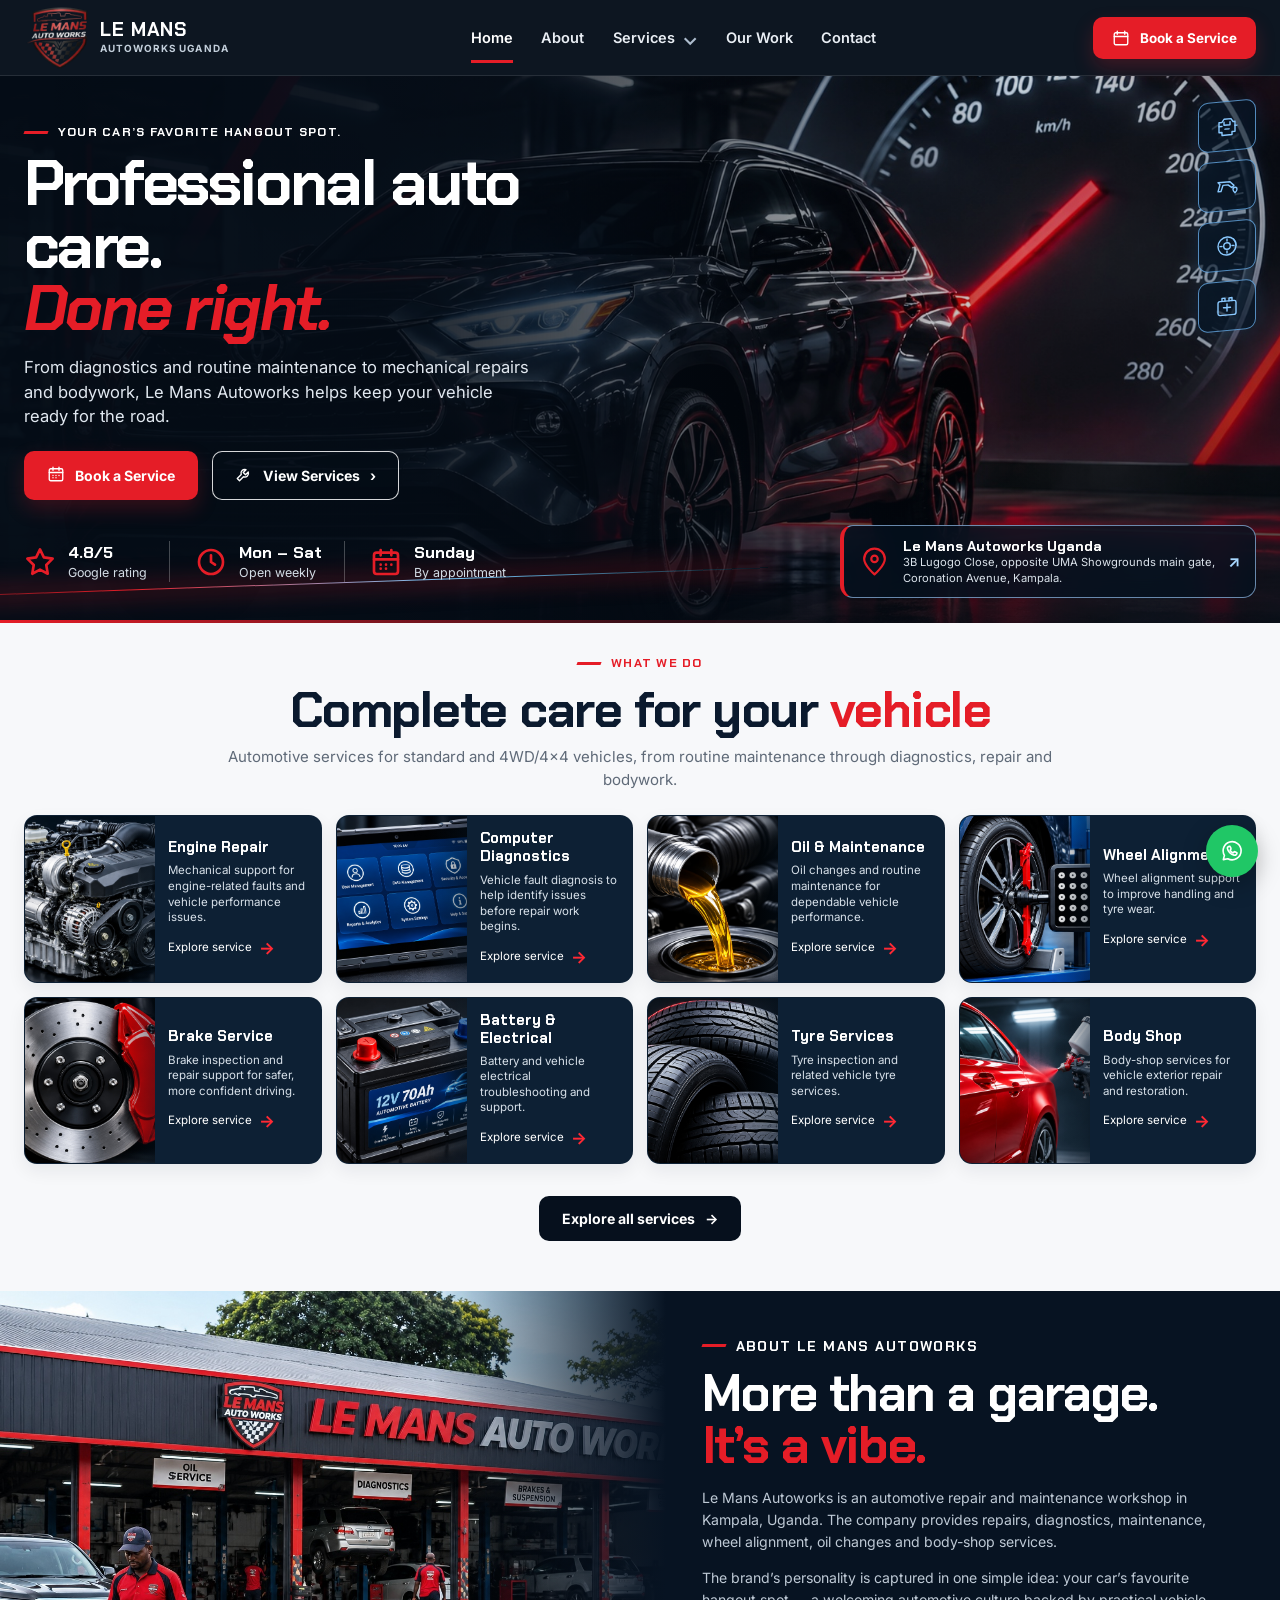
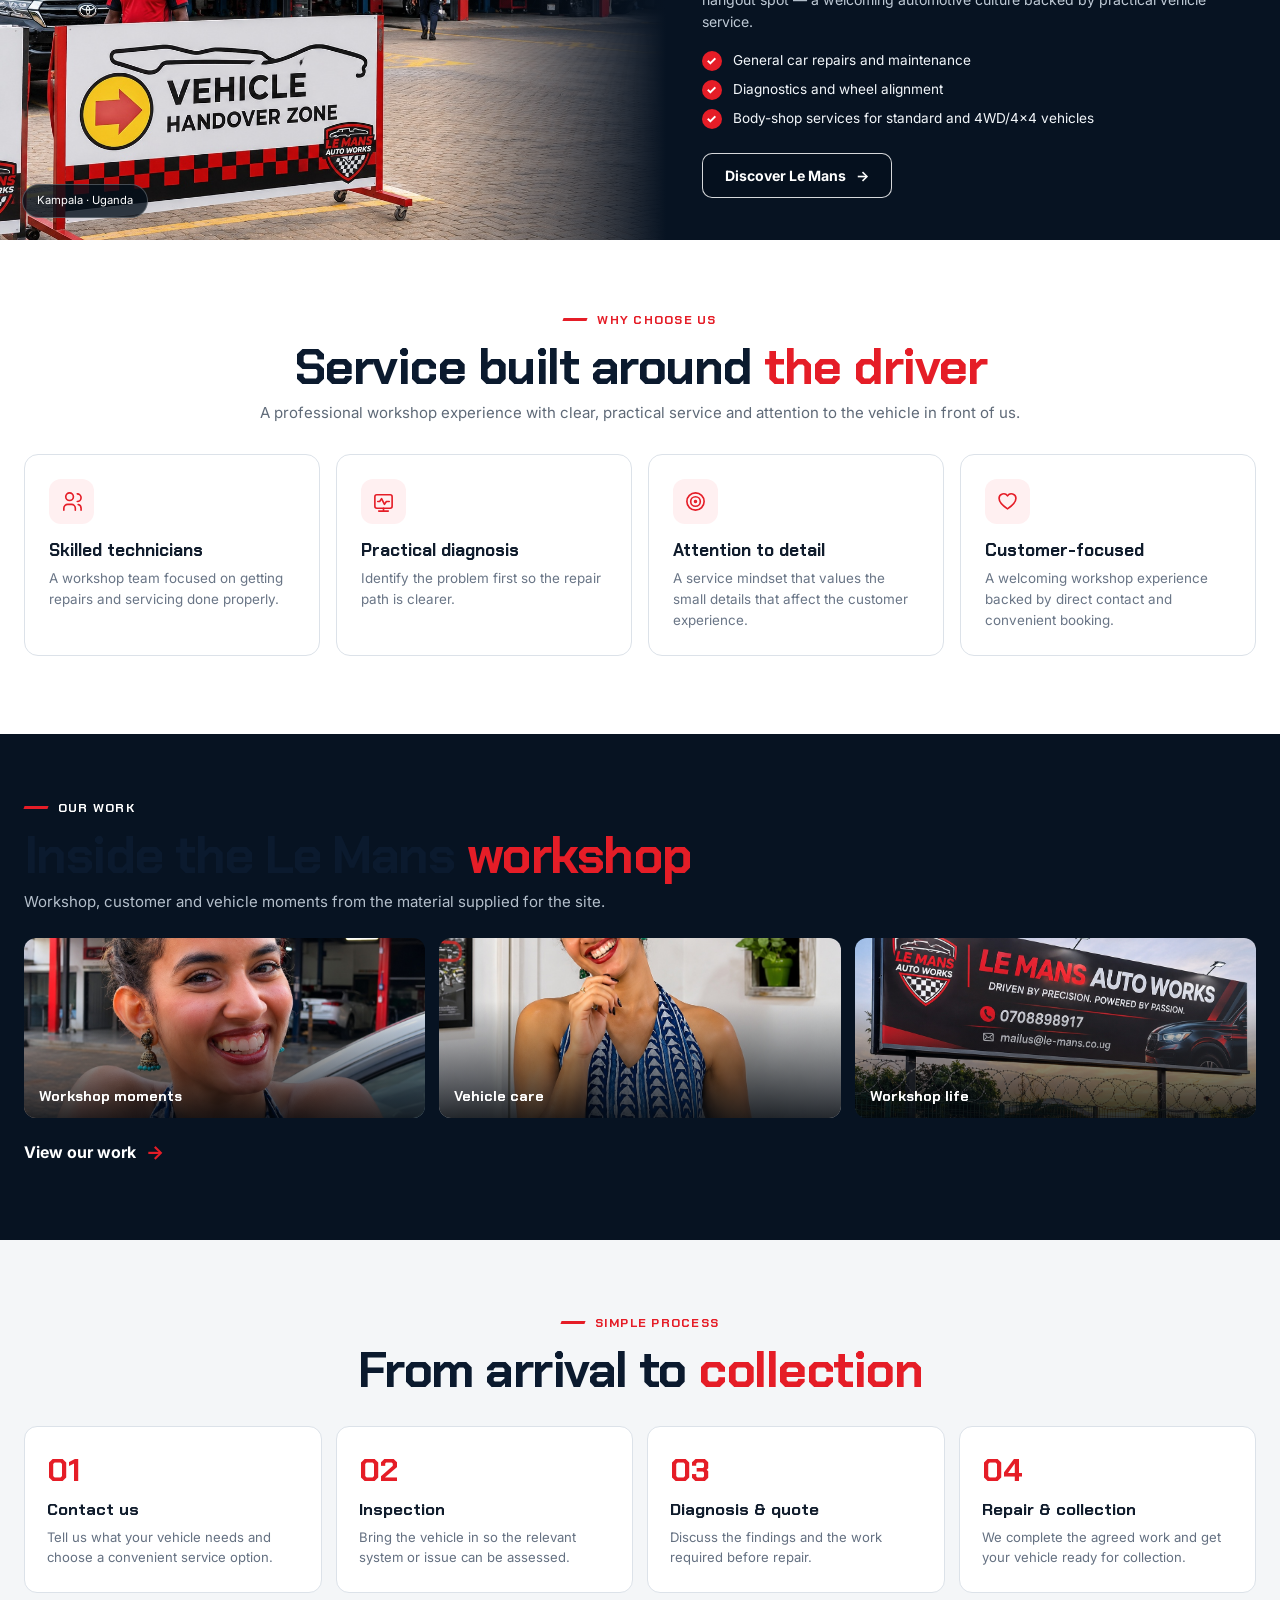
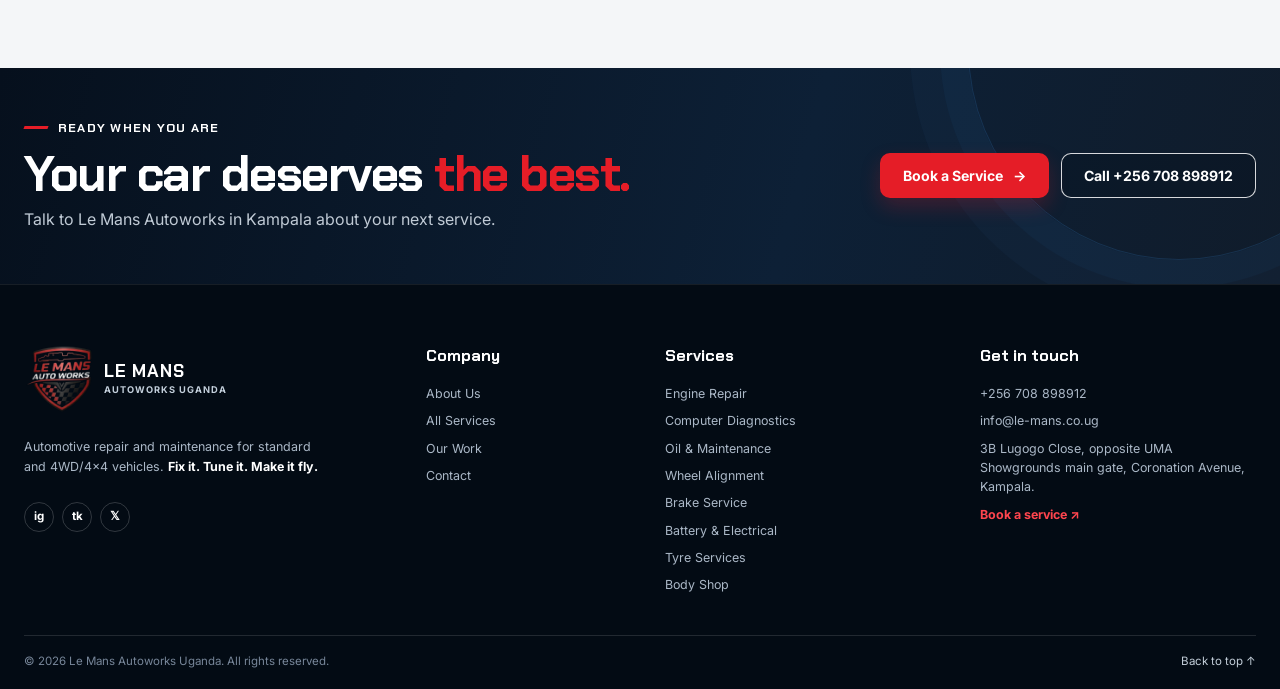
<file: index.html>
<!doctype html><html lang="en"><head><meta charset="utf-8"><meta name="viewport" content="width=device-width, initial-scale=1"><meta name="theme-color" content="#06101d"><meta name="description" content="Le Mans Autoworks Uganda — automotive repair, maintenance, diagnostics and body shop services in Kampala."><title>Home | Le Mans Autoworks Uganda</title><link rel="preconnect" href="https://fonts.googleapis.com"><link rel="preconnect" href="https://fonts.gstatic.com" crossorigin><link href="https://fonts.googleapis.com/css2?family=Chakra+Petch:wght@400;500;600;700&family=Inter:wght@400;500;600;700;800&display=swap" rel="stylesheet"><link rel="stylesheet" href="assets/css/style.css"> <link rel="icon" type="image/png" sizes="32x32" href="favicon-32.png"><link rel="apple-touch-icon" href="favicon.png"></head><body id="top" data-page="home"><div id="header-mount"><header class="site-header" id="site-header"><div class="container header-inner">
<a class="brand" href="index.html" aria-label="Le Mans Autoworks home"><img class="brand-logo" src="assets/images/lemans-logo.png" alt="Le Mans Auto Works logo"><span class="brand-name"><strong>LE MANS</strong><small>AUTOWORKS UGANDA</small></span></a>
<nav class="main-nav" id="main-nav" aria-label="Main navigation">
<a data-nav="home" href="index.html">Home</a><a data-nav="about" href="about.html">About</a>
<div class="nav-dropdown"><a data-nav="services" href="services.html" class="nav-services-link">Services <span class="chevron">⌄</span></a><div class="dropdown-menu"><a href="engine-repair.html">Engine Repair</a><a href="diagnostics.html">Computer Diagnostics</a><a href="maintenance.html">Oil & Maintenance</a><a href="wheel-alignment.html">Wheel Alignment</a><a href="brake-service.html">Brake Service</a><a href="electrical.html">Battery & Electrical</a><a href="tyres.html">Tyre Services</a><a href="body-shop.html">Body Shop</a></div></div>
<a data-nav="work" href="work.html">Our Work</a><a data-nav="contact" href="contact.html">Contact</a>
<div class="mobile-book"><a class="btn btn-primary" href="book-service.html">Book a Service <span>↗</span></a></div></nav>
<a class="btn btn-primary header-book" href="book-service.html"><svg viewBox="0 0 24 24" aria-hidden="true"><rect x="3" y="5" width="18" height="16" rx="2"/><path d="M7 3v4M17 3v4M3 10h18"/></svg>Book a Service</a>
<button class="nav-toggle" id="nav-toggle" type="button" aria-label="Open menu" aria-expanded="false"><span></span><span></span><span></span></button>
</div></header></div><main>
<section class="home-hero"><div class="hero-art" aria-hidden="true"></div><div class="hero-glow" aria-hidden="true"></div><div class="container hero-content"><div class="hero-copy reveal"><p class="eyebrow light"><i></i>Your car’s favorite hangout spot.</p><h1>Professional auto care.<br><em>Done right.</em></h1><p class="hero-lead">From diagnostics and routine maintenance to mechanical repairs and bodywork, Le Mans Autoworks helps keep your vehicle ready for the road.</p><div class="hero-actions"><a class="btn btn-primary" href="book-service.html"><span data-icon="calendar"></span>Book a Service</a><a class="btn btn-outline" href="services.html"><span data-icon="wrench"></span>View Services <b>›</b></a></div></div><div class="hero-tech-stack" aria-label="Automotive service highlights"><span data-icon="engine"></span><span data-icon="oil"></span><span data-icon="brake"></span><span data-icon="battery"></span></div><div class="hero-info-row"><div class="hero-facts"><div class="hero-fact"><span class="fact-icon" data-icon="star"></span><div><strong>4.8/5</strong><small>Google rating</small></div></div><div class="hero-fact"><span class="fact-icon" data-icon="clock"></span><div><strong>Mon – Sat</strong><small>Open weekly</small></div></div><div class="hero-fact"><span class="fact-icon" data-icon="calendar"></span><div><strong>Sunday</strong><small>By appointment</small></div></div></div><a class="location-chip" href="https://www.google.com/maps/search/?api=1&query=Le+Mans+Autoworks+3B+Lugogo+Close+Kampala" target="_blank" rel="noopener"><span data-icon="pin"></span><span><strong>Le Mans Autoworks Uganda</strong><small>3B Lugogo Close, opposite UMA Showgrounds main gate,<br>Coronation Avenue, Kampala.</small></span><b>↗</b></a></div></div><div class="hero-bottom-line"></div></section>
<section class="section services-preview" id="services"><div class="container"><div class="section-heading centered reveal"><p class="eyebrow"><i></i>What we do</p><h2>Complete care for your <em>vehicle</em></h2><p>Automotive services for standard and 4WD/4x4 vehicles, from routine maintenance through diagnostics, repair and bodywork.</p></div><div class="service-grid home-service-grid"><a class="service-card light" href="engine-repair.html"><span class="service-photo"><img src="assets/images/engine-repair.jpg" alt="Illustrative image for Engine Repair" loading="lazy"></span><span class="service-card-content"><span class="service-icon" data-icon="engine"></span><strong>Engine Repair</strong><span class="service-blurb">Mechanical support for engine-related faults and vehicle performance issues.</span><span class="service-more">Explore service <b>→</b></span></span></a><a class="service-card light" href="diagnostics.html"><span class="service-photo"><img src="assets/images/diagnostics.jpg" alt="Illustrative image for Computer Diagnostics" loading="lazy"></span><span class="service-card-content"><span class="service-icon" data-icon="scan"></span><strong>Computer Diagnostics</strong><span class="service-blurb">Vehicle fault diagnosis to help identify issues before repair work begins.</span><span class="service-more">Explore service <b>→</b></span></span></a><a class="service-card light" href="maintenance.html"><span class="service-photo"><img src="assets/images/maintenance.jpg" alt="Illustrative image for Oil & Maintenance" loading="lazy"></span><span class="service-card-content"><span class="service-icon" data-icon="oil"></span><strong>Oil & Maintenance</strong><span class="service-blurb">Oil changes and routine maintenance for dependable vehicle performance.</span><span class="service-more">Explore service <b>→</b></span></span></a><a class="service-card light" href="wheel-alignment.html"><span class="service-photo"><img src="assets/images/wheel-alignment.jpg" alt="Illustrative image for Wheel Alignment" loading="lazy"></span><span class="service-card-content"><span class="service-icon" data-icon="wheel"></span><strong>Wheel Alignment</strong><span class="service-blurb">Wheel alignment support to improve handling and tyre wear.</span><span class="service-more">Explore service <b>→</b></span></span></a><a class="service-card light" href="brake-service.html"><span class="service-photo"><img src="assets/images/brake-service.jpg" alt="Illustrative image for Brake Service" loading="lazy"></span><span class="service-card-content"><span class="service-icon" data-icon="brake"></span><strong>Brake Service</strong><span class="service-blurb">Brake inspection and repair support for safer, more confident driving.</span><span class="service-more">Explore service <b>→</b></span></span></a><a class="service-card light" href="electrical.html"><span class="service-photo"><img src="assets/images/electrical.jpg" alt="Illustrative image for Battery & Electrical" loading="lazy"></span><span class="service-card-content"><span class="service-icon" data-icon="battery"></span><strong>Battery & Electrical</strong><span class="service-blurb">Battery and vehicle electrical troubleshooting and support.</span><span class="service-more">Explore service <b>→</b></span></span></a><a class="service-card light" href="tyres.html"><span class="service-photo"><img src="assets/images/tyres.jpg" alt="Illustrative image for Tyre Services" loading="lazy"></span><span class="service-card-content"><span class="service-icon" data-icon="tyre"></span><strong>Tyre Services</strong><span class="service-blurb">Tyre inspection and related vehicle tyre services.</span><span class="service-more">Explore service <b>→</b></span></span></a><a class="service-card light" href="body-shop.html"><span class="service-photo"><img src="assets/images/body-shop.jpg" alt="Illustrative image for Body Shop" loading="lazy"></span><span class="service-card-content"><span class="service-icon" data-icon="body"></span><strong>Body Shop</strong><span class="service-blurb">Body-shop services for vehicle exterior repair and restoration.</span><span class="service-more">Explore service <b>→</b></span></span></a></div><div class="center-action"><a class="btn btn-dark" href="services.html">Explore all services <b>→</b></a></div></div></section>
<section class="about-band"><div class="about-image"><img src="assets/images/workshop-front.jpg" alt="Le Mans Autoworks workshop frontage" loading="lazy"><span class="image-tag">Kampala · Uganda</span></div><div class="about-copy"><p class="eyebrow light"><i></i>About Le Mans Autoworks</p><h2>More than a garage.<br><em>It’s a vibe.</em></h2><p>Le Mans Autoworks is an automotive repair and maintenance workshop in Kampala, Uganda. The company provides repairs, diagnostics, maintenance, wheel alignment, oil changes and body-shop services.</p><p>The brand’s personality is captured in one simple idea: your car’s favourite hangout spot — a welcoming automotive culture backed by practical vehicle service.</p><ul class="tick-list"><li>General car repairs and maintenance</li><li>Diagnostics and wheel alignment</li><li>Body-shop services for standard and 4WD/4x4 vehicles</li></ul><a class="btn btn-outline" href="about.html">Discover Le Mans <b>→</b></a></div></section>
<section class="section reason-section"><div class="container"><div class="section-heading centered reveal"><p class="eyebrow"><i></i>Why choose us</p><h2>Service built around <em>the driver</em></h2><p>A professional workshop experience with clear, practical service and attention to the vehicle in front of us.</p></div><div class="reason-grid"><article class="reason-card reveal"><span data-icon="users"></span><h3>Skilled technicians</h3><p>A workshop team focused on getting repairs and servicing done properly.</p></article><article class="reason-card reveal"><span data-icon="scan"></span><h3>Practical diagnosis</h3><p>Identify the problem first so the repair path is clearer.</p></article><article class="reason-card reveal"><span data-icon="target"></span><h3>Attention to detail</h3><p>A service mindset that values the small details that affect the customer experience.</p></article><article class="reason-card reveal"><span data-icon="heart"></span><h3>Customer-focused</h3><p>A welcoming workshop experience backed by direct contact and convenient booking.</p></article></div></div></section>
<section class="work-strip"><div class="container"><div class="section-heading reveal"><p class="eyebrow light"><i></i>Our work</p><h2>Inside the Le Mans <em>workshop</em></h2><p>Workshop, customer and vehicle moments from the material supplied for the site.</p></div><div class="mini-gallery"><a href="work.html" class="mini-photo"><img src="assets/images/workshop-sign.jpg" alt="Workshop and customer experience" loading="lazy"><span>Workshop moments</span></a><a href="work.html" class="mini-photo"><img src="assets/images/vehicle-service.jpg" alt="Vehicle service moment" loading="lazy"><span>Vehicle care</span></a><a href="work.html" class="mini-photo"><img src="assets/images/technician.jpg" alt="Automotive workshop detail" loading="lazy"><span>Workshop life</span></a></div><a class="text-link" href="work.html">View our work <b>→</b></a></div></section>
<section class="section process-section"><div class="container"><div class="section-heading centered reveal"><p class="eyebrow"><i></i>Simple process</p><h2>From arrival to <em>collection</em></h2></div><div class="process-grid"><article class="process-card"><span>01</span><h3>Contact us</h3><p>Tell us what your vehicle needs and choose a convenient service option.</p></article><article class="process-card"><span>02</span><h3>Inspection</h3><p>Bring the vehicle in so the relevant system or issue can be assessed.</p></article><article class="process-card"><span>03</span><h3>Diagnosis & quote</h3><p>Discuss the findings and the work required before repair.</p></article><article class="process-card"><span>04</span><h3>Repair & collection</h3><p>We complete the agreed work and get your vehicle ready for collection.</p></article></div></div></section>
<section class="cta-band"><div class="container cta-inner"><div><p class="eyebrow light"><i></i>Ready when you are</p><h2>Your car deserves <em>the best.</em></h2><p>Talk to Le Mans Autoworks in Kampala about your next service.</p></div><div class="cta-actions"><a class="btn btn-primary" href="book-service.html">Book a Service <b>→</b></a><a class="btn btn-outline" href="tel:+256708898912">Call +256 708 898912</a></div></div></section></main><div id="footer-mount"><footer class="site-footer"><div class="container footer-grid"><div class="footer-brand-col"><a class="brand footer-brand" href="index.html" aria-label="Le Mans Autoworks home"><img class="brand-logo footer-brand-logo" src="assets/images/lemans-logo.png" alt="Le Mans Auto Works logo"><span class="brand-name footer-brand-name"><strong>LE MANS</strong><small>AUTOWORKS UGANDA</small></span></a><p>Automotive repair and maintenance for standard and 4WD/4x4 vehicles. <strong>Fix it. Tune it. Make it fly.</strong></p><div class="social-row"><a href="https://www.instagram.com/lemans.autoworksug/" target="_blank" rel="noopener" aria-label="Instagram">ig</a><a href="https://www.tiktok.com/@lemansautoworks" target="_blank" rel="noopener" aria-label="TikTok">tk</a><a href="https://x.com/LeMansAutoworks" target="_blank" rel="noopener" aria-label="X">𝕏</a></div></div>
<div><h3>Company</h3><a href="about.html">About Us</a><a href="services.html">All Services</a><a href="work.html">Our Work</a><a href="contact.html">Contact</a></div>
<div><h3>Services</h3><a href="engine-repair.html">Engine Repair</a><a href="diagnostics.html">Computer Diagnostics</a><a href="maintenance.html">Oil & Maintenance</a><a href="wheel-alignment.html">Wheel Alignment</a><a href="brake-service.html">Brake Service</a><a href="electrical.html">Battery & Electrical</a><a href="tyres.html">Tyre Services</a><a href="body-shop.html">Body Shop</a></div>
<div><h3>Get in touch</h3><a href="tel:+256708898912">+256 708 898912</a><a href="mailto:info@le-mans.co.ug">info@le-mans.co.ug</a><p>3B Lugogo Close, opposite UMA Showgrounds main gate, Coronation Avenue, Kampala.</p><a class="footer-book" href="book-service.html">Book a service <span>↗</span></a></div></div><div class="container footer-bottom"><span>© <span data-year></span> Le Mans Autoworks Uganda. All rights reserved.</span><a href="#top">Back to top ↑</a></div></footer>
<a class="whatsapp-float" href="https://wa.me/256708898912" target="_blank" rel="noopener" aria-label="Chat with Le Mans Autoworks on WhatsApp"><svg viewBox="0 0 24 24" aria-hidden="true"><path d="M20.4 11.8a8.3 8.3 0 0 1-12.3 7.3L4 20l1-4a8.3 8.3 0 1 1 15.4-4.2Z"/><path d="M8.6 8.2c.3-.5.6-.5.9-.5h.4c.2 0 .4.1.5.4l.7 1.7c.1.2.1.4-.1.6l-.5.6c-.2.2-.2.4 0 .6.5.9 1.3 1.6 2.2 2 .2.1.4.1.6-.1l.7-.8c.2-.2.4-.2.6-.1l1.6.8c.3.1.4.3.4.5 0 .3-.2 1-.7 1.4-.5.5-1.3.7-2 .5-1.4-.3-2.9-1.1-4-2.2-1.1-1.1-1.9-2.4-2.1-3.7-.2-.7.1-1.4.5-1.8Z"/></svg></a>
<button class="to-top" id="to-top" aria-label="Back to top">↑</button></div><script src="assets/js/site.js"></script></body></html>
</file>
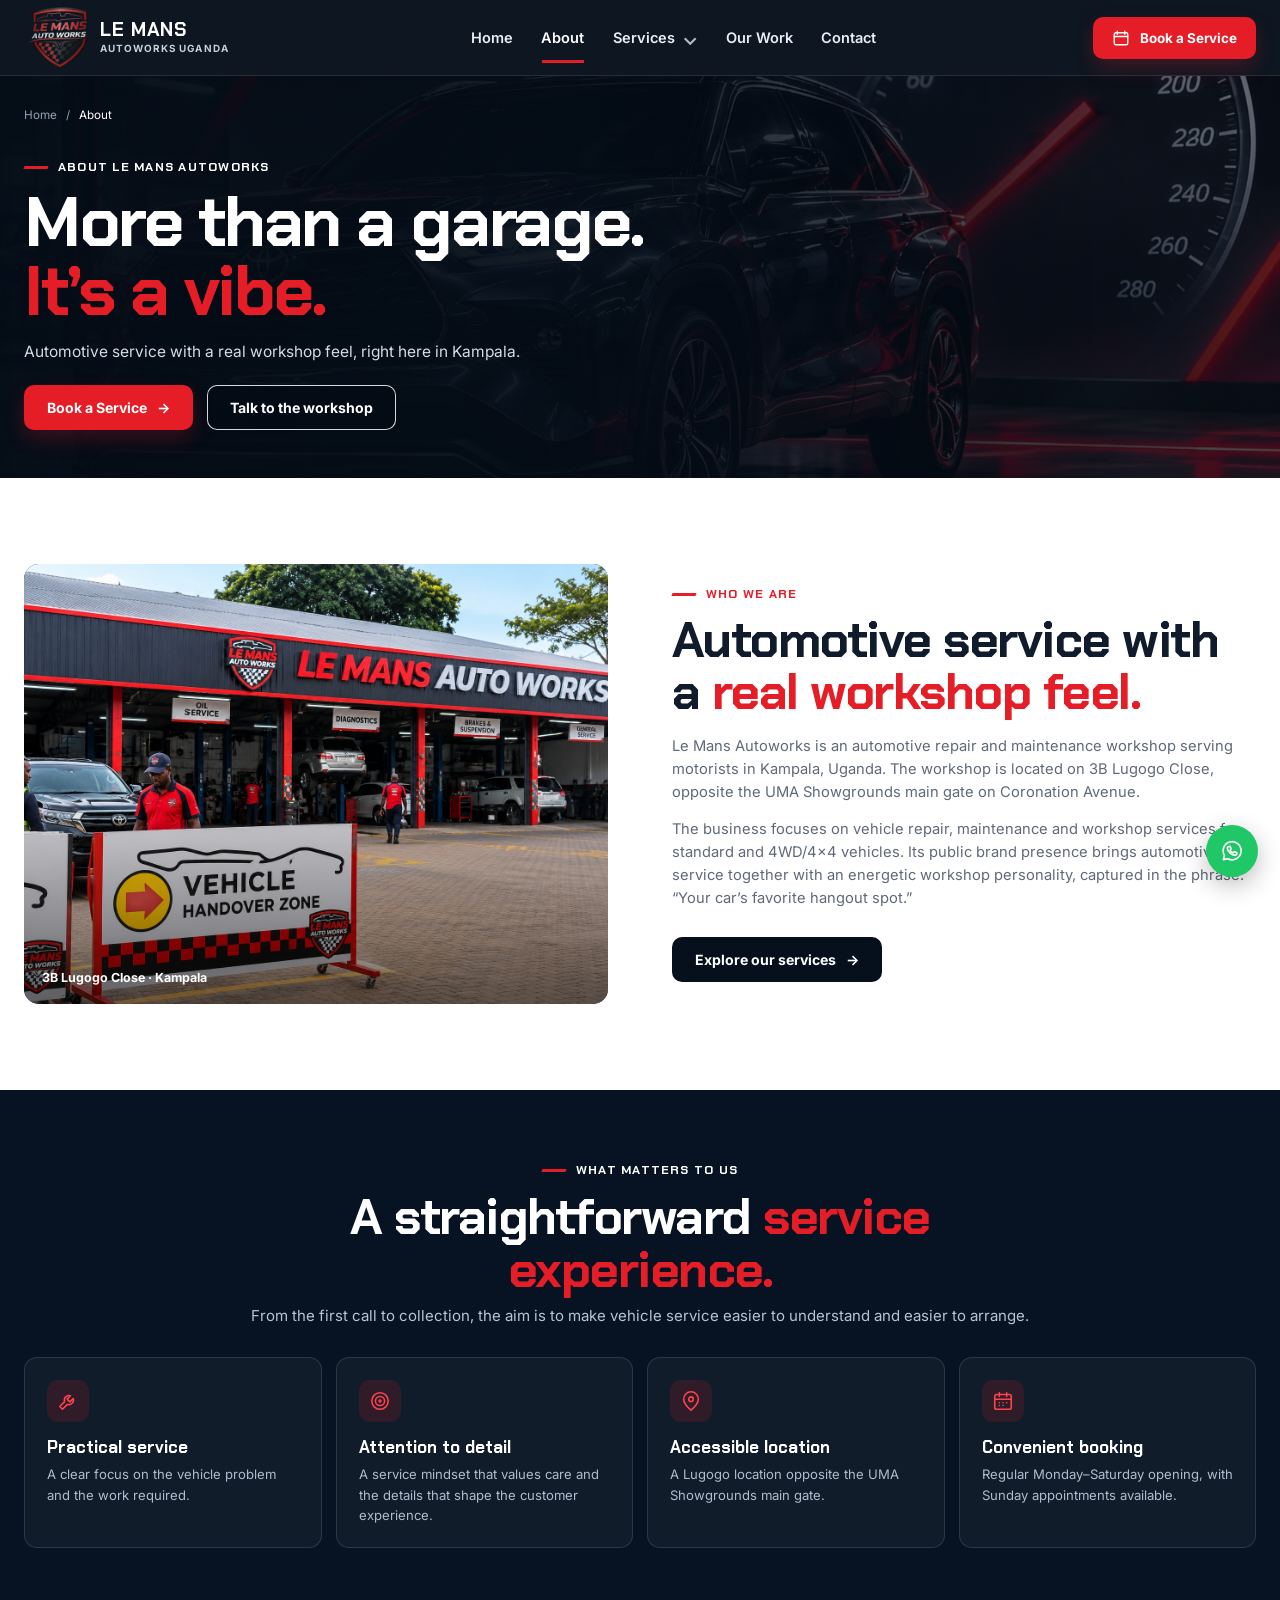
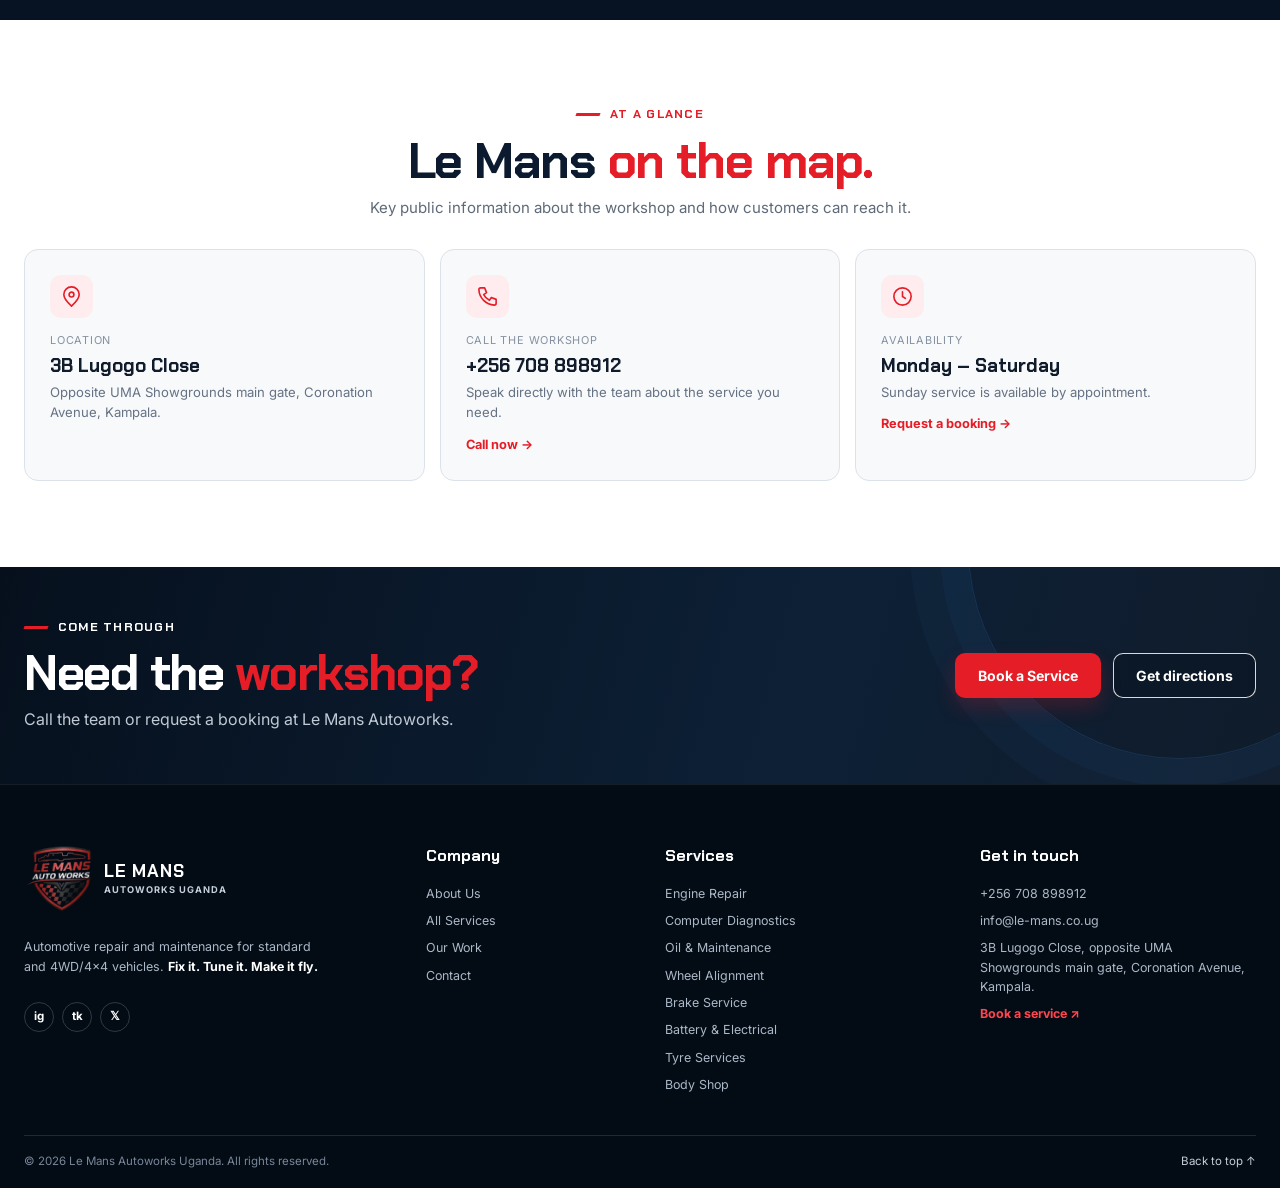
<file: about.html>
<!doctype html><html lang="en"><head><meta charset="utf-8"><meta name="viewport" content="width=device-width, initial-scale=1"><meta name="theme-color" content="#06101d"><meta name="description" content="Le Mans Autoworks Uganda — automotive repair, maintenance, diagnostics and body shop services in Kampala."><title>About | Le Mans Autoworks Uganda</title><link rel="preconnect" href="https://fonts.googleapis.com"><link rel="preconnect" href="https://fonts.gstatic.com" crossorigin><link href="https://fonts.googleapis.com/css2?family=Chakra+Petch:wght@400;500;600;700&family=Inter:wght@400;500;600;700;800&display=swap" rel="stylesheet"><link rel="stylesheet" href="assets/css/style.css"> <link rel="icon" type="image/png" sizes="32x32" href="favicon-32.png"><link rel="apple-touch-icon" href="favicon.png"></head><body id="top" data-page="about"><div id="header-mount"><header class="site-header" id="site-header"><div class="container header-inner">
<a class="brand" href="index.html" aria-label="Le Mans Autoworks home"><img class="brand-logo" src="assets/images/lemans-logo.png" alt="Le Mans Auto Works logo"><span class="brand-name"><strong>LE MANS</strong><small>AUTOWORKS UGANDA</small></span></a>
<nav class="main-nav" id="main-nav" aria-label="Main navigation">
<a data-nav="home" href="index.html">Home</a><a data-nav="about" href="about.html">About</a>
<div class="nav-dropdown"><a data-nav="services" href="services.html" class="nav-services-link">Services <span class="chevron">⌄</span></a><div class="dropdown-menu"><a href="engine-repair.html">Engine Repair</a><a href="diagnostics.html">Computer Diagnostics</a><a href="maintenance.html">Oil & Maintenance</a><a href="wheel-alignment.html">Wheel Alignment</a><a href="brake-service.html">Brake Service</a><a href="electrical.html">Battery & Electrical</a><a href="tyres.html">Tyre Services</a><a href="body-shop.html">Body Shop</a></div></div>
<a data-nav="work" href="work.html">Our Work</a><a data-nav="contact" href="contact.html">Contact</a>
<div class="mobile-book"><a class="btn btn-primary" href="book-service.html">Book a Service <span>↗</span></a></div></nav>
<a class="btn btn-primary header-book" href="book-service.html"><svg viewBox="0 0 24 24" aria-hidden="true"><rect x="3" y="5" width="18" height="16" rx="2"/><path d="M7 3v4M17 3v4M3 10h18"/></svg>Book a Service</a>
<button class="nav-toggle" id="nav-toggle" type="button" aria-label="Open menu" aria-expanded="false"><span></span><span></span><span></span></button>
</div></header></div><main><section class="page-hero"><div class="page-hero-art"></div><div class="container page-hero-inner"><div class="breadcrumbs"><a href="index.html">Home</a><span>/</span><span>About</span></div><p class="eyebrow light"><i></i>About Le Mans Autoworks</p><h1>More than a garage.<br><em>It’s a vibe.</em></h1><p>Automotive service with a real workshop feel, right here in Kampala.</p><div class="hero-actions"><a class="btn btn-primary" href="book-service.html">Book a Service <b>→</b></a><a class="btn btn-outline" href="contact.html">Talk to the workshop</a></div></div></section>
<section class="section"><div class="container about-intro-grid"><div class="about-photo reveal"><img src="assets/images/workshop-front.jpg" alt="Le Mans Autoworks workshop frontage" loading="lazy"><span class="photo-caption">3B Lugogo Close · Kampala</span></div><div class="about-intro-copy reveal"><p class="eyebrow"><i></i>Who we are</p><h2>Automotive service with a <em>real workshop feel.</em></h2><p>Le Mans Autoworks is an automotive repair and maintenance workshop serving motorists in Kampala, Uganda. The workshop is located on 3B Lugogo Close, opposite the UMA Showgrounds main gate on Coronation Avenue.</p><p>The business focuses on vehicle repair, maintenance and workshop services for standard and 4WD/4x4 vehicles. Its public brand presence brings automotive service together with an energetic workshop personality, captured in the phrase: “Your car’s favorite hangout spot.”</p><a class="btn btn-dark" href="services.html">Explore our services <b>→</b></a></div></div></section>
<section class="values-band"><div class="container"><div class="section-heading centered light-heading reveal"><p class="eyebrow light"><i></i>What matters to us</p><h2>A straightforward <em>service experience.</em></h2><p>From the first call to collection, the aim is to make vehicle service easier to understand and easier to arrange.</p></div><div class="values-grid"><article><span data-icon="wrench"></span><h3>Practical service</h3><p>A clear focus on the vehicle problem and the work required.</p></article><article><span data-icon="target"></span><h3>Attention to detail</h3><p>A service mindset that values care and the details that shape the customer experience.</p></article><article><span data-icon="pin"></span><h3>Accessible location</h3><p>A Lugogo location opposite the UMA Showgrounds main gate.</p></article><article><span data-icon="calendar"></span><h3>Convenient booking</h3><p>Regular Monday–Saturday opening, with Sunday appointments available.</p></article></div></div></section>
<section class="section"><div class="container"><div class="section-heading centered reveal"><p class="eyebrow"><i></i>At a glance</p><h2>Le Mans <em>on the map.</em></h2><p>Key public information about the workshop and how customers can reach it.</p></div><div class="glance-grid"><div class="glance-card"><span data-icon="pin"></span><small>Location</small><strong>3B Lugogo Close</strong><p>Opposite UMA Showgrounds main gate, Coronation Avenue, Kampala.</p></div><div class="glance-card"><span data-icon="phone"></span><small>Call the workshop</small><strong>+256 708 898912</strong><p>Speak directly with the team about the service you need.</p><a href="tel:+256708898912">Call now →</a></div><div class="glance-card"><span data-icon="clock"></span><small>Availability</small><strong>Monday – Saturday</strong><p>Sunday service is available by appointment.</p><a href="book-service.html">Request a booking →</a></div></div></div></section>
<section class="cta-band"><div class="container cta-inner"><div><p class="eyebrow light"><i></i>Come through</p><h2>Need the <em>workshop?</em></h2><p>Call the team or request a booking at Le Mans Autoworks.</p></div><div class="cta-actions"><a class="btn btn-primary" href="book-service.html">Book a Service</a><a class="btn btn-outline" href="contact.html">Get directions</a></div></div></section></main><div id="footer-mount"><footer class="site-footer"><div class="container footer-grid"><div class="footer-brand-col"><a class="brand footer-brand" href="index.html" aria-label="Le Mans Autoworks home"><img class="brand-logo footer-brand-logo" src="assets/images/lemans-logo.png" alt="Le Mans Auto Works logo"><span class="brand-name footer-brand-name"><strong>LE MANS</strong><small>AUTOWORKS UGANDA</small></span></a><p>Automotive repair and maintenance for standard and 4WD/4x4 vehicles. <strong>Fix it. Tune it. Make it fly.</strong></p><div class="social-row"><a href="https://www.instagram.com/lemans.autoworksug/" target="_blank" rel="noopener" aria-label="Instagram">ig</a><a href="https://www.tiktok.com/@lemansautoworks" target="_blank" rel="noopener" aria-label="TikTok">tk</a><a href="https://x.com/LeMansAutoworks" target="_blank" rel="noopener" aria-label="X">𝕏</a></div></div>
<div><h3>Company</h3><a href="about.html">About Us</a><a href="services.html">All Services</a><a href="work.html">Our Work</a><a href="contact.html">Contact</a></div>
<div><h3>Services</h3><a href="engine-repair.html">Engine Repair</a><a href="diagnostics.html">Computer Diagnostics</a><a href="maintenance.html">Oil & Maintenance</a><a href="wheel-alignment.html">Wheel Alignment</a><a href="brake-service.html">Brake Service</a><a href="electrical.html">Battery & Electrical</a><a href="tyres.html">Tyre Services</a><a href="body-shop.html">Body Shop</a></div>
<div><h3>Get in touch</h3><a href="tel:+256708898912">+256 708 898912</a><a href="mailto:info@le-mans.co.ug">info@le-mans.co.ug</a><p>3B Lugogo Close, opposite UMA Showgrounds main gate, Coronation Avenue, Kampala.</p><a class="footer-book" href="book-service.html">Book a service <span>↗</span></a></div></div><div class="container footer-bottom"><span>© <span data-year></span> Le Mans Autoworks Uganda. All rights reserved.</span><a href="#top">Back to top ↑</a></div></footer>
<a class="whatsapp-float" href="https://wa.me/256708898912" target="_blank" rel="noopener" aria-label="Chat with Le Mans Autoworks on WhatsApp"><svg viewBox="0 0 24 24" aria-hidden="true"><path d="M20.4 11.8a8.3 8.3 0 0 1-12.3 7.3L4 20l1-4a8.3 8.3 0 1 1 15.4-4.2Z"/><path d="M8.6 8.2c.3-.5.6-.5.9-.5h.4c.2 0 .4.1.5.4l.7 1.7c.1.2.1.4-.1.6l-.5.6c-.2.2-.2.4 0 .6.5.9 1.3 1.6 2.2 2 .2.1.4.1.6-.1l.7-.8c.2-.2.4-.2.6-.1l1.6.8c.3.1.4.3.4.5 0 .3-.2 1-.7 1.4-.5.5-1.3.7-2 .5-1.4-.3-2.9-1.1-4-2.2-1.1-1.1-1.9-2.4-2.1-3.7-.2-.7.1-1.4.5-1.8Z"/></svg></a>
<button class="to-top" id="to-top" aria-label="Back to top">↑</button></div><script src="assets/js/site.js"></script></body></html>
</file>
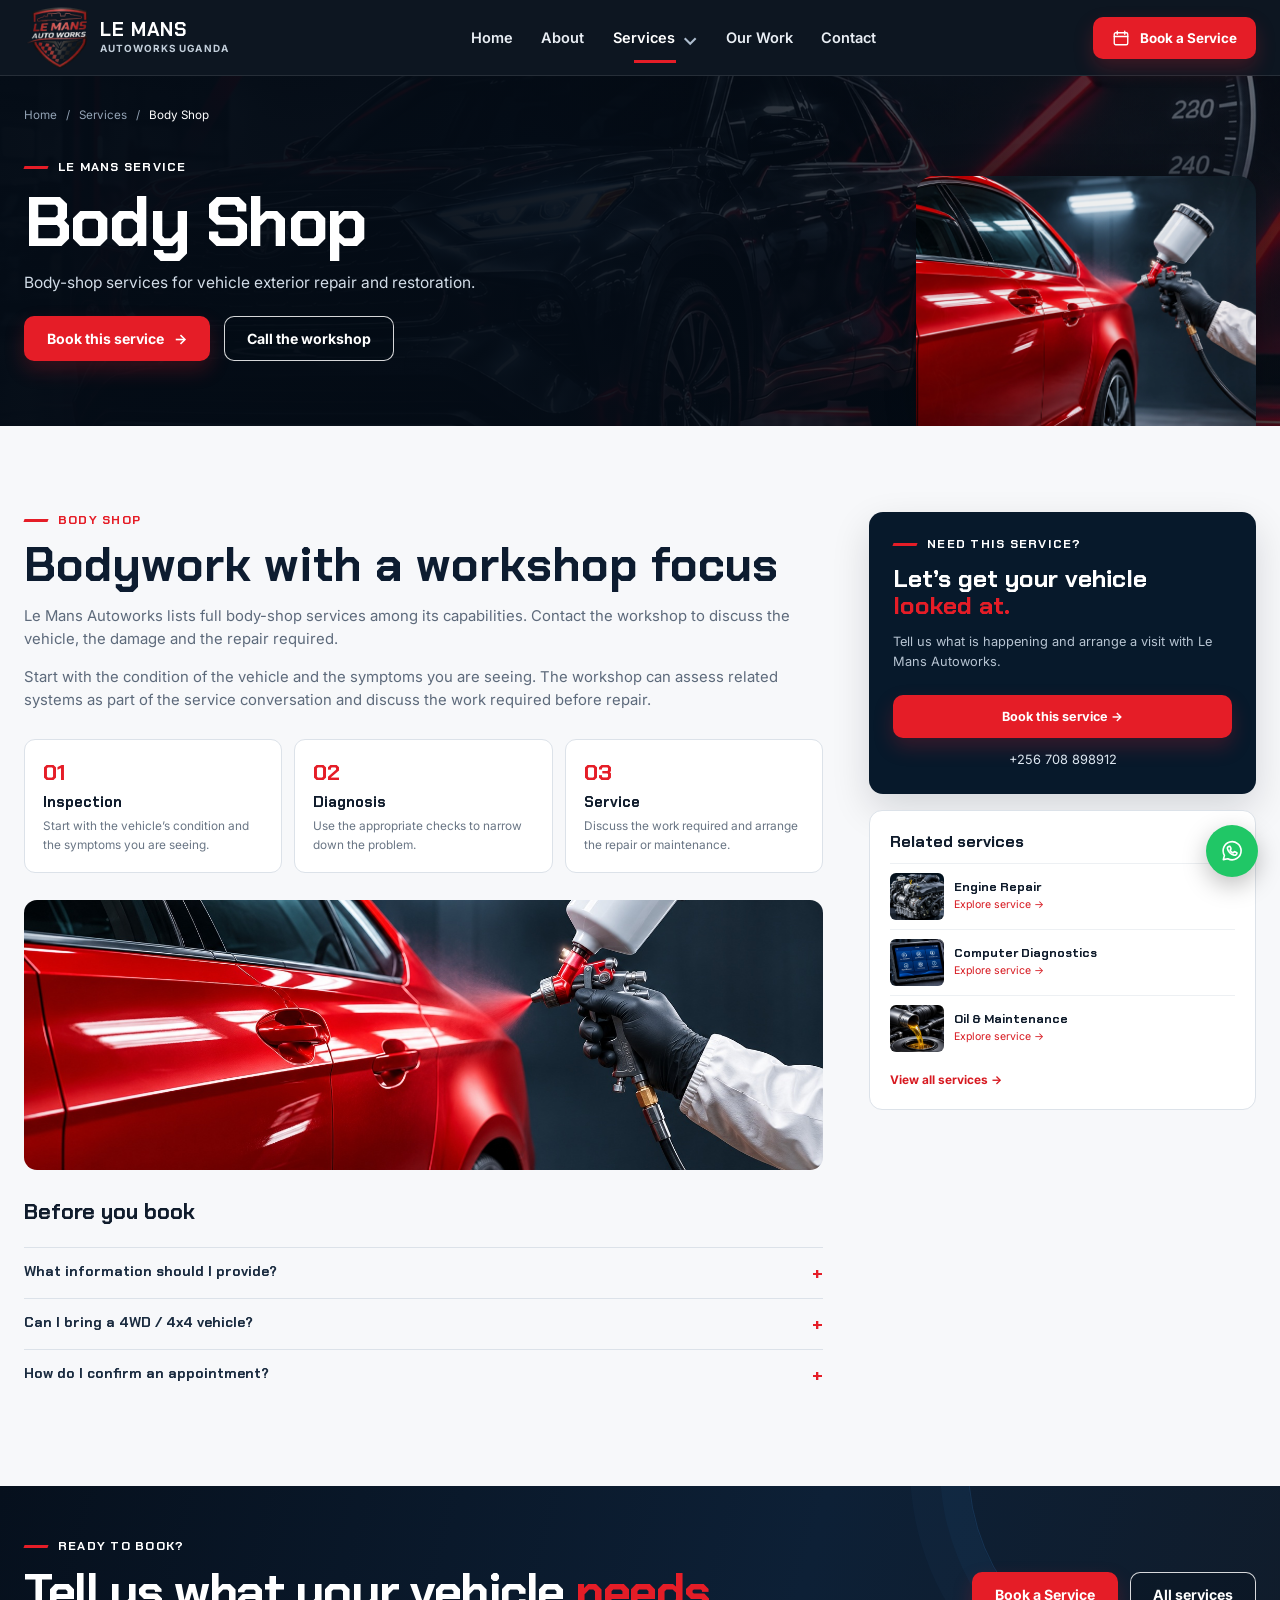
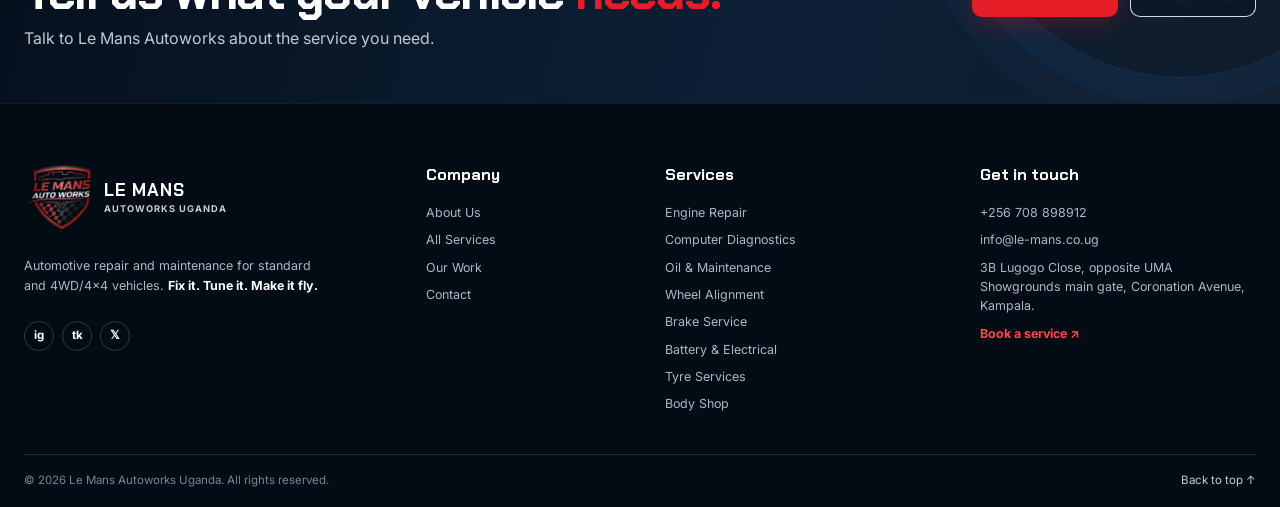
<file: body-shop.html>
<!doctype html><html lang="en"><head><meta charset="utf-8"><meta name="viewport" content="width=device-width, initial-scale=1"><meta name="theme-color" content="#06101d"><meta name="description" content="Le Mans Autoworks Uganda — automotive repair, maintenance, diagnostics and body shop services in Kampala."><title>Body Shop | Le Mans Autoworks Uganda</title><link rel="preconnect" href="https://fonts.googleapis.com"><link rel="preconnect" href="https://fonts.gstatic.com" crossorigin><link href="https://fonts.googleapis.com/css2?family=Chakra+Petch:wght@400;500;600;700&family=Inter:wght@400;500;600;700;800&display=swap" rel="stylesheet"><link rel="stylesheet" href="assets/css/style.css"> <link rel="icon" type="image/png" sizes="32x32" href="favicon-32.png"><link rel="apple-touch-icon" href="favicon.png"></head><body id="top" data-page="service"><div id="header-mount"><header class="site-header" id="site-header"><div class="container header-inner">
<a class="brand" href="index.html" aria-label="Le Mans Autoworks home"><img class="brand-logo" src="assets/images/lemans-logo.png" alt="Le Mans Auto Works logo"><span class="brand-name"><strong>LE MANS</strong><small>AUTOWORKS UGANDA</small></span></a>
<nav class="main-nav" id="main-nav" aria-label="Main navigation">
<a data-nav="home" href="index.html">Home</a><a data-nav="about" href="about.html">About</a>
<div class="nav-dropdown"><a data-nav="services" href="services.html" class="nav-services-link">Services <span class="chevron">⌄</span></a><div class="dropdown-menu"><a href="engine-repair.html">Engine Repair</a><a href="diagnostics.html">Computer Diagnostics</a><a href="maintenance.html">Oil & Maintenance</a><a href="wheel-alignment.html">Wheel Alignment</a><a href="brake-service.html">Brake Service</a><a href="electrical.html">Battery & Electrical</a><a href="tyres.html">Tyre Services</a><a href="body-shop.html">Body Shop</a></div></div>
<a data-nav="work" href="work.html">Our Work</a><a data-nav="contact" href="contact.html">Contact</a>
<div class="mobile-book"><a class="btn btn-primary" href="book-service.html">Book a Service <span>↗</span></a></div></nav>
<a class="btn btn-primary header-book" href="book-service.html"><svg viewBox="0 0 24 24" aria-hidden="true"><rect x="3" y="5" width="18" height="16" rx="2"/><path d="M7 3v4M17 3v4M3 10h18"/></svg>Book a Service</a>
<button class="nav-toggle" id="nav-toggle" type="button" aria-label="Open menu" aria-expanded="false"><span></span><span></span><span></span></button>
</div></header></div><main><section class="page-hero service-hero"><div class="page-hero-art"></div><div class="container page-hero-inner"><div class="breadcrumbs"><a href="index.html">Home</a><span>/</span><a href="services.html">Services</a><span>/</span><span>Body Shop</span></div><p class="eyebrow light"><i></i>Le Mans service</p><h1>Body Shop</h1><p>Body-shop services for vehicle exterior repair and restoration.</p><div class="hero-actions"><a class="btn btn-primary" href="book-service.html?service=body-shop">Book this service <b>→</b></a><a class="btn btn-outline" href="tel:+256708898912">Call the workshop</a></div></div><div class="service-hero-image"><img src="assets/images/body-shop.jpg" alt="Illustrative Body Shop scene"></div></section>
<section class="section service-detail-section"><div class="container detail-layout"><article class="detail-main reveal"><p class="eyebrow"><i></i>Body Shop</p><h2>Bodywork with a workshop focus</h2><p>Le Mans Autoworks lists full body-shop services among its capabilities. Contact the workshop to discuss the vehicle, the damage and the repair required.</p><p>Start with the condition of the vehicle and the symptoms you are seeing. The workshop can assess related systems as part of the service conversation and discuss the work required before repair.</p><div class="detail-process"><div><span>01</span><h3>Inspection</h3><p>Start with the vehicle’s condition and the symptoms you are seeing.</p></div><div><span>02</span><h3>Diagnosis</h3><p>Use the appropriate checks to narrow down the problem.</p></div><div><span>03</span><h3>Service</h3><p>Discuss the work required and arrange the repair or maintenance.</p></div></div><div class="detail-image"><img src="assets/images/body-shop.jpg" alt="Illustrative Body Shop image" loading="lazy"></div><div class="faq-block"><h3>Before you book</h3><details><summary>What information should I provide?</summary><p>Share your vehicle make and model, the symptoms you have noticed, and any relevant service history or warning lights.</p></details><details><summary>Can I bring a 4WD / 4x4 vehicle?</summary><p>The company information supplied for this website indicates that services are available for standard and 4WD/4x4 vehicles. Mention your vehicle when requesting a booking.</p></details><details><summary>How do I confirm an appointment?</summary><p>Send a booking request through the website or call the workshop. The team can discuss timing and the vehicle requirement directly with you.</p></details></div></article><aside class="detail-sidebar reveal"><div class="sidebar-book"><p class="eyebrow light"><i></i>Need this service?</p><h3>Let’s get your vehicle <em>looked at.</em></h3><p>Tell us what is happening and arrange a visit with Le Mans Autoworks.</p><a class="btn btn-primary" href="book-service.html?service=body-shop">Book this service →</a><a class="sidebar-phone" href="tel:+256708898912">+256 708 898912</a></div><div class="related-services"><h3>Related services</h3><a href="engine-repair.html" class="related-link"><img src="assets/images/engine-repair.jpg" alt="" loading="lazy"><span><strong>Engine Repair</strong><small>Explore service →</small></span></a><a href="diagnostics.html" class="related-link"><img src="assets/images/diagnostics.jpg" alt="" loading="lazy"><span><strong>Computer Diagnostics</strong><small>Explore service →</small></span></a><a href="maintenance.html" class="related-link"><img src="assets/images/maintenance.jpg" alt="" loading="lazy"><span><strong>Oil & Maintenance</strong><small>Explore service →</small></span></a><a class="all-services-link" href="services.html">View all services →</a></div></aside></div></section><section class="cta-band"><div class="container cta-inner"><div><p class="eyebrow light"><i></i>Ready to book?</p><h2>Tell us what your vehicle <em>needs.</em></h2><p>Talk to Le Mans Autoworks about the service you need.</p></div><div class="cta-actions"><a class="btn btn-primary" href="book-service.html?service=body-shop">Book a Service</a><a class="btn btn-outline" href="services.html">All services</a></div></div></section></main><div id="footer-mount"><footer class="site-footer"><div class="container footer-grid"><div class="footer-brand-col"><a class="brand footer-brand" href="index.html" aria-label="Le Mans Autoworks home"><img class="brand-logo footer-brand-logo" src="assets/images/lemans-logo.png" alt="Le Mans Auto Works logo"><span class="brand-name footer-brand-name"><strong>LE MANS</strong><small>AUTOWORKS UGANDA</small></span></a><p>Automotive repair and maintenance for standard and 4WD/4x4 vehicles. <strong>Fix it. Tune it. Make it fly.</strong></p><div class="social-row"><a href="https://www.instagram.com/lemans.autoworksug/" target="_blank" rel="noopener" aria-label="Instagram">ig</a><a href="https://www.tiktok.com/@lemansautoworks" target="_blank" rel="noopener" aria-label="TikTok">tk</a><a href="https://x.com/LeMansAutoworks" target="_blank" rel="noopener" aria-label="X">𝕏</a></div></div>
<div><h3>Company</h3><a href="about.html">About Us</a><a href="services.html">All Services</a><a href="work.html">Our Work</a><a href="contact.html">Contact</a></div>
<div><h3>Services</h3><a href="engine-repair.html">Engine Repair</a><a href="diagnostics.html">Computer Diagnostics</a><a href="maintenance.html">Oil & Maintenance</a><a href="wheel-alignment.html">Wheel Alignment</a><a href="brake-service.html">Brake Service</a><a href="electrical.html">Battery & Electrical</a><a href="tyres.html">Tyre Services</a><a href="body-shop.html">Body Shop</a></div>
<div><h3>Get in touch</h3><a href="tel:+256708898912">+256 708 898912</a><a href="mailto:info@le-mans.co.ug">info@le-mans.co.ug</a><p>3B Lugogo Close, opposite UMA Showgrounds main gate, Coronation Avenue, Kampala.</p><a class="footer-book" href="book-service.html">Book a service <span>↗</span></a></div></div><div class="container footer-bottom"><span>© <span data-year></span> Le Mans Autoworks Uganda. All rights reserved.</span><a href="#top">Back to top ↑</a></div></footer>
<a class="whatsapp-float" href="https://wa.me/256708898912" target="_blank" rel="noopener" aria-label="Chat with Le Mans Autoworks on WhatsApp"><svg viewBox="0 0 24 24" aria-hidden="true"><path d="M20.4 11.8a8.3 8.3 0 0 1-12.3 7.3L4 20l1-4a8.3 8.3 0 1 1 15.4-4.2Z"/><path d="M8.6 8.2c.3-.5.6-.5.9-.5h.4c.2 0 .4.1.5.4l.7 1.7c.1.2.1.4-.1.6l-.5.6c-.2.2-.2.4 0 .6.5.9 1.3 1.6 2.2 2 .2.1.4.1.6-.1l.7-.8c.2-.2.4-.2.6-.1l1.6.8c.3.1.4.3.4.5 0 .3-.2 1-.7 1.4-.5.5-1.3.7-2 .5-1.4-.3-2.9-1.1-4-2.2-1.1-1.1-1.9-2.4-2.1-3.7-.2-.7.1-1.4.5-1.8Z"/></svg></a>
<button class="to-top" id="to-top" aria-label="Back to top">↑</button></div><script src="assets/js/site.js"></script></body></html>
</file>
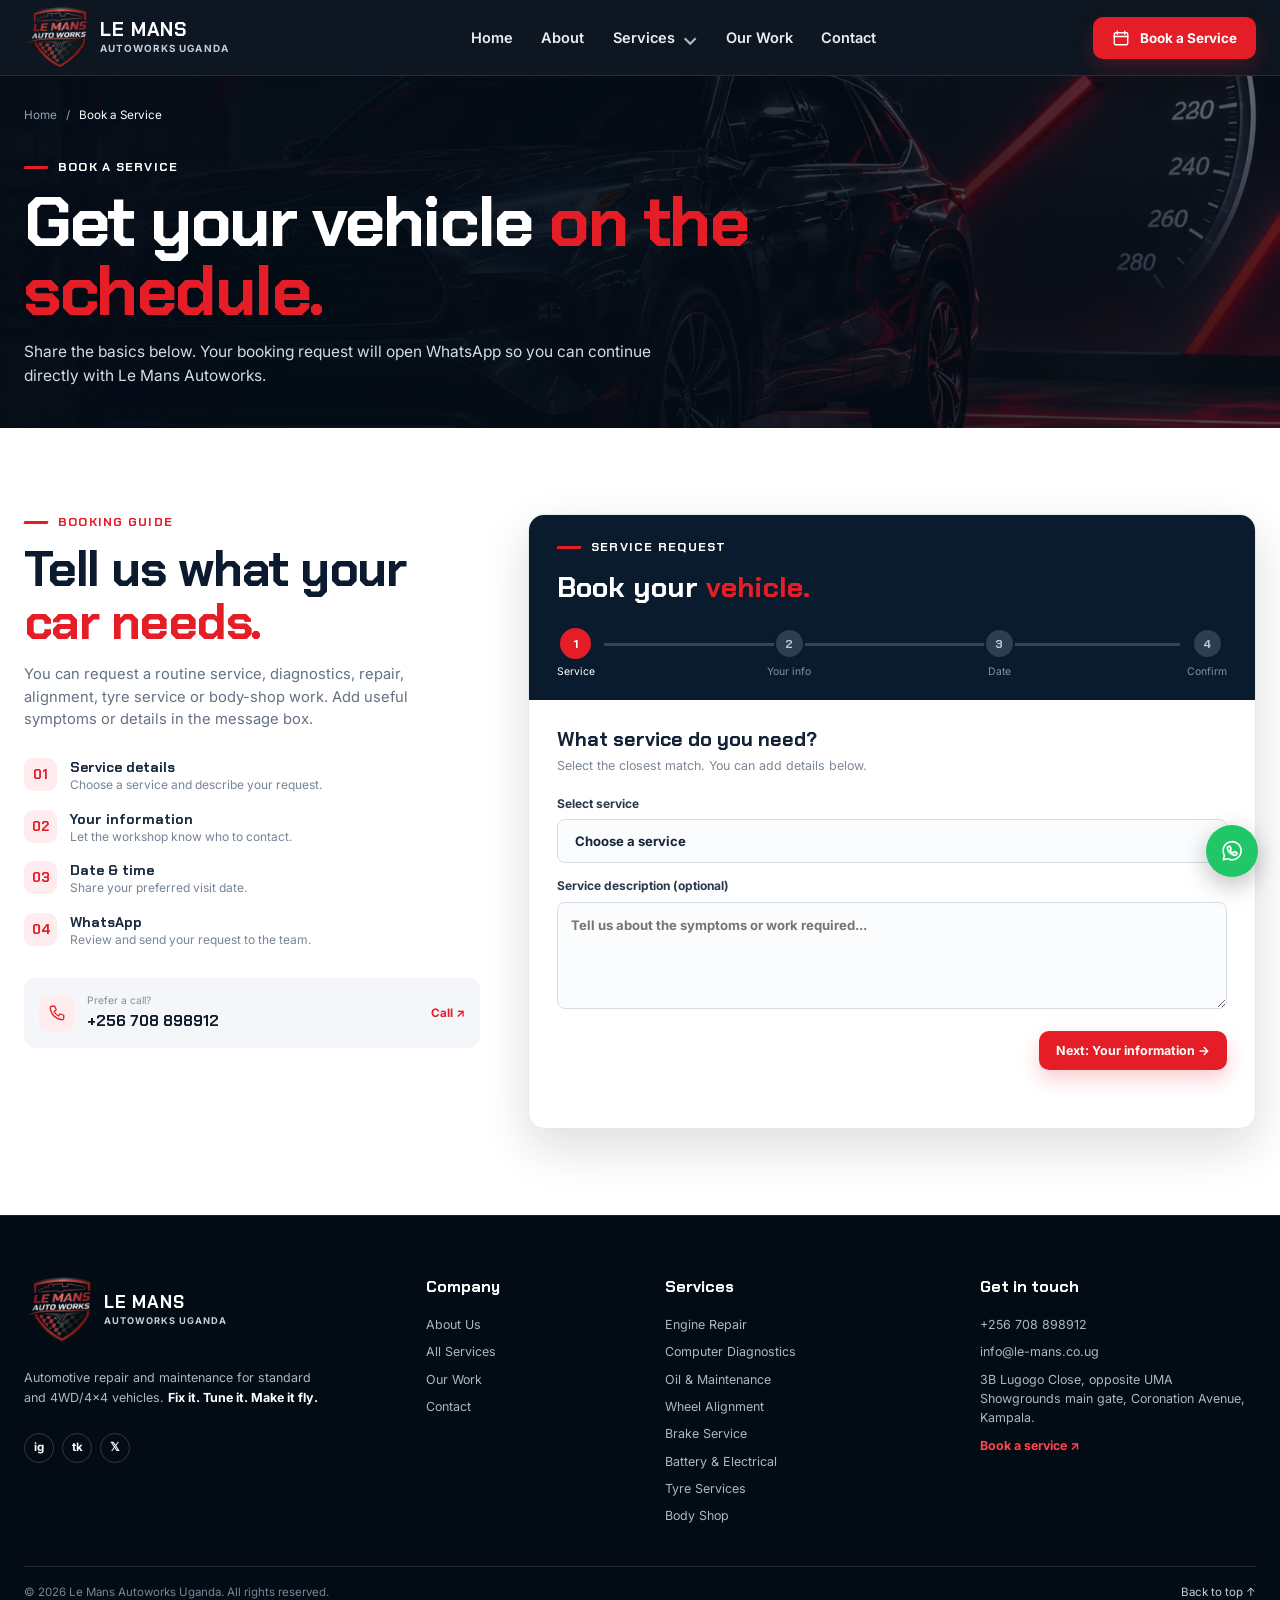
<file: book-service.html>
<!doctype html><html lang="en"><head><meta charset="utf-8"><meta name="viewport" content="width=device-width, initial-scale=1"><meta name="theme-color" content="#06101d"><meta name="description" content="Le Mans Autoworks Uganda — automotive repair, maintenance, diagnostics and body shop services in Kampala."><title>Book a Service | Le Mans Autoworks Uganda</title><link rel="preconnect" href="https://fonts.googleapis.com"><link rel="preconnect" href="https://fonts.gstatic.com" crossorigin><link href="https://fonts.googleapis.com/css2?family=Chakra+Petch:wght@400;500;600;700&family=Inter:wght@400;500;600;700;800&display=swap" rel="stylesheet"><link rel="stylesheet" href="assets/css/style.css"> <link rel="icon" type="image/png" sizes="32x32" href="favicon-32.png"><link rel="apple-touch-icon" href="favicon.png"></head><body id="top" data-page="book"><div id="header-mount"><header class="site-header" id="site-header"><div class="container header-inner">
<a class="brand" href="index.html" aria-label="Le Mans Autoworks home"><img class="brand-logo" src="assets/images/lemans-logo.png" alt="Le Mans Auto Works logo"><span class="brand-name"><strong>LE MANS</strong><small>AUTOWORKS UGANDA</small></span></a>
<nav class="main-nav" id="main-nav" aria-label="Main navigation">
<a data-nav="home" href="index.html">Home</a><a data-nav="about" href="about.html">About</a>
<div class="nav-dropdown"><a data-nav="services" href="services.html" class="nav-services-link">Services <span class="chevron">⌄</span></a><div class="dropdown-menu"><a href="engine-repair.html">Engine Repair</a><a href="diagnostics.html">Computer Diagnostics</a><a href="maintenance.html">Oil & Maintenance</a><a href="wheel-alignment.html">Wheel Alignment</a><a href="brake-service.html">Brake Service</a><a href="electrical.html">Battery & Electrical</a><a href="tyres.html">Tyre Services</a><a href="body-shop.html">Body Shop</a></div></div>
<a data-nav="work" href="work.html">Our Work</a><a data-nav="contact" href="contact.html">Contact</a>
<div class="mobile-book"><a class="btn btn-primary" href="book-service.html">Book a Service <span>↗</span></a></div></nav>
<a class="btn btn-primary header-book" href="book-service.html"><svg viewBox="0 0 24 24" aria-hidden="true"><rect x="3" y="5" width="18" height="16" rx="2"/><path d="M7 3v4M17 3v4M3 10h18"/></svg>Book a Service</a>
<button class="nav-toggle" id="nav-toggle" type="button" aria-label="Open menu" aria-expanded="false"><span></span><span></span><span></span></button>
</div></header></div><main><section class="page-hero compact-hero"><div class="page-hero-art"></div><div class="container page-hero-inner"><div class="breadcrumbs"><a href="index.html">Home</a><span>/</span><span>Book a Service</span></div><p class="eyebrow light"><i></i>Book a service</p><h1>Get your vehicle <em>on the schedule.</em></h1><p>Share the basics below. Your booking request will open WhatsApp so you can continue directly with Le Mans Autoworks.</p></div></section><section class="section booking-section"><div class="container booking-layout"><div class="booking-aside reveal"><p class="eyebrow"><i></i>Booking guide</p><h2>Tell us what your <em>car needs.</em></h2><p>You can request a routine service, diagnostics, repair, alignment, tyre service or body-shop work. Add useful symptoms or details in the message box.</p><div class="booking-steps-aside"><div><span>01</span><p><strong>Service details</strong><small>Choose a service and describe your request.</small></p></div><div><span>02</span><p><strong>Your information</strong><small>Let the workshop know who to contact.</small></p></div><div><span>03</span><p><strong>Date & time</strong><small>Share your preferred visit date.</small></p></div><div><span>04</span><p><strong>WhatsApp</strong><small>Review and send your request to the team.</small></p></div></div><div class="quick-call"><span data-icon="phone"></span><div><small>Prefer a call?</small><strong>+256 708 898912</strong></div><a href="tel:+256708898912">Call ↗</a></div></div><div class="booking-card reveal"><div class="booking-card-head"><p class="eyebrow light"><i></i>Service request</p><h2>Book your <em>vehicle.</em></h2><div class="step-progress"><span class="progress-line"><i id="progress-fill"></i></span><div class="progress-steps"><span class="step-dot active" data-step-dot="1"><b>1</b><small>Service</small></span><span class="step-dot" data-step-dot="2"><b>2</b><small>Your info</small></span><span class="step-dot" data-step-dot="3"><b>3</b><small>Date</small></span><span class="step-dot" data-step-dot="4"><b>4</b><small>Confirm</small></span></div></div></div><form id="booking-wizard" novalidate>
<div class="wizard-panel active" data-wizard-panel="1"><h3>What service do you need?</h3><p>Select the closest match. You can add details below.</p><label class="form-label">Select service<select name="service" id="book-service" required><option value="">Choose a service</option><option>Engine Repair</option><option>Computer Diagnostics</option><option>Oil & Maintenance</option><option>Wheel Alignment</option><option>Brake Service</option><option>Battery & Electrical</option><option>Tyre Services</option><option>Body Shop</option><option>General Repair</option></select></label><label class="form-label">Service description (optional)<textarea name="message" rows="4" placeholder="Tell us about the symptoms or work required..."></textarea></label><div class="wizard-actions"><span></span><button class="btn btn-primary" type="button" data-next>Next: Your information →</button></div></div>
<div class="wizard-panel" data-wizard-panel="2"><h3>Your contact information</h3><p>How can the workshop reach you?</p><div class="form-two"><label class="form-label">Full name<input name="name" id="book-name" required placeholder="Your full name" autocomplete="name"></label><label class="form-label">Phone number<input name="phone" id="book-phone" required type="tel" placeholder="e.g. 0700 000 000" autocomplete="tel"></label></div><label class="form-label">Vehicle make / model<input name="vehicle" id="book-vehicle" placeholder="e.g. Toyota Prado"></label><div class="wizard-actions"><button class="btn btn-outline-dark" type="button" data-prev>← Back</button><button class="btn btn-primary" type="button" data-next>Next: Preferred date →</button></div></div>
<div class="wizard-panel" data-wizard-panel="3"><h3>When would you like to visit?</h3><p>Share your preferred date. The workshop will confirm availability with you.</p><div class="form-two"><label class="form-label">Preferred date<input type="date" name="date" id="book-date" data-min-date></label><label class="form-label">Preferred time<select name="time" id="book-time"><option value="">No preference</option><option>Morning</option><option>Afternoon</option><option>By arrangement</option></select></label></div><div class="wizard-actions"><button class="btn btn-outline-dark" type="button" data-prev>← Back</button><button class="btn btn-primary" type="button" data-next>Review request →</button></div></div>
<div class="wizard-panel" data-wizard-panel="4"><h3>Review your request</h3><p>Check these details before continuing to WhatsApp.</p><div class="booking-summary" id="booking-summary"></div><label class="form-label consent-label"><input type="checkbox" id="booking-consent" required><span>I confirm these details are correct and agree to share them with Le Mans Autoworks.</span></label><div class="wizard-actions"><button class="btn btn-outline-dark" type="button" data-prev>← Edit details</button><button class="btn btn-primary" type="submit">Continue on WhatsApp ↗</button></div></div>
<p class="wizard-error" id="wizard-error" role="alert" aria-live="polite"></p></form></div></div></section></main><div id="footer-mount"><footer class="site-footer"><div class="container footer-grid"><div class="footer-brand-col"><a class="brand footer-brand" href="index.html" aria-label="Le Mans Autoworks home"><img class="brand-logo footer-brand-logo" src="assets/images/lemans-logo.png" alt="Le Mans Auto Works logo"><span class="brand-name footer-brand-name"><strong>LE MANS</strong><small>AUTOWORKS UGANDA</small></span></a><p>Automotive repair and maintenance for standard and 4WD/4x4 vehicles. <strong>Fix it. Tune it. Make it fly.</strong></p><div class="social-row"><a href="https://www.instagram.com/lemans.autoworksug/" target="_blank" rel="noopener" aria-label="Instagram">ig</a><a href="https://www.tiktok.com/@lemansautoworks" target="_blank" rel="noopener" aria-label="TikTok">tk</a><a href="https://x.com/LeMansAutoworks" target="_blank" rel="noopener" aria-label="X">𝕏</a></div></div>
<div><h3>Company</h3><a href="about.html">About Us</a><a href="services.html">All Services</a><a href="work.html">Our Work</a><a href="contact.html">Contact</a></div>
<div><h3>Services</h3><a href="engine-repair.html">Engine Repair</a><a href="diagnostics.html">Computer Diagnostics</a><a href="maintenance.html">Oil & Maintenance</a><a href="wheel-alignment.html">Wheel Alignment</a><a href="brake-service.html">Brake Service</a><a href="electrical.html">Battery & Electrical</a><a href="tyres.html">Tyre Services</a><a href="body-shop.html">Body Shop</a></div>
<div><h3>Get in touch</h3><a href="tel:+256708898912">+256 708 898912</a><a href="mailto:info@le-mans.co.ug">info@le-mans.co.ug</a><p>3B Lugogo Close, opposite UMA Showgrounds main gate, Coronation Avenue, Kampala.</p><a class="footer-book" href="book-service.html">Book a service <span>↗</span></a></div></div><div class="container footer-bottom"><span>© <span data-year></span> Le Mans Autoworks Uganda. All rights reserved.</span><a href="#top">Back to top ↑</a></div></footer>
<a class="whatsapp-float" href="https://wa.me/256708898912" target="_blank" rel="noopener" aria-label="Chat with Le Mans Autoworks on WhatsApp"><svg viewBox="0 0 24 24" aria-hidden="true"><path d="M20.4 11.8a8.3 8.3 0 0 1-12.3 7.3L4 20l1-4a8.3 8.3 0 1 1 15.4-4.2Z"/><path d="M8.6 8.2c.3-.5.6-.5.9-.5h.4c.2 0 .4.1.5.4l.7 1.7c.1.2.1.4-.1.6l-.5.6c-.2.2-.2.4 0 .6.5.9 1.3 1.6 2.2 2 .2.1.4.1.6-.1l.7-.8c.2-.2.4-.2.6-.1l1.6.8c.3.1.4.3.4.5 0 .3-.2 1-.7 1.4-.5.5-1.3.7-2 .5-1.4-.3-2.9-1.1-4-2.2-1.1-1.1-1.9-2.4-2.1-3.7-.2-.7.1-1.4.5-1.8Z"/></svg></a>
<button class="to-top" id="to-top" aria-label="Back to top">↑</button></div><script src="assets/js/site.js"></script></body></html>
</file>
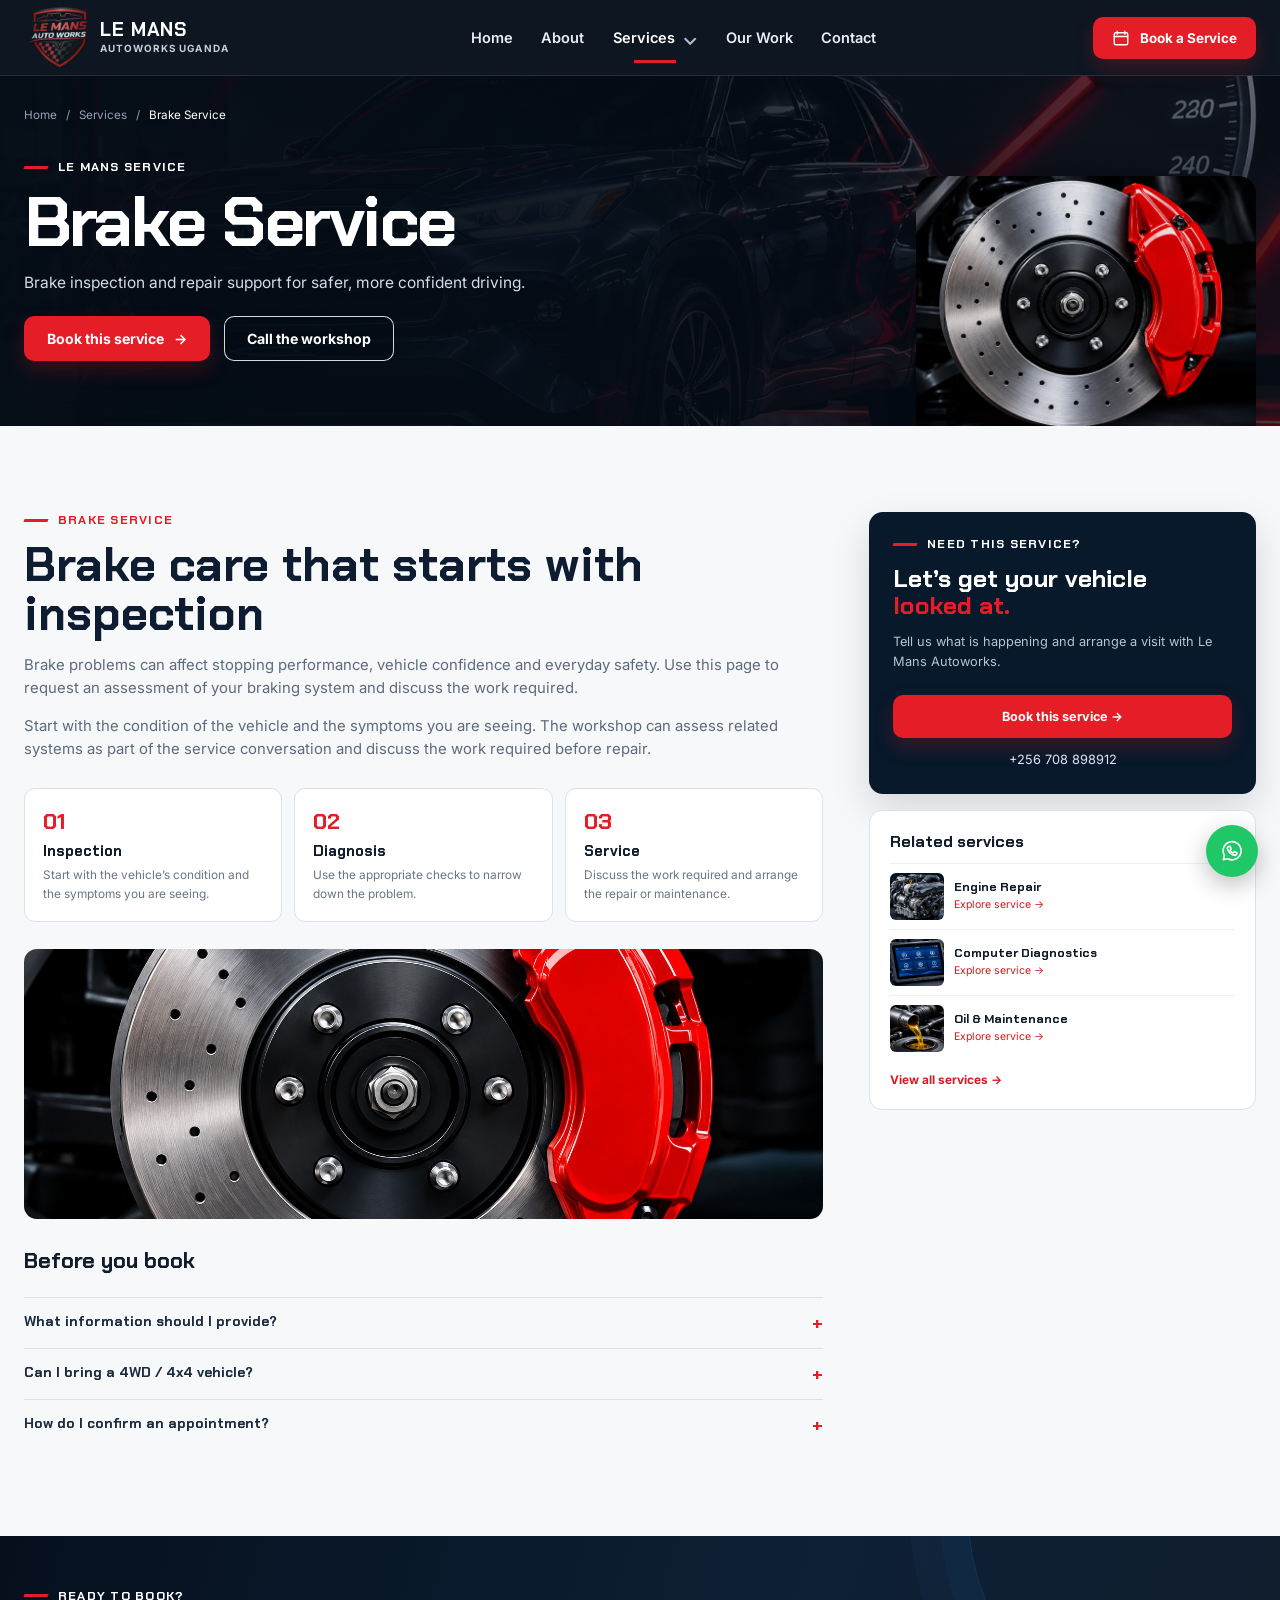
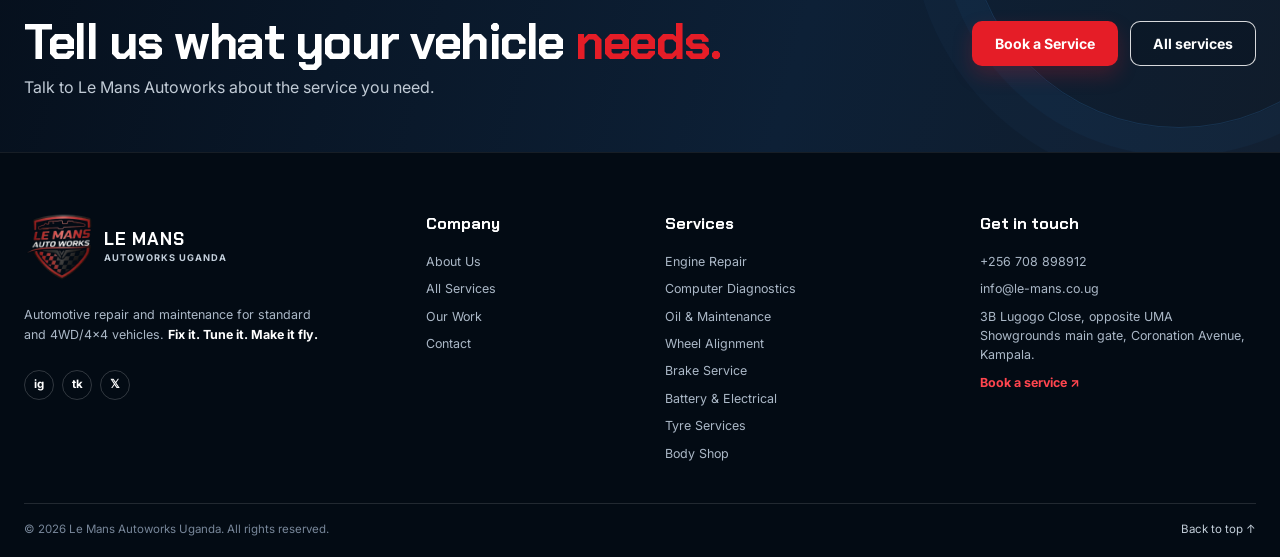
<file: brake-service.html>
<!doctype html><html lang="en"><head><meta charset="utf-8"><meta name="viewport" content="width=device-width, initial-scale=1"><meta name="theme-color" content="#06101d"><meta name="description" content="Le Mans Autoworks Uganda — automotive repair, maintenance, diagnostics and body shop services in Kampala."><title>Brake Service | Le Mans Autoworks Uganda</title><link rel="preconnect" href="https://fonts.googleapis.com"><link rel="preconnect" href="https://fonts.gstatic.com" crossorigin><link href="https://fonts.googleapis.com/css2?family=Chakra+Petch:wght@400;500;600;700&family=Inter:wght@400;500;600;700;800&display=swap" rel="stylesheet"><link rel="stylesheet" href="assets/css/style.css"> <link rel="icon" type="image/png" sizes="32x32" href="favicon-32.png"><link rel="apple-touch-icon" href="favicon.png"></head><body id="top" data-page="service"><div id="header-mount"><header class="site-header" id="site-header"><div class="container header-inner">
<a class="brand" href="index.html" aria-label="Le Mans Autoworks home"><img class="brand-logo" src="assets/images/lemans-logo.png" alt="Le Mans Auto Works logo"><span class="brand-name"><strong>LE MANS</strong><small>AUTOWORKS UGANDA</small></span></a>
<nav class="main-nav" id="main-nav" aria-label="Main navigation">
<a data-nav="home" href="index.html">Home</a><a data-nav="about" href="about.html">About</a>
<div class="nav-dropdown"><a data-nav="services" href="services.html" class="nav-services-link">Services <span class="chevron">⌄</span></a><div class="dropdown-menu"><a href="engine-repair.html">Engine Repair</a><a href="diagnostics.html">Computer Diagnostics</a><a href="maintenance.html">Oil & Maintenance</a><a href="wheel-alignment.html">Wheel Alignment</a><a href="brake-service.html">Brake Service</a><a href="electrical.html">Battery & Electrical</a><a href="tyres.html">Tyre Services</a><a href="body-shop.html">Body Shop</a></div></div>
<a data-nav="work" href="work.html">Our Work</a><a data-nav="contact" href="contact.html">Contact</a>
<div class="mobile-book"><a class="btn btn-primary" href="book-service.html">Book a Service <span>↗</span></a></div></nav>
<a class="btn btn-primary header-book" href="book-service.html"><svg viewBox="0 0 24 24" aria-hidden="true"><rect x="3" y="5" width="18" height="16" rx="2"/><path d="M7 3v4M17 3v4M3 10h18"/></svg>Book a Service</a>
<button class="nav-toggle" id="nav-toggle" type="button" aria-label="Open menu" aria-expanded="false"><span></span><span></span><span></span></button>
</div></header></div><main><section class="page-hero service-hero"><div class="page-hero-art"></div><div class="container page-hero-inner"><div class="breadcrumbs"><a href="index.html">Home</a><span>/</span><a href="services.html">Services</a><span>/</span><span>Brake Service</span></div><p class="eyebrow light"><i></i>Le Mans service</p><h1>Brake Service</h1><p>Brake inspection and repair support for safer, more confident driving.</p><div class="hero-actions"><a class="btn btn-primary" href="book-service.html?service=brake-service">Book this service <b>→</b></a><a class="btn btn-outline" href="tel:+256708898912">Call the workshop</a></div></div><div class="service-hero-image"><img src="assets/images/brake-service.jpg" alt="Illustrative Brake Service scene"></div></section>
<section class="section service-detail-section"><div class="container detail-layout"><article class="detail-main reveal"><p class="eyebrow"><i></i>Brake Service</p><h2>Brake care that starts with inspection</h2><p>Brake problems can affect stopping performance, vehicle confidence and everyday safety. Use this page to request an assessment of your braking system and discuss the work required.</p><p>Start with the condition of the vehicle and the symptoms you are seeing. The workshop can assess related systems as part of the service conversation and discuss the work required before repair.</p><div class="detail-process"><div><span>01</span><h3>Inspection</h3><p>Start with the vehicle’s condition and the symptoms you are seeing.</p></div><div><span>02</span><h3>Diagnosis</h3><p>Use the appropriate checks to narrow down the problem.</p></div><div><span>03</span><h3>Service</h3><p>Discuss the work required and arrange the repair or maintenance.</p></div></div><div class="detail-image"><img src="assets/images/brake-service.jpg" alt="Illustrative Brake Service image" loading="lazy"></div><div class="faq-block"><h3>Before you book</h3><details><summary>What information should I provide?</summary><p>Share your vehicle make and model, the symptoms you have noticed, and any relevant service history or warning lights.</p></details><details><summary>Can I bring a 4WD / 4x4 vehicle?</summary><p>The company information supplied for this website indicates that services are available for standard and 4WD/4x4 vehicles. Mention your vehicle when requesting a booking.</p></details><details><summary>How do I confirm an appointment?</summary><p>Send a booking request through the website or call the workshop. The team can discuss timing and the vehicle requirement directly with you.</p></details></div></article><aside class="detail-sidebar reveal"><div class="sidebar-book"><p class="eyebrow light"><i></i>Need this service?</p><h3>Let’s get your vehicle <em>looked at.</em></h3><p>Tell us what is happening and arrange a visit with Le Mans Autoworks.</p><a class="btn btn-primary" href="book-service.html?service=brake-service">Book this service →</a><a class="sidebar-phone" href="tel:+256708898912">+256 708 898912</a></div><div class="related-services"><h3>Related services</h3><a href="engine-repair.html" class="related-link"><img src="assets/images/engine-repair.jpg" alt="" loading="lazy"><span><strong>Engine Repair</strong><small>Explore service →</small></span></a><a href="diagnostics.html" class="related-link"><img src="assets/images/diagnostics.jpg" alt="" loading="lazy"><span><strong>Computer Diagnostics</strong><small>Explore service →</small></span></a><a href="maintenance.html" class="related-link"><img src="assets/images/maintenance.jpg" alt="" loading="lazy"><span><strong>Oil & Maintenance</strong><small>Explore service →</small></span></a><a class="all-services-link" href="services.html">View all services →</a></div></aside></div></section><section class="cta-band"><div class="container cta-inner"><div><p class="eyebrow light"><i></i>Ready to book?</p><h2>Tell us what your vehicle <em>needs.</em></h2><p>Talk to Le Mans Autoworks about the service you need.</p></div><div class="cta-actions"><a class="btn btn-primary" href="book-service.html?service=brake-service">Book a Service</a><a class="btn btn-outline" href="services.html">All services</a></div></div></section></main><div id="footer-mount"><footer class="site-footer"><div class="container footer-grid"><div class="footer-brand-col"><a class="brand footer-brand" href="index.html" aria-label="Le Mans Autoworks home"><img class="brand-logo footer-brand-logo" src="assets/images/lemans-logo.png" alt="Le Mans Auto Works logo"><span class="brand-name footer-brand-name"><strong>LE MANS</strong><small>AUTOWORKS UGANDA</small></span></a><p>Automotive repair and maintenance for standard and 4WD/4x4 vehicles. <strong>Fix it. Tune it. Make it fly.</strong></p><div class="social-row"><a href="https://www.instagram.com/lemans.autoworksug/" target="_blank" rel="noopener" aria-label="Instagram">ig</a><a href="https://www.tiktok.com/@lemansautoworks" target="_blank" rel="noopener" aria-label="TikTok">tk</a><a href="https://x.com/LeMansAutoworks" target="_blank" rel="noopener" aria-label="X">𝕏</a></div></div>
<div><h3>Company</h3><a href="about.html">About Us</a><a href="services.html">All Services</a><a href="work.html">Our Work</a><a href="contact.html">Contact</a></div>
<div><h3>Services</h3><a href="engine-repair.html">Engine Repair</a><a href="diagnostics.html">Computer Diagnostics</a><a href="maintenance.html">Oil & Maintenance</a><a href="wheel-alignment.html">Wheel Alignment</a><a href="brake-service.html">Brake Service</a><a href="electrical.html">Battery & Electrical</a><a href="tyres.html">Tyre Services</a><a href="body-shop.html">Body Shop</a></div>
<div><h3>Get in touch</h3><a href="tel:+256708898912">+256 708 898912</a><a href="mailto:info@le-mans.co.ug">info@le-mans.co.ug</a><p>3B Lugogo Close, opposite UMA Showgrounds main gate, Coronation Avenue, Kampala.</p><a class="footer-book" href="book-service.html">Book a service <span>↗</span></a></div></div><div class="container footer-bottom"><span>© <span data-year></span> Le Mans Autoworks Uganda. All rights reserved.</span><a href="#top">Back to top ↑</a></div></footer>
<a class="whatsapp-float" href="https://wa.me/256708898912" target="_blank" rel="noopener" aria-label="Chat with Le Mans Autoworks on WhatsApp"><svg viewBox="0 0 24 24" aria-hidden="true"><path d="M20.4 11.8a8.3 8.3 0 0 1-12.3 7.3L4 20l1-4a8.3 8.3 0 1 1 15.4-4.2Z"/><path d="M8.6 8.2c.3-.5.6-.5.9-.5h.4c.2 0 .4.1.5.4l.7 1.7c.1.2.1.4-.1.6l-.5.6c-.2.2-.2.4 0 .6.5.9 1.3 1.6 2.2 2 .2.1.4.1.6-.1l.7-.8c.2-.2.4-.2.6-.1l1.6.8c.3.1.4.3.4.5 0 .3-.2 1-.7 1.4-.5.5-1.3.7-2 .5-1.4-.3-2.9-1.1-4-2.2-1.1-1.1-1.9-2.4-2.1-3.7-.2-.7.1-1.4.5-1.8Z"/></svg></a>
<button class="to-top" id="to-top" aria-label="Back to top">↑</button></div><script src="assets/js/site.js"></script></body></html>
</file>
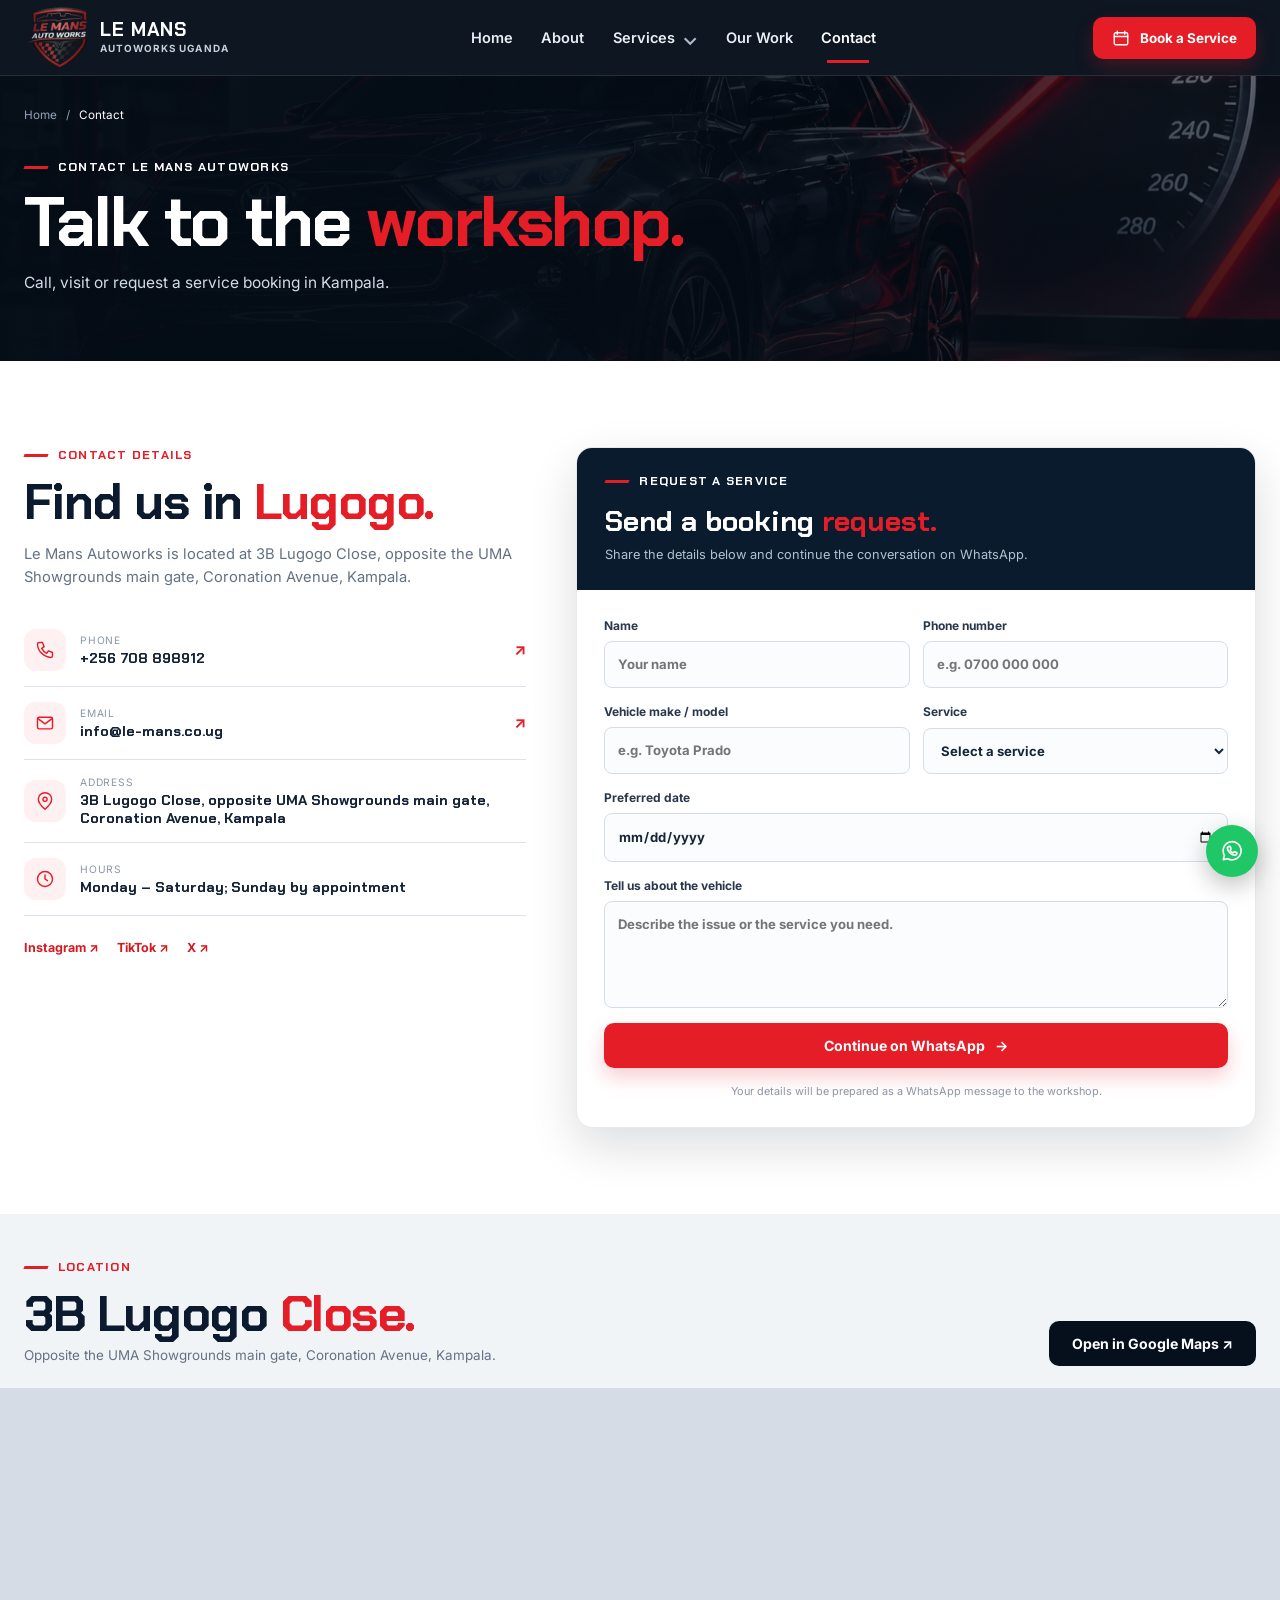
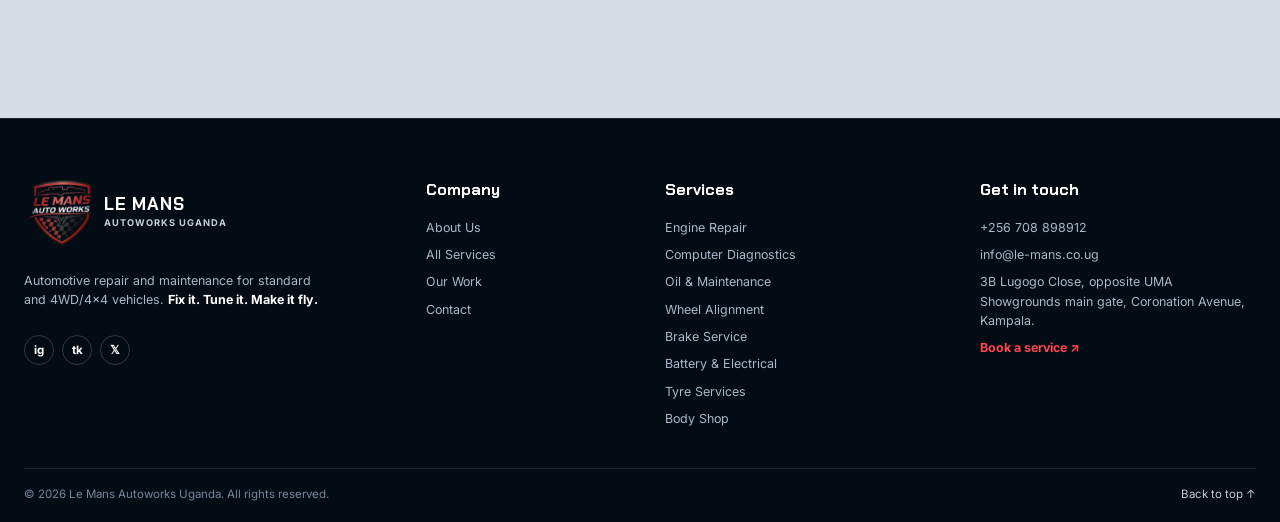
<file: contact.html>
<!doctype html><html lang="en"><head><meta charset="utf-8"><meta name="viewport" content="width=device-width, initial-scale=1"><meta name="theme-color" content="#06101d"><meta name="description" content="Le Mans Autoworks Uganda — automotive repair, maintenance, diagnostics and body shop services in Kampala."><title>Contact | Le Mans Autoworks Uganda</title><link rel="preconnect" href="https://fonts.googleapis.com"><link rel="preconnect" href="https://fonts.gstatic.com" crossorigin><link href="https://fonts.googleapis.com/css2?family=Chakra+Petch:wght@400;500;600;700&family=Inter:wght@400;500;600;700;800&display=swap" rel="stylesheet"><link rel="stylesheet" href="assets/css/style.css"> <link rel="icon" type="image/png" sizes="32x32" href="favicon-32.png"><link rel="apple-touch-icon" href="favicon.png"></head><body id="top" data-page="contact"><div id="header-mount"><header class="site-header" id="site-header"><div class="container header-inner">
<a class="brand" href="index.html" aria-label="Le Mans Autoworks home"><img class="brand-logo" src="assets/images/lemans-logo.png" alt="Le Mans Auto Works logo"><span class="brand-name"><strong>LE MANS</strong><small>AUTOWORKS UGANDA</small></span></a>
<nav class="main-nav" id="main-nav" aria-label="Main navigation">
<a data-nav="home" href="index.html">Home</a><a data-nav="about" href="about.html">About</a>
<div class="nav-dropdown"><a data-nav="services" href="services.html" class="nav-services-link">Services <span class="chevron">⌄</span></a><div class="dropdown-menu"><a href="engine-repair.html">Engine Repair</a><a href="diagnostics.html">Computer Diagnostics</a><a href="maintenance.html">Oil & Maintenance</a><a href="wheel-alignment.html">Wheel Alignment</a><a href="brake-service.html">Brake Service</a><a href="electrical.html">Battery & Electrical</a><a href="tyres.html">Tyre Services</a><a href="body-shop.html">Body Shop</a></div></div>
<a data-nav="work" href="work.html">Our Work</a><a data-nav="contact" href="contact.html">Contact</a>
<div class="mobile-book"><a class="btn btn-primary" href="book-service.html">Book a Service <span>↗</span></a></div></nav>
<a class="btn btn-primary header-book" href="book-service.html"><svg viewBox="0 0 24 24" aria-hidden="true"><rect x="3" y="5" width="18" height="16" rx="2"/><path d="M7 3v4M17 3v4M3 10h18"/></svg>Book a Service</a>
<button class="nav-toggle" id="nav-toggle" type="button" aria-label="Open menu" aria-expanded="false"><span></span><span></span><span></span></button>
</div></header></div><main><section class="page-hero compact-hero"><div class="page-hero-art"></div><div class="container page-hero-inner"><div class="breadcrumbs"><a href="index.html">Home</a><span>/</span><span>Contact</span></div><p class="eyebrow light"><i></i>Contact Le Mans Autoworks</p><h1>Talk to the <em>workshop.</em></h1><p>Call, visit or request a service booking in Kampala.</p></div></section><section class="section contact-section"><div class="container contact-layout"><div class="contact-copy reveal"><p class="eyebrow"><i></i>Contact details</p><h2>Find us in <em>Lugogo.</em></h2><p>Le Mans Autoworks is located at 3B Lugogo Close, opposite the UMA Showgrounds main gate, Coronation Avenue, Kampala.</p><div class="contact-details"><a class="contact-detail" href="tel:+256708898912"><span data-icon="phone"></span><span><small>Phone</small><strong>+256 708 898912</strong></span><b>↗</b></a><a class="contact-detail" href="mailto:info@le-mans.co.ug"><span data-icon="mail"></span><span><small>Email</small><strong>info@le-mans.co.ug</strong></span><b>↗</b></a><div class="contact-detail"><span data-icon="pin"></span><span><small>Address</small><strong>3B Lugogo Close, opposite UMA Showgrounds main gate, Coronation Avenue, Kampala</strong></span></div><div class="contact-detail"><span data-icon="clock"></span><span><small>Hours</small><strong>Monday – Saturday; Sunday by appointment</strong></span></div></div><div class="social-links"><a href="https://www.instagram.com/lemans.autoworksug/" target="_blank" rel="noopener">Instagram ↗</a><a href="https://www.tiktok.com/@lemansautoworks" target="_blank" rel="noopener">TikTok ↗</a><a href="https://x.com/LeMansAutoworks" target="_blank" rel="noopener">X ↗</a></div></div><div class="form-panel reveal"><div class="form-panel-head"><p class="eyebrow light"><i></i>Request a service</p><h2>Send a booking <em>request.</em></h2><p>Share the details below and continue the conversation on WhatsApp.</p></div><form class="contact-form" data-whatsapp-form><div class="form-two"><label>Name<input name="name" required autocomplete="name" placeholder="Your name"></label><label>Phone number<input name="phone" required type="tel" autocomplete="tel" placeholder="e.g. 0700 000 000"></label></div><div class="form-two"><label>Vehicle make / model<input name="vehicle" placeholder="e.g. Toyota Prado"></label><label>Service<select name="service"><option value="">Select a service</option><option>Engine Repair</option><option>Computer Diagnostics</option><option>Oil & Maintenance</option><option>Wheel Alignment</option><option>Brake Service</option><option>Battery & Electrical</option><option>Tyre Services</option><option>Body Shop</option><option>General Repair</option></select></label></div><label>Preferred date<input type="date" name="date" data-min-date></label><label>Tell us about the vehicle<textarea name="message" rows="4" placeholder="Describe the issue or the service you need."></textarea></label><button class="btn btn-primary form-submit" type="submit">Continue on WhatsApp <b>→</b></button><p class="form-note">Your details will be prepared as a WhatsApp message to the workshop.</p></form></div></div></section><section class="map-section"><div class="container map-heading"><div><p class="eyebrow"><i></i>Location</p><h2>3B Lugogo <em>Close.</em></h2><p>Opposite the UMA Showgrounds main gate, Coronation Avenue, Kampala.</p></div><a class="btn btn-dark" href="https://www.google.com/maps/search/?api=1&query=Le+Mans+Autoworks+3B+Lugogo+Close+Kampala" target="_blank" rel="noopener">Open in Google Maps ↗</a></div><div class="map-frame"><iframe title="Map to Le Mans Autoworks" src="https://maps.google.com/maps?q=Le%20Mans%20Autoworks%203B%20Lugogo%20Close%20Kampala&t=&z=15&ie=UTF8&iwloc=&output=embed" loading="lazy" referrerpolicy="no-referrer-when-downgrade"></iframe></div></section></main><div id="footer-mount"><footer class="site-footer"><div class="container footer-grid"><div class="footer-brand-col"><a class="brand footer-brand" href="index.html" aria-label="Le Mans Autoworks home"><img class="brand-logo footer-brand-logo" src="assets/images/lemans-logo.png" alt="Le Mans Auto Works logo"><span class="brand-name footer-brand-name"><strong>LE MANS</strong><small>AUTOWORKS UGANDA</small></span></a><p>Automotive repair and maintenance for standard and 4WD/4x4 vehicles. <strong>Fix it. Tune it. Make it fly.</strong></p><div class="social-row"><a href="https://www.instagram.com/lemans.autoworksug/" target="_blank" rel="noopener" aria-label="Instagram">ig</a><a href="https://www.tiktok.com/@lemansautoworks" target="_blank" rel="noopener" aria-label="TikTok">tk</a><a href="https://x.com/LeMansAutoworks" target="_blank" rel="noopener" aria-label="X">𝕏</a></div></div>
<div><h3>Company</h3><a href="about.html">About Us</a><a href="services.html">All Services</a><a href="work.html">Our Work</a><a href="contact.html">Contact</a></div>
<div><h3>Services</h3><a href="engine-repair.html">Engine Repair</a><a href="diagnostics.html">Computer Diagnostics</a><a href="maintenance.html">Oil & Maintenance</a><a href="wheel-alignment.html">Wheel Alignment</a><a href="brake-service.html">Brake Service</a><a href="electrical.html">Battery & Electrical</a><a href="tyres.html">Tyre Services</a><a href="body-shop.html">Body Shop</a></div>
<div><h3>Get in touch</h3><a href="tel:+256708898912">+256 708 898912</a><a href="mailto:info@le-mans.co.ug">info@le-mans.co.ug</a><p>3B Lugogo Close, opposite UMA Showgrounds main gate, Coronation Avenue, Kampala.</p><a class="footer-book" href="book-service.html">Book a service <span>↗</span></a></div></div><div class="container footer-bottom"><span>© <span data-year></span> Le Mans Autoworks Uganda. All rights reserved.</span><a href="#top">Back to top ↑</a></div></footer>
<a class="whatsapp-float" href="https://wa.me/256708898912" target="_blank" rel="noopener" aria-label="Chat with Le Mans Autoworks on WhatsApp"><svg viewBox="0 0 24 24" aria-hidden="true"><path d="M20.4 11.8a8.3 8.3 0 0 1-12.3 7.3L4 20l1-4a8.3 8.3 0 1 1 15.4-4.2Z"/><path d="M8.6 8.2c.3-.5.6-.5.9-.5h.4c.2 0 .4.1.5.4l.7 1.7c.1.2.1.4-.1.6l-.5.6c-.2.2-.2.4 0 .6.5.9 1.3 1.6 2.2 2 .2.1.4.1.6-.1l.7-.8c.2-.2.4-.2.6-.1l1.6.8c.3.1.4.3.4.5 0 .3-.2 1-.7 1.4-.5.5-1.3.7-2 .5-1.4-.3-2.9-1.1-4-2.2-1.1-1.1-1.9-2.4-2.1-3.7-.2-.7.1-1.4.5-1.8Z"/></svg></a>
<button class="to-top" id="to-top" aria-label="Back to top">↑</button></div><script src="assets/js/site.js"></script></body></html>
</file>
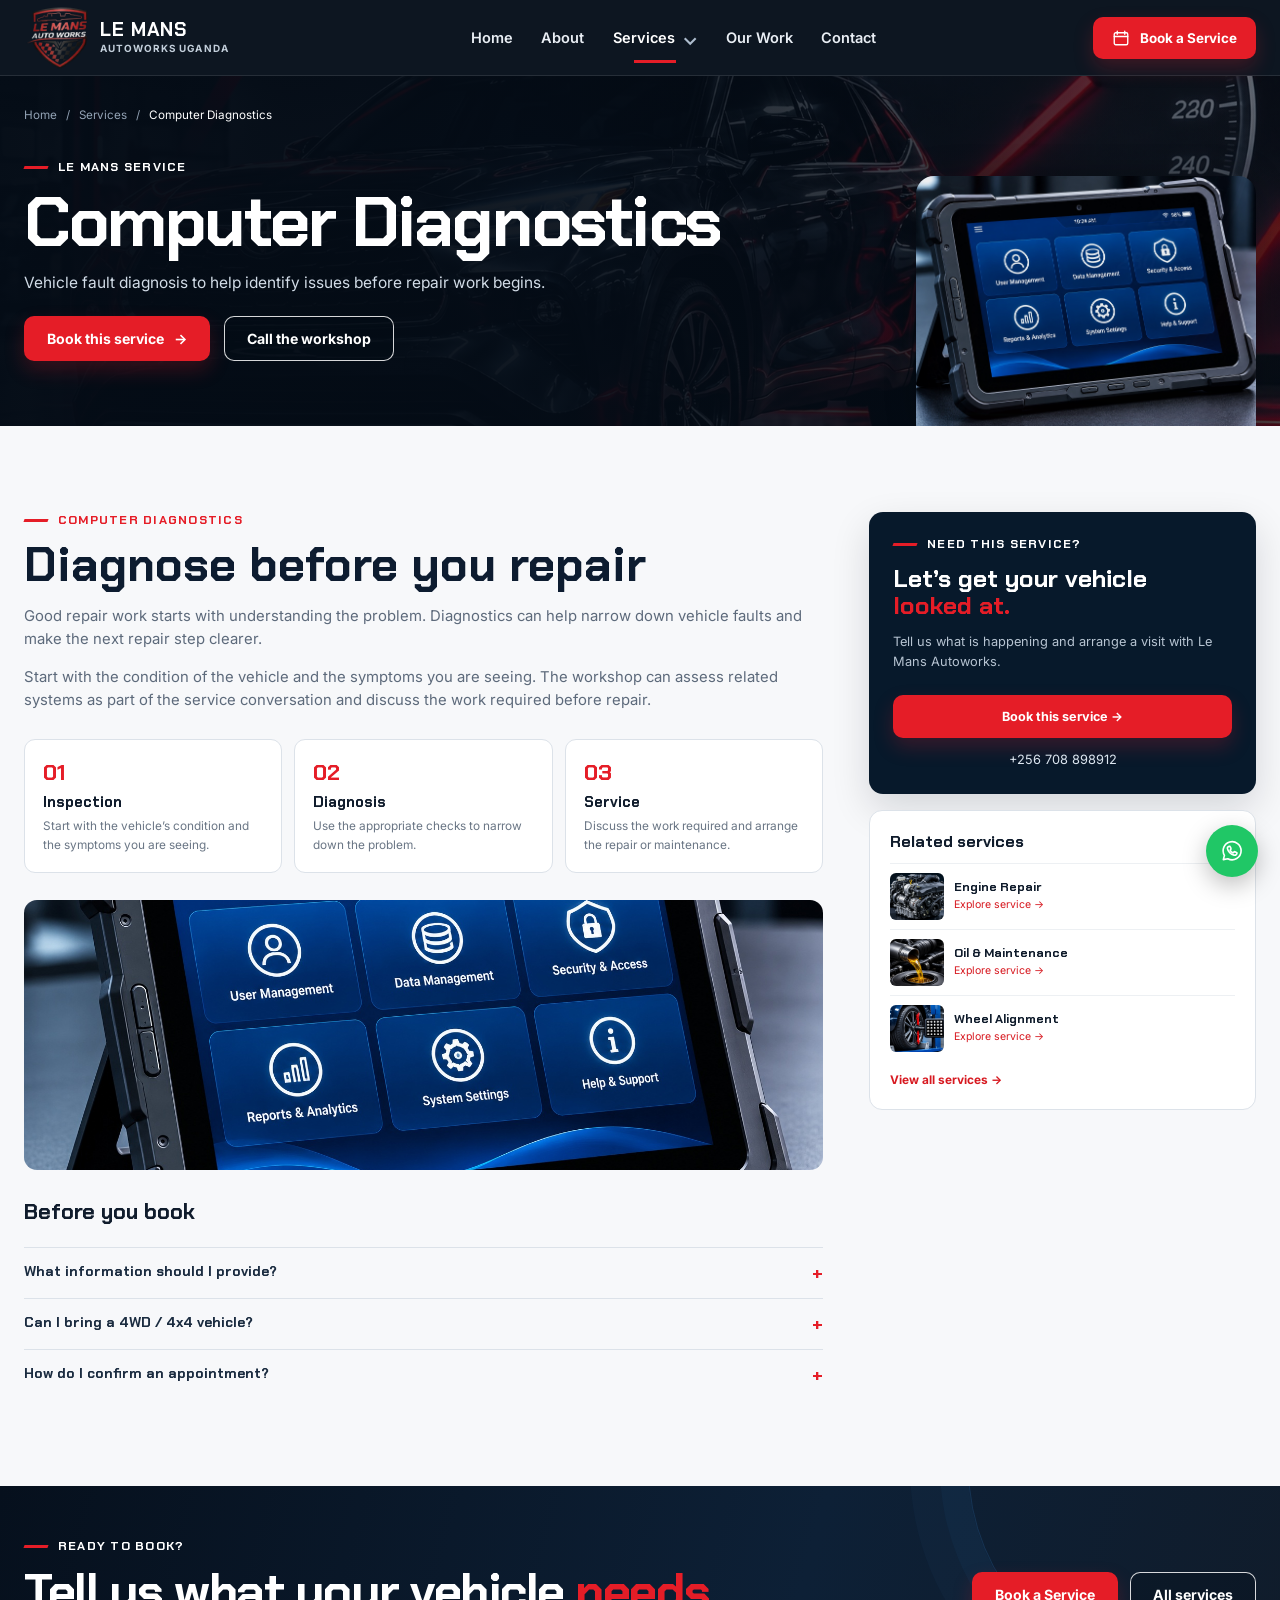
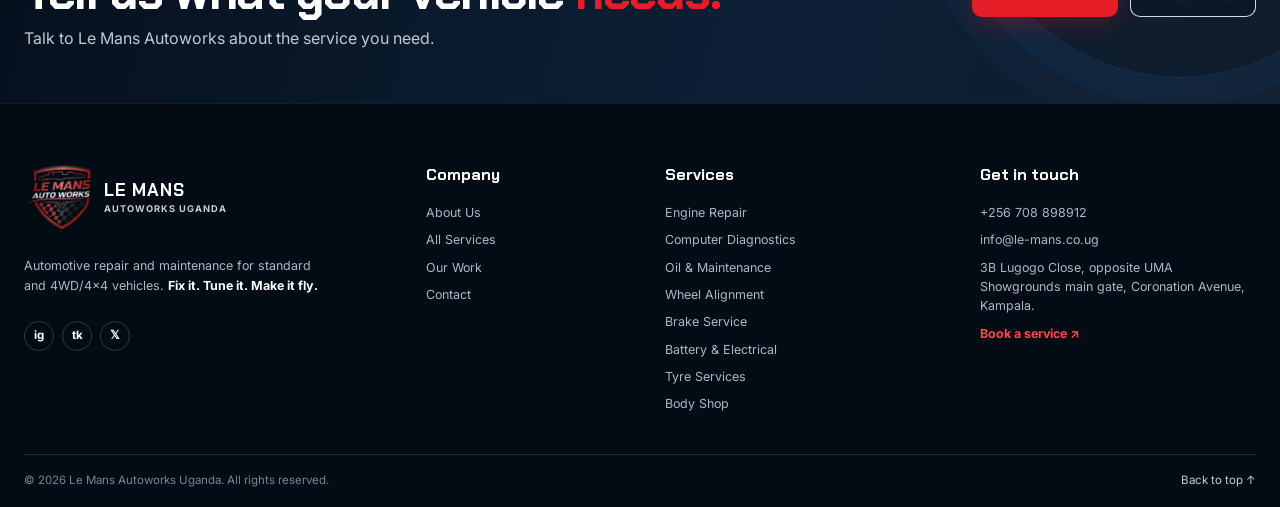
<file: diagnostics.html>
<!doctype html><html lang="en"><head><meta charset="utf-8"><meta name="viewport" content="width=device-width, initial-scale=1"><meta name="theme-color" content="#06101d"><meta name="description" content="Le Mans Autoworks Uganda — automotive repair, maintenance, diagnostics and body shop services in Kampala."><title>Computer Diagnostics | Le Mans Autoworks Uganda</title><link rel="preconnect" href="https://fonts.googleapis.com"><link rel="preconnect" href="https://fonts.gstatic.com" crossorigin><link href="https://fonts.googleapis.com/css2?family=Chakra+Petch:wght@400;500;600;700&family=Inter:wght@400;500;600;700;800&display=swap" rel="stylesheet"><link rel="stylesheet" href="assets/css/style.css"> <link rel="icon" type="image/png" sizes="32x32" href="favicon-32.png"><link rel="apple-touch-icon" href="favicon.png"></head><body id="top" data-page="service"><div id="header-mount"><header class="site-header" id="site-header"><div class="container header-inner">
<a class="brand" href="index.html" aria-label="Le Mans Autoworks home"><img class="brand-logo" src="assets/images/lemans-logo.png" alt="Le Mans Auto Works logo"><span class="brand-name"><strong>LE MANS</strong><small>AUTOWORKS UGANDA</small></span></a>
<nav class="main-nav" id="main-nav" aria-label="Main navigation">
<a data-nav="home" href="index.html">Home</a><a data-nav="about" href="about.html">About</a>
<div class="nav-dropdown"><a data-nav="services" href="services.html" class="nav-services-link">Services <span class="chevron">⌄</span></a><div class="dropdown-menu"><a href="engine-repair.html">Engine Repair</a><a href="diagnostics.html">Computer Diagnostics</a><a href="maintenance.html">Oil & Maintenance</a><a href="wheel-alignment.html">Wheel Alignment</a><a href="brake-service.html">Brake Service</a><a href="electrical.html">Battery & Electrical</a><a href="tyres.html">Tyre Services</a><a href="body-shop.html">Body Shop</a></div></div>
<a data-nav="work" href="work.html">Our Work</a><a data-nav="contact" href="contact.html">Contact</a>
<div class="mobile-book"><a class="btn btn-primary" href="book-service.html">Book a Service <span>↗</span></a></div></nav>
<a class="btn btn-primary header-book" href="book-service.html"><svg viewBox="0 0 24 24" aria-hidden="true"><rect x="3" y="5" width="18" height="16" rx="2"/><path d="M7 3v4M17 3v4M3 10h18"/></svg>Book a Service</a>
<button class="nav-toggle" id="nav-toggle" type="button" aria-label="Open menu" aria-expanded="false"><span></span><span></span><span></span></button>
</div></header></div><main><section class="page-hero service-hero"><div class="page-hero-art"></div><div class="container page-hero-inner"><div class="breadcrumbs"><a href="index.html">Home</a><span>/</span><a href="services.html">Services</a><span>/</span><span>Computer Diagnostics</span></div><p class="eyebrow light"><i></i>Le Mans service</p><h1>Computer Diagnostics</h1><p>Vehicle fault diagnosis to help identify issues before repair work begins.</p><div class="hero-actions"><a class="btn btn-primary" href="book-service.html?service=diagnostics">Book this service <b>→</b></a><a class="btn btn-outline" href="tel:+256708898912">Call the workshop</a></div></div><div class="service-hero-image"><img src="assets/images/diagnostics.jpg" alt="Illustrative Computer Diagnostics scene"></div></section>
<section class="section service-detail-section"><div class="container detail-layout"><article class="detail-main reveal"><p class="eyebrow"><i></i>Computer Diagnostics</p><h2>Diagnose before you repair</h2><p>Good repair work starts with understanding the problem. Diagnostics can help narrow down vehicle faults and make the next repair step clearer.</p><p>Start with the condition of the vehicle and the symptoms you are seeing. The workshop can assess related systems as part of the service conversation and discuss the work required before repair.</p><div class="detail-process"><div><span>01</span><h3>Inspection</h3><p>Start with the vehicle’s condition and the symptoms you are seeing.</p></div><div><span>02</span><h3>Diagnosis</h3><p>Use the appropriate checks to narrow down the problem.</p></div><div><span>03</span><h3>Service</h3><p>Discuss the work required and arrange the repair or maintenance.</p></div></div><div class="detail-image"><img src="assets/images/diagnostics.jpg" alt="Illustrative Computer Diagnostics image" loading="lazy"></div><div class="faq-block"><h3>Before you book</h3><details><summary>What information should I provide?</summary><p>Share your vehicle make and model, the symptoms you have noticed, and any relevant service history or warning lights.</p></details><details><summary>Can I bring a 4WD / 4x4 vehicle?</summary><p>The company information supplied for this website indicates that services are available for standard and 4WD/4x4 vehicles. Mention your vehicle when requesting a booking.</p></details><details><summary>How do I confirm an appointment?</summary><p>Send a booking request through the website or call the workshop. The team can discuss timing and the vehicle requirement directly with you.</p></details></div></article><aside class="detail-sidebar reveal"><div class="sidebar-book"><p class="eyebrow light"><i></i>Need this service?</p><h3>Let’s get your vehicle <em>looked at.</em></h3><p>Tell us what is happening and arrange a visit with Le Mans Autoworks.</p><a class="btn btn-primary" href="book-service.html?service=diagnostics">Book this service →</a><a class="sidebar-phone" href="tel:+256708898912">+256 708 898912</a></div><div class="related-services"><h3>Related services</h3><a href="engine-repair.html" class="related-link"><img src="assets/images/engine-repair.jpg" alt="" loading="lazy"><span><strong>Engine Repair</strong><small>Explore service →</small></span></a><a href="maintenance.html" class="related-link"><img src="assets/images/maintenance.jpg" alt="" loading="lazy"><span><strong>Oil & Maintenance</strong><small>Explore service →</small></span></a><a href="wheel-alignment.html" class="related-link"><img src="assets/images/wheel-alignment.jpg" alt="" loading="lazy"><span><strong>Wheel Alignment</strong><small>Explore service →</small></span></a><a class="all-services-link" href="services.html">View all services →</a></div></aside></div></section><section class="cta-band"><div class="container cta-inner"><div><p class="eyebrow light"><i></i>Ready to book?</p><h2>Tell us what your vehicle <em>needs.</em></h2><p>Talk to Le Mans Autoworks about the service you need.</p></div><div class="cta-actions"><a class="btn btn-primary" href="book-service.html?service=diagnostics">Book a Service</a><a class="btn btn-outline" href="services.html">All services</a></div></div></section></main><div id="footer-mount"><footer class="site-footer"><div class="container footer-grid"><div class="footer-brand-col"><a class="brand footer-brand" href="index.html" aria-label="Le Mans Autoworks home"><img class="brand-logo footer-brand-logo" src="assets/images/lemans-logo.png" alt="Le Mans Auto Works logo"><span class="brand-name footer-brand-name"><strong>LE MANS</strong><small>AUTOWORKS UGANDA</small></span></a><p>Automotive repair and maintenance for standard and 4WD/4x4 vehicles. <strong>Fix it. Tune it. Make it fly.</strong></p><div class="social-row"><a href="https://www.instagram.com/lemans.autoworksug/" target="_blank" rel="noopener" aria-label="Instagram">ig</a><a href="https://www.tiktok.com/@lemansautoworks" target="_blank" rel="noopener" aria-label="TikTok">tk</a><a href="https://x.com/LeMansAutoworks" target="_blank" rel="noopener" aria-label="X">𝕏</a></div></div>
<div><h3>Company</h3><a href="about.html">About Us</a><a href="services.html">All Services</a><a href="work.html">Our Work</a><a href="contact.html">Contact</a></div>
<div><h3>Services</h3><a href="engine-repair.html">Engine Repair</a><a href="diagnostics.html">Computer Diagnostics</a><a href="maintenance.html">Oil & Maintenance</a><a href="wheel-alignment.html">Wheel Alignment</a><a href="brake-service.html">Brake Service</a><a href="electrical.html">Battery & Electrical</a><a href="tyres.html">Tyre Services</a><a href="body-shop.html">Body Shop</a></div>
<div><h3>Get in touch</h3><a href="tel:+256708898912">+256 708 898912</a><a href="mailto:info@le-mans.co.ug">info@le-mans.co.ug</a><p>3B Lugogo Close, opposite UMA Showgrounds main gate, Coronation Avenue, Kampala.</p><a class="footer-book" href="book-service.html">Book a service <span>↗</span></a></div></div><div class="container footer-bottom"><span>© <span data-year></span> Le Mans Autoworks Uganda. All rights reserved.</span><a href="#top">Back to top ↑</a></div></footer>
<a class="whatsapp-float" href="https://wa.me/256708898912" target="_blank" rel="noopener" aria-label="Chat with Le Mans Autoworks on WhatsApp"><svg viewBox="0 0 24 24" aria-hidden="true"><path d="M20.4 11.8a8.3 8.3 0 0 1-12.3 7.3L4 20l1-4a8.3 8.3 0 1 1 15.4-4.2Z"/><path d="M8.6 8.2c.3-.5.6-.5.9-.5h.4c.2 0 .4.1.5.4l.7 1.7c.1.2.1.4-.1.6l-.5.6c-.2.2-.2.4 0 .6.5.9 1.3 1.6 2.2 2 .2.1.4.1.6-.1l.7-.8c.2-.2.4-.2.6-.1l1.6.8c.3.1.4.3.4.5 0 .3-.2 1-.7 1.4-.5.5-1.3.7-2 .5-1.4-.3-2.9-1.1-4-2.2-1.1-1.1-1.9-2.4-2.1-3.7-.2-.7.1-1.4.5-1.8Z"/></svg></a>
<button class="to-top" id="to-top" aria-label="Back to top">↑</button></div><script src="assets/js/site.js"></script></body></html>
</file>
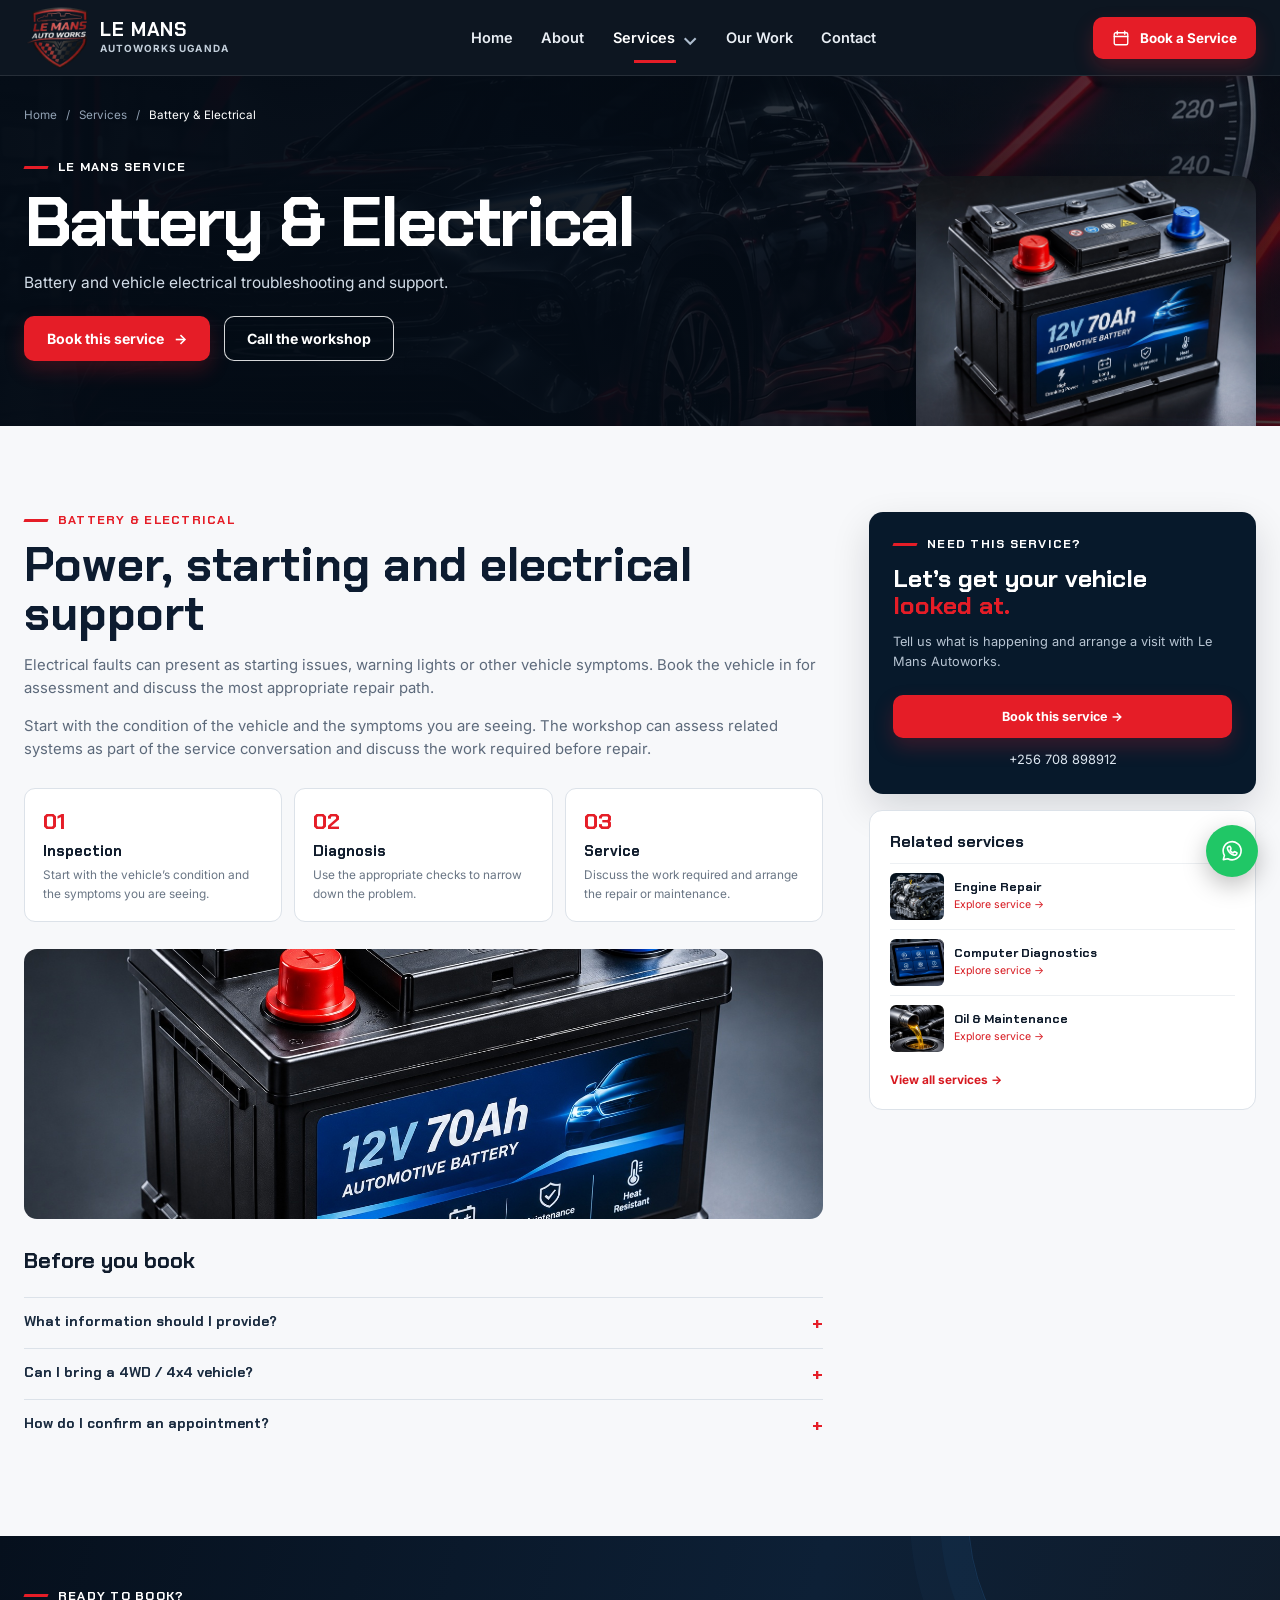
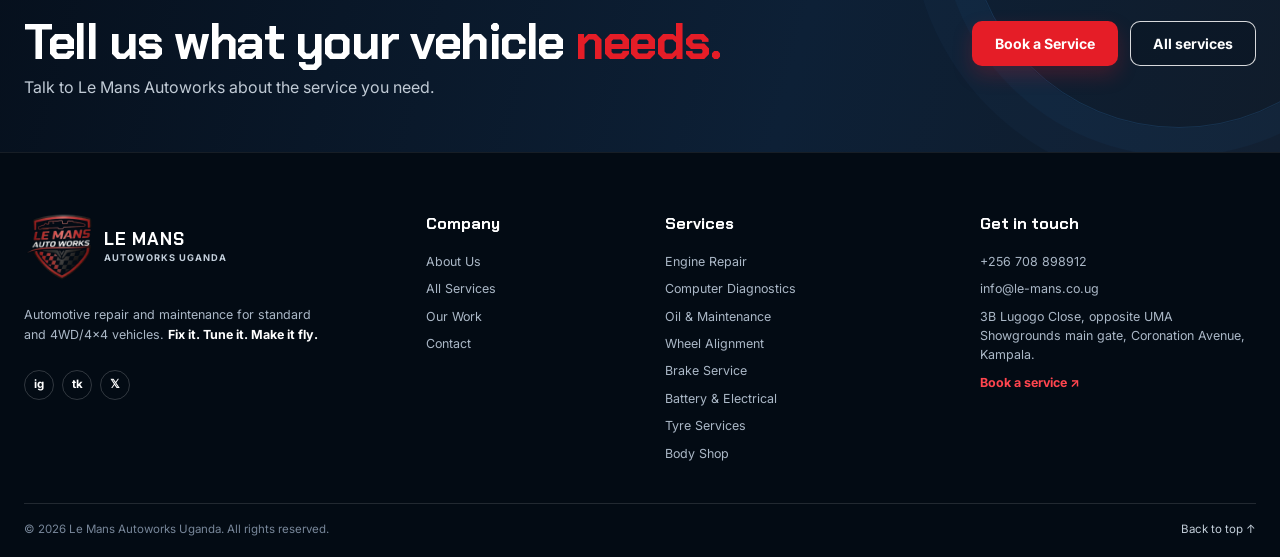
<file: electrical.html>
<!doctype html><html lang="en"><head><meta charset="utf-8"><meta name="viewport" content="width=device-width, initial-scale=1"><meta name="theme-color" content="#06101d"><meta name="description" content="Le Mans Autoworks Uganda — automotive repair, maintenance, diagnostics and body shop services in Kampala."><title>Battery & Electrical | Le Mans Autoworks Uganda</title><link rel="preconnect" href="https://fonts.googleapis.com"><link rel="preconnect" href="https://fonts.gstatic.com" crossorigin><link href="https://fonts.googleapis.com/css2?family=Chakra+Petch:wght@400;500;600;700&family=Inter:wght@400;500;600;700;800&display=swap" rel="stylesheet"><link rel="stylesheet" href="assets/css/style.css"> <link rel="icon" type="image/png" sizes="32x32" href="favicon-32.png"><link rel="apple-touch-icon" href="favicon.png"></head><body id="top" data-page="service"><div id="header-mount"><header class="site-header" id="site-header"><div class="container header-inner">
<a class="brand" href="index.html" aria-label="Le Mans Autoworks home"><img class="brand-logo" src="assets/images/lemans-logo.png" alt="Le Mans Auto Works logo"><span class="brand-name"><strong>LE MANS</strong><small>AUTOWORKS UGANDA</small></span></a>
<nav class="main-nav" id="main-nav" aria-label="Main navigation">
<a data-nav="home" href="index.html">Home</a><a data-nav="about" href="about.html">About</a>
<div class="nav-dropdown"><a data-nav="services" href="services.html" class="nav-services-link">Services <span class="chevron">⌄</span></a><div class="dropdown-menu"><a href="engine-repair.html">Engine Repair</a><a href="diagnostics.html">Computer Diagnostics</a><a href="maintenance.html">Oil & Maintenance</a><a href="wheel-alignment.html">Wheel Alignment</a><a href="brake-service.html">Brake Service</a><a href="electrical.html">Battery & Electrical</a><a href="tyres.html">Tyre Services</a><a href="body-shop.html">Body Shop</a></div></div>
<a data-nav="work" href="work.html">Our Work</a><a data-nav="contact" href="contact.html">Contact</a>
<div class="mobile-book"><a class="btn btn-primary" href="book-service.html">Book a Service <span>↗</span></a></div></nav>
<a class="btn btn-primary header-book" href="book-service.html"><svg viewBox="0 0 24 24" aria-hidden="true"><rect x="3" y="5" width="18" height="16" rx="2"/><path d="M7 3v4M17 3v4M3 10h18"/></svg>Book a Service</a>
<button class="nav-toggle" id="nav-toggle" type="button" aria-label="Open menu" aria-expanded="false"><span></span><span></span><span></span></button>
</div></header></div><main><section class="page-hero service-hero"><div class="page-hero-art"></div><div class="container page-hero-inner"><div class="breadcrumbs"><a href="index.html">Home</a><span>/</span><a href="services.html">Services</a><span>/</span><span>Battery & Electrical</span></div><p class="eyebrow light"><i></i>Le Mans service</p><h1>Battery &amp; Electrical</h1><p>Battery and vehicle electrical troubleshooting and support.</p><div class="hero-actions"><a class="btn btn-primary" href="book-service.html?service=electrical">Book this service <b>→</b></a><a class="btn btn-outline" href="tel:+256708898912">Call the workshop</a></div></div><div class="service-hero-image"><img src="assets/images/electrical.jpg" alt="Illustrative Battery & Electrical scene"></div></section>
<section class="section service-detail-section"><div class="container detail-layout"><article class="detail-main reveal"><p class="eyebrow"><i></i>Battery & Electrical</p><h2>Power, starting and electrical support</h2><p>Electrical faults can present as starting issues, warning lights or other vehicle symptoms. Book the vehicle in for assessment and discuss the most appropriate repair path.</p><p>Start with the condition of the vehicle and the symptoms you are seeing. The workshop can assess related systems as part of the service conversation and discuss the work required before repair.</p><div class="detail-process"><div><span>01</span><h3>Inspection</h3><p>Start with the vehicle’s condition and the symptoms you are seeing.</p></div><div><span>02</span><h3>Diagnosis</h3><p>Use the appropriate checks to narrow down the problem.</p></div><div><span>03</span><h3>Service</h3><p>Discuss the work required and arrange the repair or maintenance.</p></div></div><div class="detail-image"><img src="assets/images/electrical.jpg" alt="Illustrative Battery & Electrical image" loading="lazy"></div><div class="faq-block"><h3>Before you book</h3><details><summary>What information should I provide?</summary><p>Share your vehicle make and model, the symptoms you have noticed, and any relevant service history or warning lights.</p></details><details><summary>Can I bring a 4WD / 4x4 vehicle?</summary><p>The company information supplied for this website indicates that services are available for standard and 4WD/4x4 vehicles. Mention your vehicle when requesting a booking.</p></details><details><summary>How do I confirm an appointment?</summary><p>Send a booking request through the website or call the workshop. The team can discuss timing and the vehicle requirement directly with you.</p></details></div></article><aside class="detail-sidebar reveal"><div class="sidebar-book"><p class="eyebrow light"><i></i>Need this service?</p><h3>Let’s get your vehicle <em>looked at.</em></h3><p>Tell us what is happening and arrange a visit with Le Mans Autoworks.</p><a class="btn btn-primary" href="book-service.html?service=electrical">Book this service →</a><a class="sidebar-phone" href="tel:+256708898912">+256 708 898912</a></div><div class="related-services"><h3>Related services</h3><a href="engine-repair.html" class="related-link"><img src="assets/images/engine-repair.jpg" alt="" loading="lazy"><span><strong>Engine Repair</strong><small>Explore service →</small></span></a><a href="diagnostics.html" class="related-link"><img src="assets/images/diagnostics.jpg" alt="" loading="lazy"><span><strong>Computer Diagnostics</strong><small>Explore service →</small></span></a><a href="maintenance.html" class="related-link"><img src="assets/images/maintenance.jpg" alt="" loading="lazy"><span><strong>Oil & Maintenance</strong><small>Explore service →</small></span></a><a class="all-services-link" href="services.html">View all services →</a></div></aside></div></section><section class="cta-band"><div class="container cta-inner"><div><p class="eyebrow light"><i></i>Ready to book?</p><h2>Tell us what your vehicle <em>needs.</em></h2><p>Talk to Le Mans Autoworks about the service you need.</p></div><div class="cta-actions"><a class="btn btn-primary" href="book-service.html?service=electrical">Book a Service</a><a class="btn btn-outline" href="services.html">All services</a></div></div></section></main><div id="footer-mount"><footer class="site-footer"><div class="container footer-grid"><div class="footer-brand-col"><a class="brand footer-brand" href="index.html" aria-label="Le Mans Autoworks home"><img class="brand-logo footer-brand-logo" src="assets/images/lemans-logo.png" alt="Le Mans Auto Works logo"><span class="brand-name footer-brand-name"><strong>LE MANS</strong><small>AUTOWORKS UGANDA</small></span></a><p>Automotive repair and maintenance for standard and 4WD/4x4 vehicles. <strong>Fix it. Tune it. Make it fly.</strong></p><div class="social-row"><a href="https://www.instagram.com/lemans.autoworksug/" target="_blank" rel="noopener" aria-label="Instagram">ig</a><a href="https://www.tiktok.com/@lemansautoworks" target="_blank" rel="noopener" aria-label="TikTok">tk</a><a href="https://x.com/LeMansAutoworks" target="_blank" rel="noopener" aria-label="X">𝕏</a></div></div>
<div><h3>Company</h3><a href="about.html">About Us</a><a href="services.html">All Services</a><a href="work.html">Our Work</a><a href="contact.html">Contact</a></div>
<div><h3>Services</h3><a href="engine-repair.html">Engine Repair</a><a href="diagnostics.html">Computer Diagnostics</a><a href="maintenance.html">Oil & Maintenance</a><a href="wheel-alignment.html">Wheel Alignment</a><a href="brake-service.html">Brake Service</a><a href="electrical.html">Battery & Electrical</a><a href="tyres.html">Tyre Services</a><a href="body-shop.html">Body Shop</a></div>
<div><h3>Get in touch</h3><a href="tel:+256708898912">+256 708 898912</a><a href="mailto:info@le-mans.co.ug">info@le-mans.co.ug</a><p>3B Lugogo Close, opposite UMA Showgrounds main gate, Coronation Avenue, Kampala.</p><a class="footer-book" href="book-service.html">Book a service <span>↗</span></a></div></div><div class="container footer-bottom"><span>© <span data-year></span> Le Mans Autoworks Uganda. All rights reserved.</span><a href="#top">Back to top ↑</a></div></footer>
<a class="whatsapp-float" href="https://wa.me/256708898912" target="_blank" rel="noopener" aria-label="Chat with Le Mans Autoworks on WhatsApp"><svg viewBox="0 0 24 24" aria-hidden="true"><path d="M20.4 11.8a8.3 8.3 0 0 1-12.3 7.3L4 20l1-4a8.3 8.3 0 1 1 15.4-4.2Z"/><path d="M8.6 8.2c.3-.5.6-.5.9-.5h.4c.2 0 .4.1.5.4l.7 1.7c.1.2.1.4-.1.6l-.5.6c-.2.2-.2.4 0 .6.5.9 1.3 1.6 2.2 2 .2.1.4.1.6-.1l.7-.8c.2-.2.4-.2.6-.1l1.6.8c.3.1.4.3.4.5 0 .3-.2 1-.7 1.4-.5.5-1.3.7-2 .5-1.4-.3-2.9-1.1-4-2.2-1.1-1.1-1.9-2.4-2.1-3.7-.2-.7.1-1.4.5-1.8Z"/></svg></a>
<button class="to-top" id="to-top" aria-label="Back to top">↑</button></div><script src="assets/js/site.js"></script></body></html>
</file>
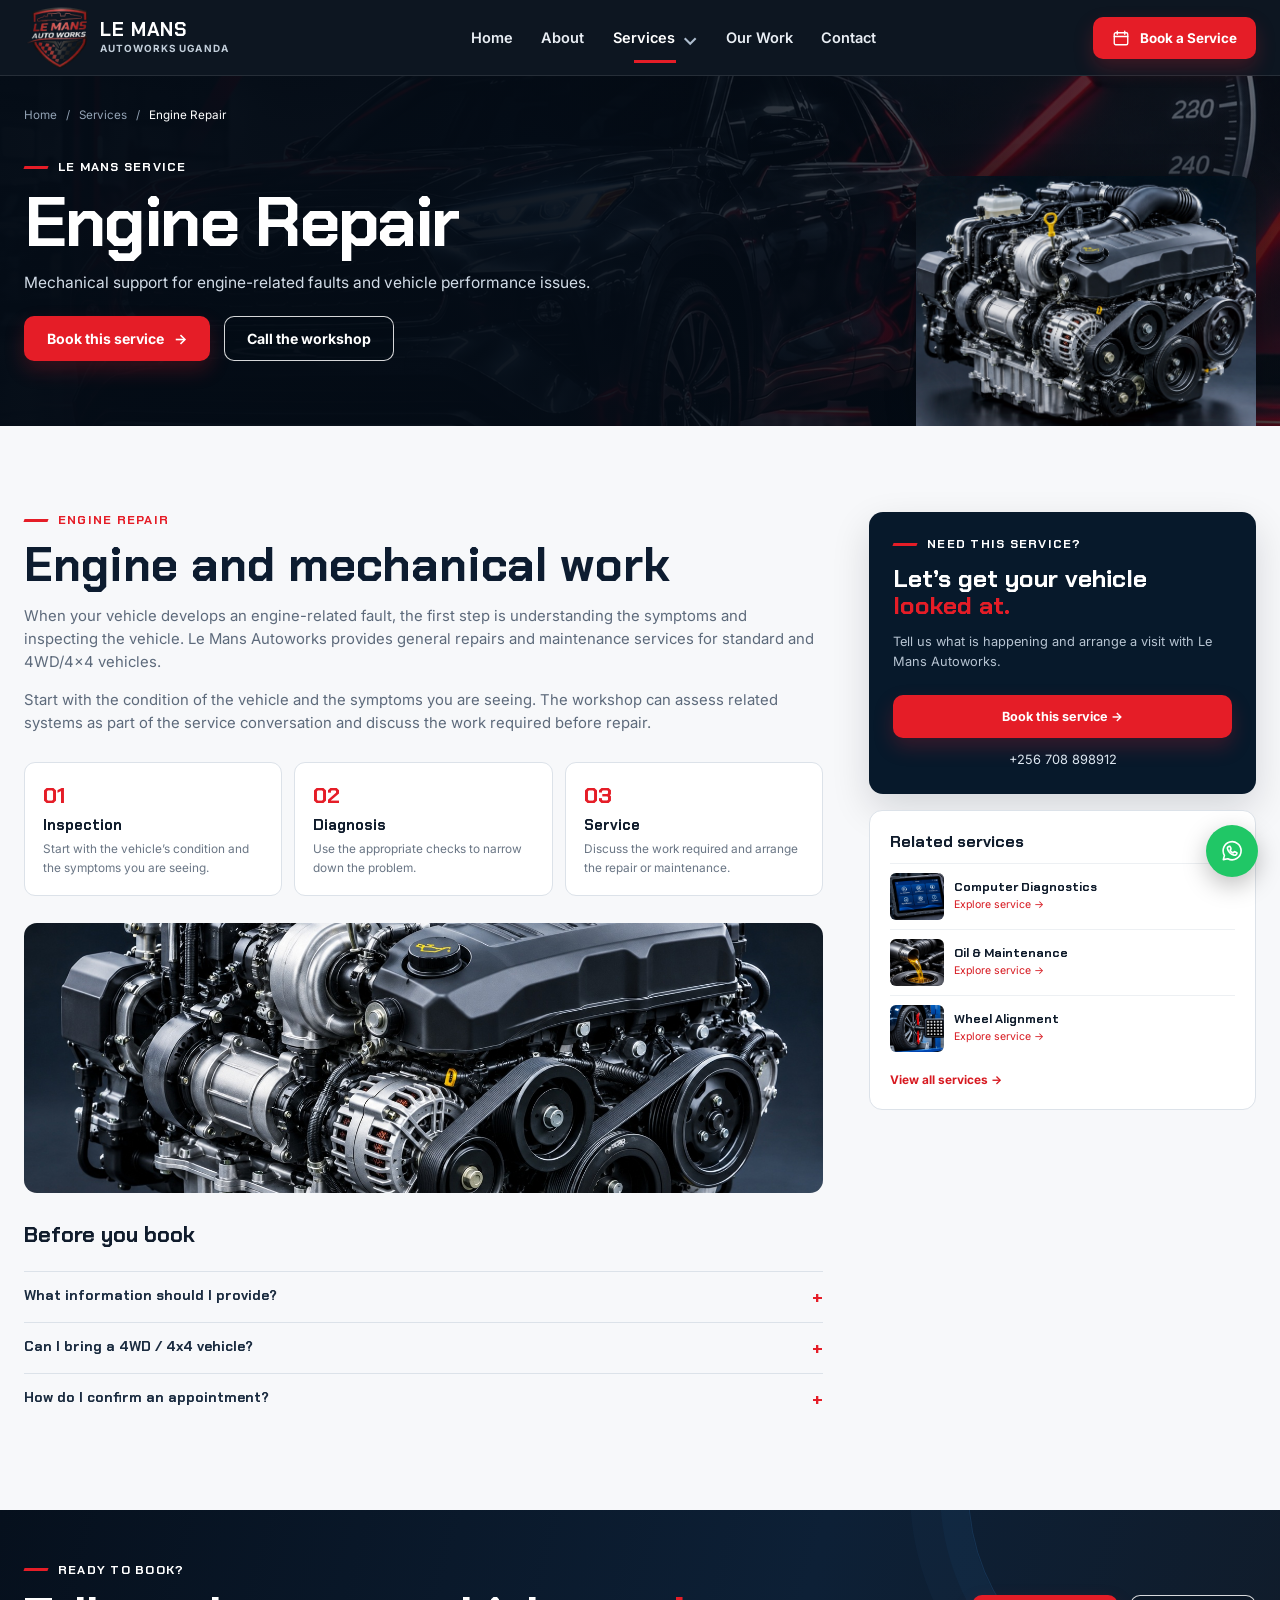
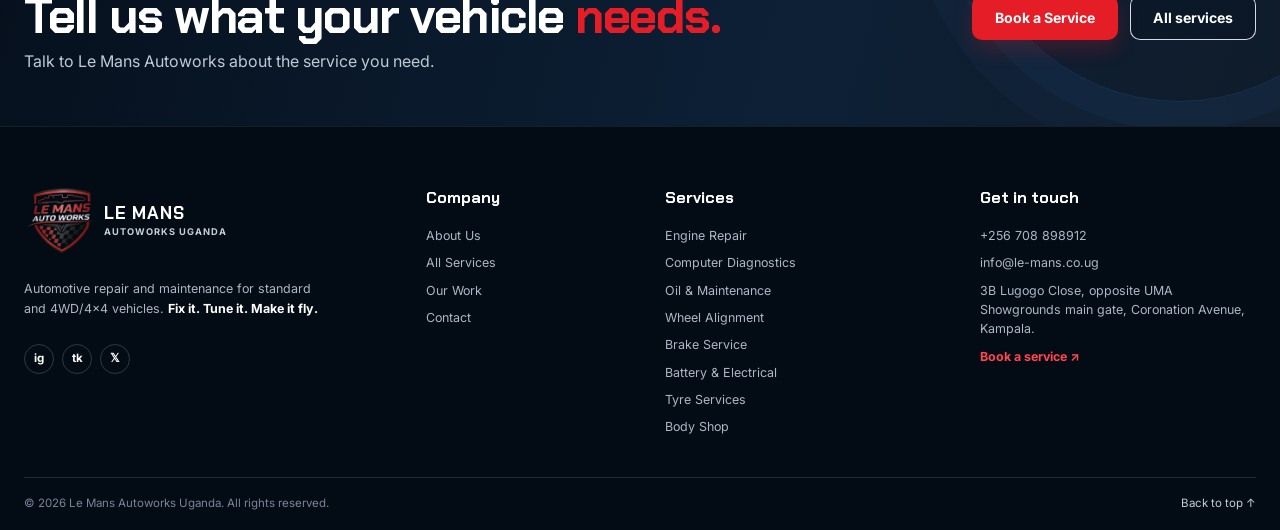
<file: engine-repair.html>
<!doctype html><html lang="en"><head><meta charset="utf-8"><meta name="viewport" content="width=device-width, initial-scale=1"><meta name="theme-color" content="#06101d"><meta name="description" content="Le Mans Autoworks Uganda — automotive repair, maintenance, diagnostics and body shop services in Kampala."><title>Engine Repair | Le Mans Autoworks Uganda</title><link rel="preconnect" href="https://fonts.googleapis.com"><link rel="preconnect" href="https://fonts.gstatic.com" crossorigin><link href="https://fonts.googleapis.com/css2?family=Chakra+Petch:wght@400;500;600;700&family=Inter:wght@400;500;600;700;800&display=swap" rel="stylesheet"><link rel="stylesheet" href="assets/css/style.css"> <link rel="icon" type="image/png" sizes="32x32" href="favicon-32.png"><link rel="apple-touch-icon" href="favicon.png"></head><body id="top" data-page="service"><div id="header-mount"><header class="site-header" id="site-header"><div class="container header-inner">
<a class="brand" href="index.html" aria-label="Le Mans Autoworks home"><img class="brand-logo" src="assets/images/lemans-logo.png" alt="Le Mans Auto Works logo"><span class="brand-name"><strong>LE MANS</strong><small>AUTOWORKS UGANDA</small></span></a>
<nav class="main-nav" id="main-nav" aria-label="Main navigation">
<a data-nav="home" href="index.html">Home</a><a data-nav="about" href="about.html">About</a>
<div class="nav-dropdown"><a data-nav="services" href="services.html" class="nav-services-link">Services <span class="chevron">⌄</span></a><div class="dropdown-menu"><a href="engine-repair.html">Engine Repair</a><a href="diagnostics.html">Computer Diagnostics</a><a href="maintenance.html">Oil & Maintenance</a><a href="wheel-alignment.html">Wheel Alignment</a><a href="brake-service.html">Brake Service</a><a href="electrical.html">Battery & Electrical</a><a href="tyres.html">Tyre Services</a><a href="body-shop.html">Body Shop</a></div></div>
<a data-nav="work" href="work.html">Our Work</a><a data-nav="contact" href="contact.html">Contact</a>
<div class="mobile-book"><a class="btn btn-primary" href="book-service.html">Book a Service <span>↗</span></a></div></nav>
<a class="btn btn-primary header-book" href="book-service.html"><svg viewBox="0 0 24 24" aria-hidden="true"><rect x="3" y="5" width="18" height="16" rx="2"/><path d="M7 3v4M17 3v4M3 10h18"/></svg>Book a Service</a>
<button class="nav-toggle" id="nav-toggle" type="button" aria-label="Open menu" aria-expanded="false"><span></span><span></span><span></span></button>
</div></header></div><main><section class="page-hero service-hero"><div class="page-hero-art"></div><div class="container page-hero-inner"><div class="breadcrumbs"><a href="index.html">Home</a><span>/</span><a href="services.html">Services</a><span>/</span><span>Engine Repair</span></div><p class="eyebrow light"><i></i>Le Mans service</p><h1>Engine Repair</h1><p>Mechanical support for engine-related faults and vehicle performance issues.</p><div class="hero-actions"><a class="btn btn-primary" href="book-service.html?service=engine-repair">Book this service <b>→</b></a><a class="btn btn-outline" href="tel:+256708898912">Call the workshop</a></div></div><div class="service-hero-image"><img src="assets/images/engine-repair.jpg" alt="Illustrative Engine Repair scene"></div></section>
<section class="section service-detail-section"><div class="container detail-layout"><article class="detail-main reveal"><p class="eyebrow"><i></i>Engine Repair</p><h2>Engine and mechanical work</h2><p>When your vehicle develops an engine-related fault, the first step is understanding the symptoms and inspecting the vehicle. Le Mans Autoworks provides general repairs and maintenance services for standard and 4WD/4x4 vehicles.</p><p>Start with the condition of the vehicle and the symptoms you are seeing. The workshop can assess related systems as part of the service conversation and discuss the work required before repair.</p><div class="detail-process"><div><span>01</span><h3>Inspection</h3><p>Start with the vehicle’s condition and the symptoms you are seeing.</p></div><div><span>02</span><h3>Diagnosis</h3><p>Use the appropriate checks to narrow down the problem.</p></div><div><span>03</span><h3>Service</h3><p>Discuss the work required and arrange the repair or maintenance.</p></div></div><div class="detail-image"><img src="assets/images/engine-repair.jpg" alt="Illustrative Engine Repair image" loading="lazy"></div><div class="faq-block"><h3>Before you book</h3><details><summary>What information should I provide?</summary><p>Share your vehicle make and model, the symptoms you have noticed, and any relevant service history or warning lights.</p></details><details><summary>Can I bring a 4WD / 4x4 vehicle?</summary><p>The company information supplied for this website indicates that services are available for standard and 4WD/4x4 vehicles. Mention your vehicle when requesting a booking.</p></details><details><summary>How do I confirm an appointment?</summary><p>Send a booking request through the website or call the workshop. The team can discuss timing and the vehicle requirement directly with you.</p></details></div></article><aside class="detail-sidebar reveal"><div class="sidebar-book"><p class="eyebrow light"><i></i>Need this service?</p><h3>Let’s get your vehicle <em>looked at.</em></h3><p>Tell us what is happening and arrange a visit with Le Mans Autoworks.</p><a class="btn btn-primary" href="book-service.html?service=engine-repair">Book this service →</a><a class="sidebar-phone" href="tel:+256708898912">+256 708 898912</a></div><div class="related-services"><h3>Related services</h3><a href="diagnostics.html" class="related-link"><img src="assets/images/diagnostics.jpg" alt="" loading="lazy"><span><strong>Computer Diagnostics</strong><small>Explore service →</small></span></a><a href="maintenance.html" class="related-link"><img src="assets/images/maintenance.jpg" alt="" loading="lazy"><span><strong>Oil & Maintenance</strong><small>Explore service →</small></span></a><a href="wheel-alignment.html" class="related-link"><img src="assets/images/wheel-alignment.jpg" alt="" loading="lazy"><span><strong>Wheel Alignment</strong><small>Explore service →</small></span></a><a class="all-services-link" href="services.html">View all services →</a></div></aside></div></section><section class="cta-band"><div class="container cta-inner"><div><p class="eyebrow light"><i></i>Ready to book?</p><h2>Tell us what your vehicle <em>needs.</em></h2><p>Talk to Le Mans Autoworks about the service you need.</p></div><div class="cta-actions"><a class="btn btn-primary" href="book-service.html?service=engine-repair">Book a Service</a><a class="btn btn-outline" href="services.html">All services</a></div></div></section></main><div id="footer-mount"><footer class="site-footer"><div class="container footer-grid"><div class="footer-brand-col"><a class="brand footer-brand" href="index.html" aria-label="Le Mans Autoworks home"><img class="brand-logo footer-brand-logo" src="assets/images/lemans-logo.png" alt="Le Mans Auto Works logo"><span class="brand-name footer-brand-name"><strong>LE MANS</strong><small>AUTOWORKS UGANDA</small></span></a><p>Automotive repair and maintenance for standard and 4WD/4x4 vehicles. <strong>Fix it. Tune it. Make it fly.</strong></p><div class="social-row"><a href="https://www.instagram.com/lemans.autoworksug/" target="_blank" rel="noopener" aria-label="Instagram">ig</a><a href="https://www.tiktok.com/@lemansautoworks" target="_blank" rel="noopener" aria-label="TikTok">tk</a><a href="https://x.com/LeMansAutoworks" target="_blank" rel="noopener" aria-label="X">𝕏</a></div></div>
<div><h3>Company</h3><a href="about.html">About Us</a><a href="services.html">All Services</a><a href="work.html">Our Work</a><a href="contact.html">Contact</a></div>
<div><h3>Services</h3><a href="engine-repair.html">Engine Repair</a><a href="diagnostics.html">Computer Diagnostics</a><a href="maintenance.html">Oil & Maintenance</a><a href="wheel-alignment.html">Wheel Alignment</a><a href="brake-service.html">Brake Service</a><a href="electrical.html">Battery & Electrical</a><a href="tyres.html">Tyre Services</a><a href="body-shop.html">Body Shop</a></div>
<div><h3>Get in touch</h3><a href="tel:+256708898912">+256 708 898912</a><a href="mailto:info@le-mans.co.ug">info@le-mans.co.ug</a><p>3B Lugogo Close, opposite UMA Showgrounds main gate, Coronation Avenue, Kampala.</p><a class="footer-book" href="book-service.html">Book a service <span>↗</span></a></div></div><div class="container footer-bottom"><span>© <span data-year></span> Le Mans Autoworks Uganda. All rights reserved.</span><a href="#top">Back to top ↑</a></div></footer>
<a class="whatsapp-float" href="https://wa.me/256708898912" target="_blank" rel="noopener" aria-label="Chat with Le Mans Autoworks on WhatsApp"><svg viewBox="0 0 24 24" aria-hidden="true"><path d="M20.4 11.8a8.3 8.3 0 0 1-12.3 7.3L4 20l1-4a8.3 8.3 0 1 1 15.4-4.2Z"/><path d="M8.6 8.2c.3-.5.6-.5.9-.5h.4c.2 0 .4.1.5.4l.7 1.7c.1.2.1.4-.1.6l-.5.6c-.2.2-.2.4 0 .6.5.9 1.3 1.6 2.2 2 .2.1.4.1.6-.1l.7-.8c.2-.2.4-.2.6-.1l1.6.8c.3.1.4.3.4.5 0 .3-.2 1-.7 1.4-.5.5-1.3.7-2 .5-1.4-.3-2.9-1.1-4-2.2-1.1-1.1-1.9-2.4-2.1-3.7-.2-.7.1-1.4.5-1.8Z"/></svg></a>
<button class="to-top" id="to-top" aria-label="Back to top">↑</button></div><script src="assets/js/site.js"></script></body></html>
</file>
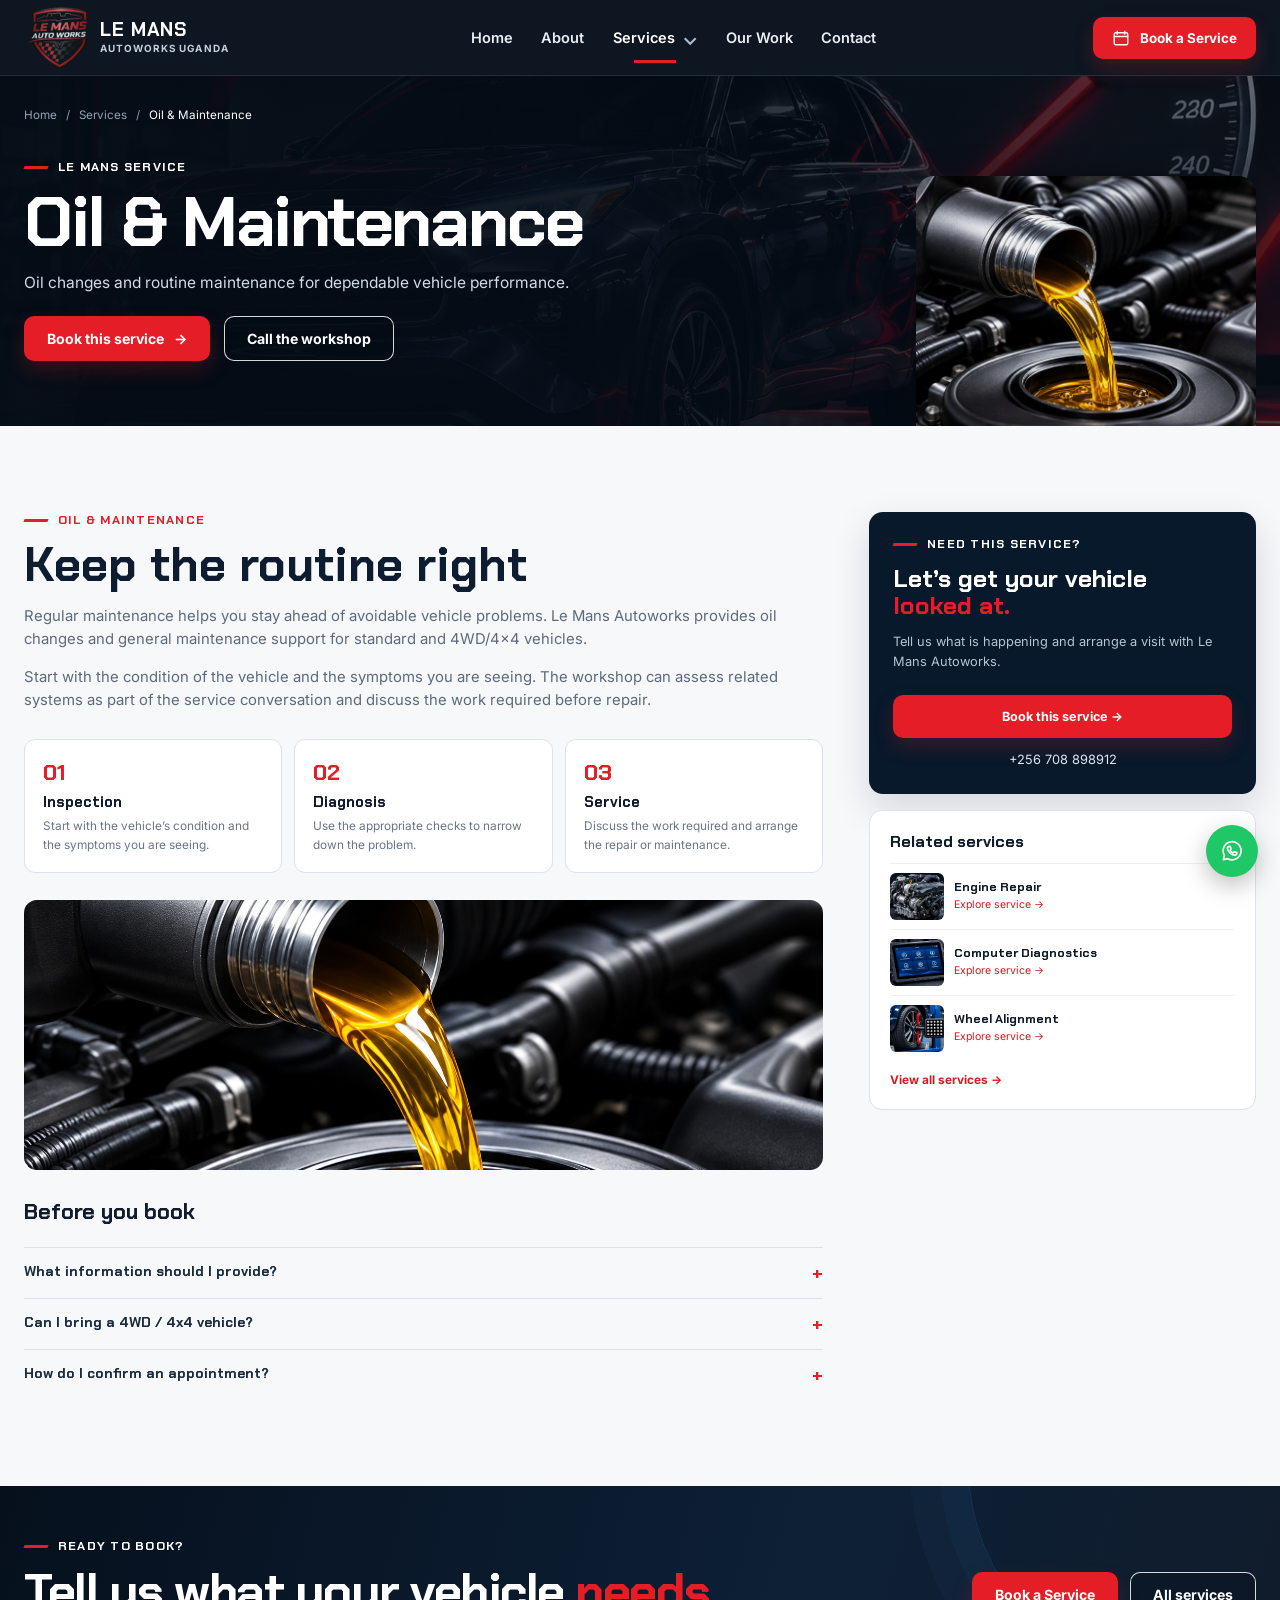
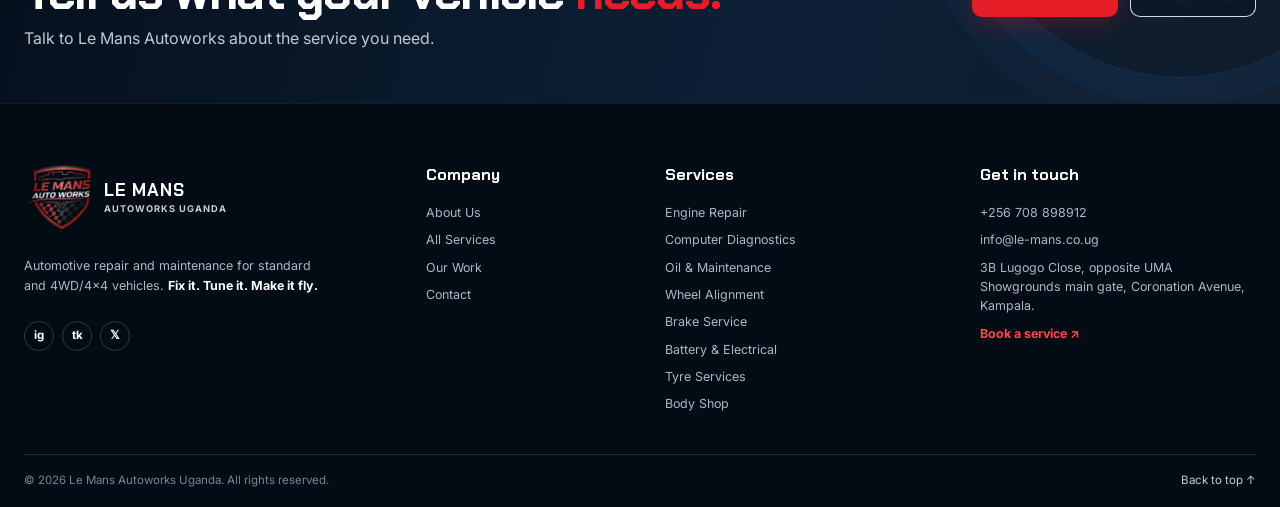
<file: maintenance.html>
<!doctype html><html lang="en"><head><meta charset="utf-8"><meta name="viewport" content="width=device-width, initial-scale=1"><meta name="theme-color" content="#06101d"><meta name="description" content="Le Mans Autoworks Uganda — automotive repair, maintenance, diagnostics and body shop services in Kampala."><title>Oil & Maintenance | Le Mans Autoworks Uganda</title><link rel="preconnect" href="https://fonts.googleapis.com"><link rel="preconnect" href="https://fonts.gstatic.com" crossorigin><link href="https://fonts.googleapis.com/css2?family=Chakra+Petch:wght@400;500;600;700&family=Inter:wght@400;500;600;700;800&display=swap" rel="stylesheet"><link rel="stylesheet" href="assets/css/style.css"> <link rel="icon" type="image/png" sizes="32x32" href="favicon-32.png"><link rel="apple-touch-icon" href="favicon.png"></head><body id="top" data-page="service"><div id="header-mount"><header class="site-header" id="site-header"><div class="container header-inner">
<a class="brand" href="index.html" aria-label="Le Mans Autoworks home"><img class="brand-logo" src="assets/images/lemans-logo.png" alt="Le Mans Auto Works logo"><span class="brand-name"><strong>LE MANS</strong><small>AUTOWORKS UGANDA</small></span></a>
<nav class="main-nav" id="main-nav" aria-label="Main navigation">
<a data-nav="home" href="index.html">Home</a><a data-nav="about" href="about.html">About</a>
<div class="nav-dropdown"><a data-nav="services" href="services.html" class="nav-services-link">Services <span class="chevron">⌄</span></a><div class="dropdown-menu"><a href="engine-repair.html">Engine Repair</a><a href="diagnostics.html">Computer Diagnostics</a><a href="maintenance.html">Oil & Maintenance</a><a href="wheel-alignment.html">Wheel Alignment</a><a href="brake-service.html">Brake Service</a><a href="electrical.html">Battery & Electrical</a><a href="tyres.html">Tyre Services</a><a href="body-shop.html">Body Shop</a></div></div>
<a data-nav="work" href="work.html">Our Work</a><a data-nav="contact" href="contact.html">Contact</a>
<div class="mobile-book"><a class="btn btn-primary" href="book-service.html">Book a Service <span>↗</span></a></div></nav>
<a class="btn btn-primary header-book" href="book-service.html"><svg viewBox="0 0 24 24" aria-hidden="true"><rect x="3" y="5" width="18" height="16" rx="2"/><path d="M7 3v4M17 3v4M3 10h18"/></svg>Book a Service</a>
<button class="nav-toggle" id="nav-toggle" type="button" aria-label="Open menu" aria-expanded="false"><span></span><span></span><span></span></button>
</div></header></div><main><section class="page-hero service-hero"><div class="page-hero-art"></div><div class="container page-hero-inner"><div class="breadcrumbs"><a href="index.html">Home</a><span>/</span><a href="services.html">Services</a><span>/</span><span>Oil & Maintenance</span></div><p class="eyebrow light"><i></i>Le Mans service</p><h1>Oil &amp; Maintenance</h1><p>Oil changes and routine maintenance for dependable vehicle performance.</p><div class="hero-actions"><a class="btn btn-primary" href="book-service.html?service=maintenance">Book this service <b>→</b></a><a class="btn btn-outline" href="tel:+256708898912">Call the workshop</a></div></div><div class="service-hero-image"><img src="assets/images/maintenance.jpg" alt="Illustrative Oil & Maintenance scene"></div></section>
<section class="section service-detail-section"><div class="container detail-layout"><article class="detail-main reveal"><p class="eyebrow"><i></i>Oil & Maintenance</p><h2>Keep the routine right</h2><p>Regular maintenance helps you stay ahead of avoidable vehicle problems. Le Mans Autoworks provides oil changes and general maintenance support for standard and 4WD/4x4 vehicles.</p><p>Start with the condition of the vehicle and the symptoms you are seeing. The workshop can assess related systems as part of the service conversation and discuss the work required before repair.</p><div class="detail-process"><div><span>01</span><h3>Inspection</h3><p>Start with the vehicle’s condition and the symptoms you are seeing.</p></div><div><span>02</span><h3>Diagnosis</h3><p>Use the appropriate checks to narrow down the problem.</p></div><div><span>03</span><h3>Service</h3><p>Discuss the work required and arrange the repair or maintenance.</p></div></div><div class="detail-image"><img src="assets/images/maintenance.jpg" alt="Illustrative Oil & Maintenance image" loading="lazy"></div><div class="faq-block"><h3>Before you book</h3><details><summary>What information should I provide?</summary><p>Share your vehicle make and model, the symptoms you have noticed, and any relevant service history or warning lights.</p></details><details><summary>Can I bring a 4WD / 4x4 vehicle?</summary><p>The company information supplied for this website indicates that services are available for standard and 4WD/4x4 vehicles. Mention your vehicle when requesting a booking.</p></details><details><summary>How do I confirm an appointment?</summary><p>Send a booking request through the website or call the workshop. The team can discuss timing and the vehicle requirement directly with you.</p></details></div></article><aside class="detail-sidebar reveal"><div class="sidebar-book"><p class="eyebrow light"><i></i>Need this service?</p><h3>Let’s get your vehicle <em>looked at.</em></h3><p>Tell us what is happening and arrange a visit with Le Mans Autoworks.</p><a class="btn btn-primary" href="book-service.html?service=maintenance">Book this service →</a><a class="sidebar-phone" href="tel:+256708898912">+256 708 898912</a></div><div class="related-services"><h3>Related services</h3><a href="engine-repair.html" class="related-link"><img src="assets/images/engine-repair.jpg" alt="" loading="lazy"><span><strong>Engine Repair</strong><small>Explore service →</small></span></a><a href="diagnostics.html" class="related-link"><img src="assets/images/diagnostics.jpg" alt="" loading="lazy"><span><strong>Computer Diagnostics</strong><small>Explore service →</small></span></a><a href="wheel-alignment.html" class="related-link"><img src="assets/images/wheel-alignment.jpg" alt="" loading="lazy"><span><strong>Wheel Alignment</strong><small>Explore service →</small></span></a><a class="all-services-link" href="services.html">View all services →</a></div></aside></div></section><section class="cta-band"><div class="container cta-inner"><div><p class="eyebrow light"><i></i>Ready to book?</p><h2>Tell us what your vehicle <em>needs.</em></h2><p>Talk to Le Mans Autoworks about the service you need.</p></div><div class="cta-actions"><a class="btn btn-primary" href="book-service.html?service=maintenance">Book a Service</a><a class="btn btn-outline" href="services.html">All services</a></div></div></section></main><div id="footer-mount"><footer class="site-footer"><div class="container footer-grid"><div class="footer-brand-col"><a class="brand footer-brand" href="index.html" aria-label="Le Mans Autoworks home"><img class="brand-logo footer-brand-logo" src="assets/images/lemans-logo.png" alt="Le Mans Auto Works logo"><span class="brand-name footer-brand-name"><strong>LE MANS</strong><small>AUTOWORKS UGANDA</small></span></a><p>Automotive repair and maintenance for standard and 4WD/4x4 vehicles. <strong>Fix it. Tune it. Make it fly.</strong></p><div class="social-row"><a href="https://www.instagram.com/lemans.autoworksug/" target="_blank" rel="noopener" aria-label="Instagram">ig</a><a href="https://www.tiktok.com/@lemansautoworks" target="_blank" rel="noopener" aria-label="TikTok">tk</a><a href="https://x.com/LeMansAutoworks" target="_blank" rel="noopener" aria-label="X">𝕏</a></div></div>
<div><h3>Company</h3><a href="about.html">About Us</a><a href="services.html">All Services</a><a href="work.html">Our Work</a><a href="contact.html">Contact</a></div>
<div><h3>Services</h3><a href="engine-repair.html">Engine Repair</a><a href="diagnostics.html">Computer Diagnostics</a><a href="maintenance.html">Oil & Maintenance</a><a href="wheel-alignment.html">Wheel Alignment</a><a href="brake-service.html">Brake Service</a><a href="electrical.html">Battery & Electrical</a><a href="tyres.html">Tyre Services</a><a href="body-shop.html">Body Shop</a></div>
<div><h3>Get in touch</h3><a href="tel:+256708898912">+256 708 898912</a><a href="mailto:info@le-mans.co.ug">info@le-mans.co.ug</a><p>3B Lugogo Close, opposite UMA Showgrounds main gate, Coronation Avenue, Kampala.</p><a class="footer-book" href="book-service.html">Book a service <span>↗</span></a></div></div><div class="container footer-bottom"><span>© <span data-year></span> Le Mans Autoworks Uganda. All rights reserved.</span><a href="#top">Back to top ↑</a></div></footer>
<a class="whatsapp-float" href="https://wa.me/256708898912" target="_blank" rel="noopener" aria-label="Chat with Le Mans Autoworks on WhatsApp"><svg viewBox="0 0 24 24" aria-hidden="true"><path d="M20.4 11.8a8.3 8.3 0 0 1-12.3 7.3L4 20l1-4a8.3 8.3 0 1 1 15.4-4.2Z"/><path d="M8.6 8.2c.3-.5.6-.5.9-.5h.4c.2 0 .4.1.5.4l.7 1.7c.1.2.1.4-.1.6l-.5.6c-.2.2-.2.4 0 .6.5.9 1.3 1.6 2.2 2 .2.1.4.1.6-.1l.7-.8c.2-.2.4-.2.6-.1l1.6.8c.3.1.4.3.4.5 0 .3-.2 1-.7 1.4-.5.5-1.3.7-2 .5-1.4-.3-2.9-1.1-4-2.2-1.1-1.1-1.9-2.4-2.1-3.7-.2-.7.1-1.4.5-1.8Z"/></svg></a>
<button class="to-top" id="to-top" aria-label="Back to top">↑</button></div><script src="assets/js/site.js"></script></body></html>
</file>
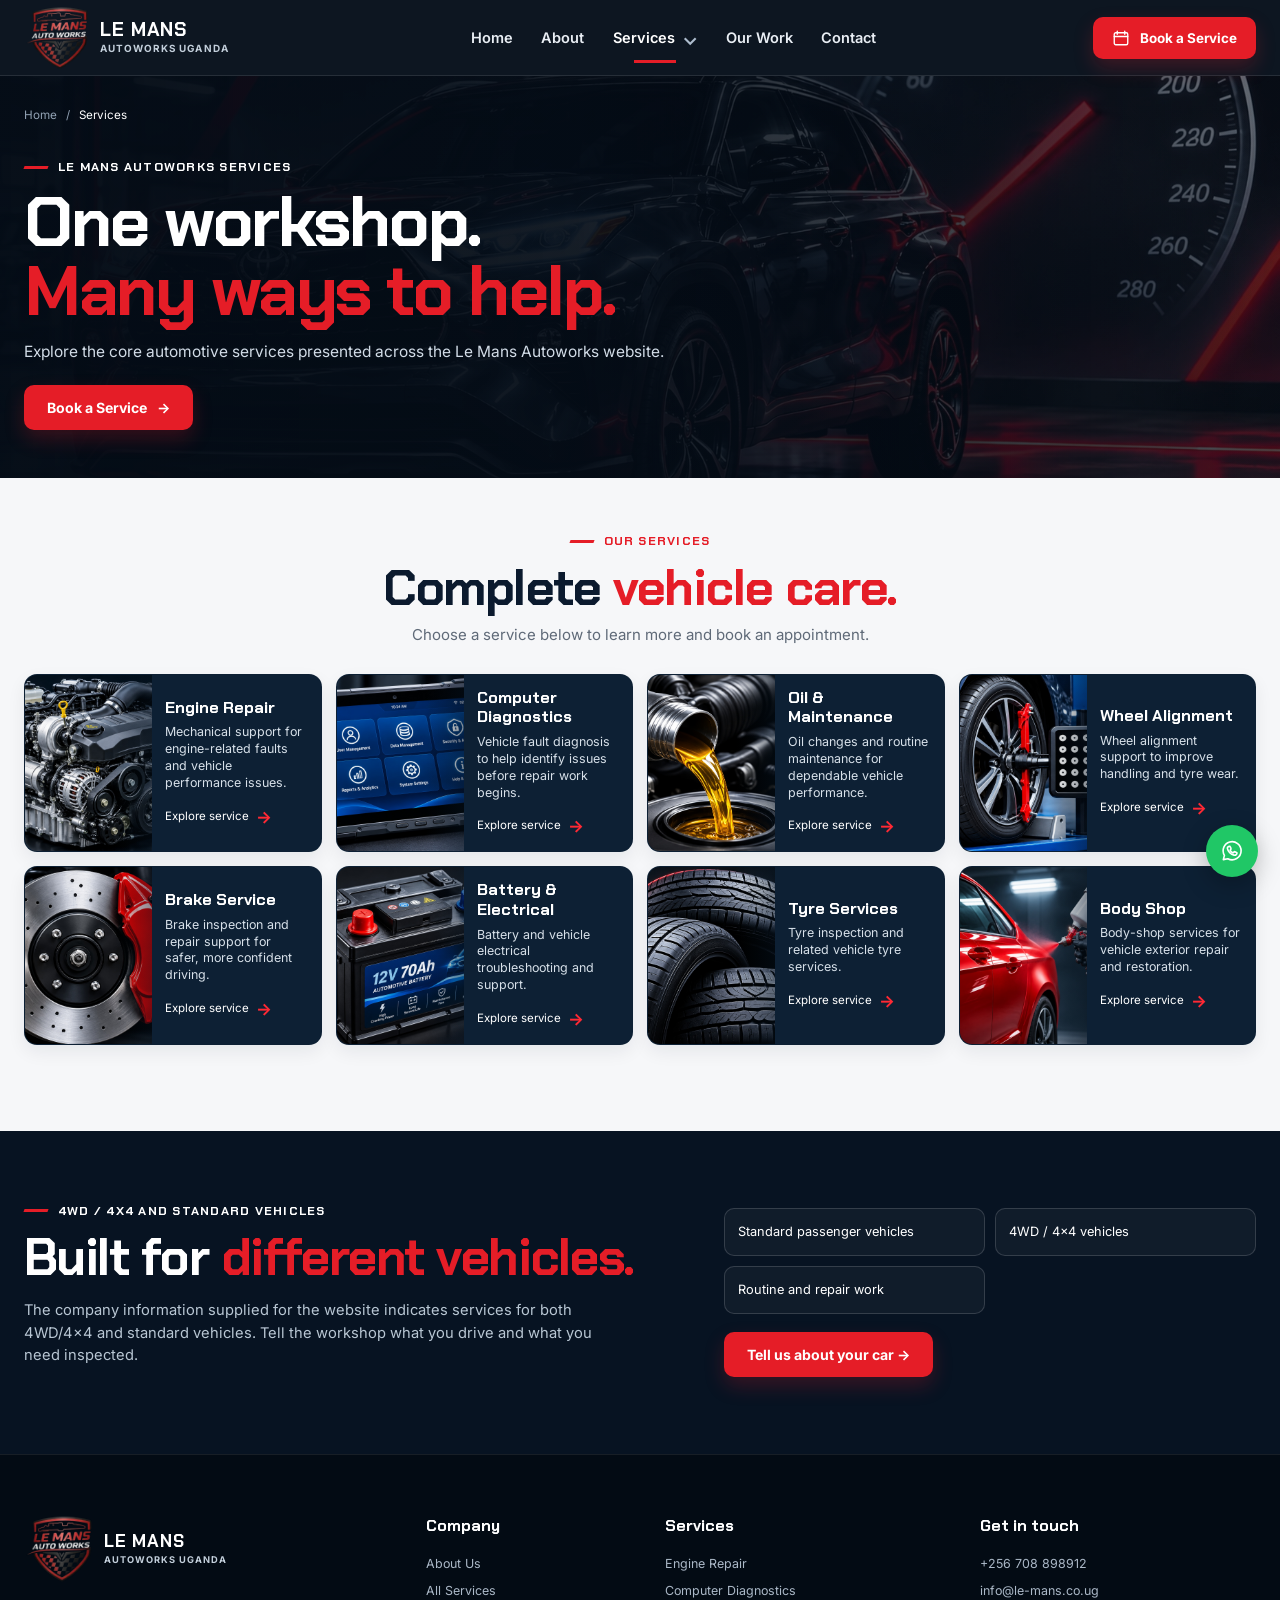
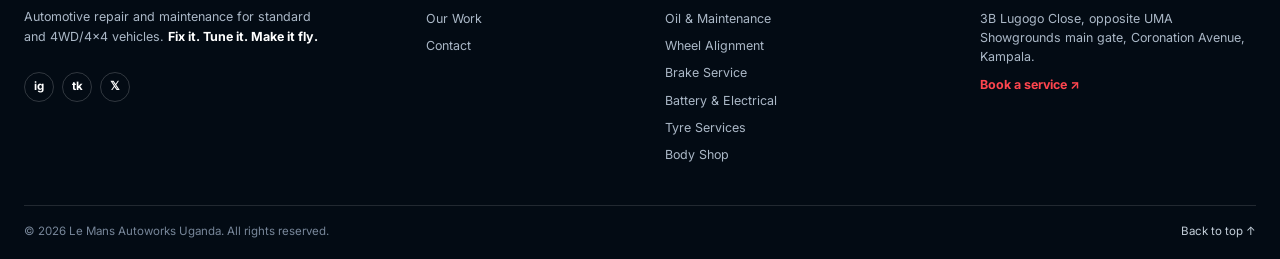
<file: services.html>
<!doctype html><html lang="en"><head><meta charset="utf-8"><meta name="viewport" content="width=device-width, initial-scale=1"><meta name="theme-color" content="#06101d"><meta name="description" content="Le Mans Autoworks Uganda — automotive repair, maintenance, diagnostics and body shop services in Kampala."><title>Services | Le Mans Autoworks Uganda</title><link rel="preconnect" href="https://fonts.googleapis.com"><link rel="preconnect" href="https://fonts.gstatic.com" crossorigin><link href="https://fonts.googleapis.com/css2?family=Chakra+Petch:wght@400;500;600;700&family=Inter:wght@400;500;600;700;800&display=swap" rel="stylesheet"><link rel="stylesheet" href="assets/css/style.css"> <link rel="icon" type="image/png" sizes="32x32" href="favicon-32.png"><link rel="apple-touch-icon" href="favicon.png"></head><body id="top" data-page="services"><div id="header-mount"><header class="site-header" id="site-header"><div class="container header-inner">
<a class="brand" href="index.html" aria-label="Le Mans Autoworks home"><img class="brand-logo" src="assets/images/lemans-logo.png" alt="Le Mans Auto Works logo"><span class="brand-name"><strong>LE MANS</strong><small>AUTOWORKS UGANDA</small></span></a>
<nav class="main-nav" id="main-nav" aria-label="Main navigation">
<a data-nav="home" href="index.html">Home</a><a data-nav="about" href="about.html">About</a>
<div class="nav-dropdown"><a data-nav="services" href="services.html" class="nav-services-link">Services <span class="chevron">⌄</span></a><div class="dropdown-menu"><a href="engine-repair.html">Engine Repair</a><a href="diagnostics.html">Computer Diagnostics</a><a href="maintenance.html">Oil & Maintenance</a><a href="wheel-alignment.html">Wheel Alignment</a><a href="brake-service.html">Brake Service</a><a href="electrical.html">Battery & Electrical</a><a href="tyres.html">Tyre Services</a><a href="body-shop.html">Body Shop</a></div></div>
<a data-nav="work" href="work.html">Our Work</a><a data-nav="contact" href="contact.html">Contact</a>
<div class="mobile-book"><a class="btn btn-primary" href="book-service.html">Book a Service <span>↗</span></a></div></nav>
<a class="btn btn-primary header-book" href="book-service.html"><svg viewBox="0 0 24 24" aria-hidden="true"><rect x="3" y="5" width="18" height="16" rx="2"/><path d="M7 3v4M17 3v4M3 10h18"/></svg>Book a Service</a>
<button class="nav-toggle" id="nav-toggle" type="button" aria-label="Open menu" aria-expanded="false"><span></span><span></span><span></span></button>
</div></header></div><main><section class="page-hero"><div class="page-hero-art"></div><div class="container page-hero-inner"><div class="breadcrumbs"><a href="index.html">Home</a><span>/</span><span>Services</span></div><p class="eyebrow light"><i></i>Le Mans Autoworks services</p><h1>One workshop.<br><em>Many ways to help.</em></h1><p>Explore the core automotive services presented across the Le Mans Autoworks website.</p><div class="hero-actions"><a class="btn btn-primary" href="book-service.html">Book a Service <b>→</b></a></div></div></section><section class="section service-directory"><div class="container"><div class="section-heading centered reveal"><p class="eyebrow"><i></i>Our services</p><h2>Complete <em>vehicle care.</em></h2><p>Choose a service below to learn more and book an appointment.</p></div><div class="service-grid"><a class="service-card service-page-card" href="engine-repair.html"><span class="service-photo"><img src="assets/images/engine-repair.jpg" alt="Illustrative image for Engine Repair" loading="lazy"></span><span class="service-card-content"><span class="service-icon" data-icon="engine"></span><strong>Engine Repair</strong><span class="service-blurb">Mechanical support for engine-related faults and vehicle performance issues.</span><span class="service-more">Explore service <b>→</b></span></span></a><a class="service-card service-page-card" href="diagnostics.html"><span class="service-photo"><img src="assets/images/diagnostics.jpg" alt="Illustrative image for Computer Diagnostics" loading="lazy"></span><span class="service-card-content"><span class="service-icon" data-icon="scan"></span><strong>Computer Diagnostics</strong><span class="service-blurb">Vehicle fault diagnosis to help identify issues before repair work begins.</span><span class="service-more">Explore service <b>→</b></span></span></a><a class="service-card service-page-card" href="maintenance.html"><span class="service-photo"><img src="assets/images/maintenance.jpg" alt="Illustrative image for Oil & Maintenance" loading="lazy"></span><span class="service-card-content"><span class="service-icon" data-icon="oil"></span><strong>Oil & Maintenance</strong><span class="service-blurb">Oil changes and routine maintenance for dependable vehicle performance.</span><span class="service-more">Explore service <b>→</b></span></span></a><a class="service-card service-page-card" href="wheel-alignment.html"><span class="service-photo"><img src="assets/images/wheel-alignment.jpg" alt="Illustrative image for Wheel Alignment" loading="lazy"></span><span class="service-card-content"><span class="service-icon" data-icon="wheel"></span><strong>Wheel Alignment</strong><span class="service-blurb">Wheel alignment support to improve handling and tyre wear.</span><span class="service-more">Explore service <b>→</b></span></span></a><a class="service-card service-page-card" href="brake-service.html"><span class="service-photo"><img src="assets/images/brake-service.jpg" alt="Illustrative image for Brake Service" loading="lazy"></span><span class="service-card-content"><span class="service-icon" data-icon="brake"></span><strong>Brake Service</strong><span class="service-blurb">Brake inspection and repair support for safer, more confident driving.</span><span class="service-more">Explore service <b>→</b></span></span></a><a class="service-card service-page-card" href="electrical.html"><span class="service-photo"><img src="assets/images/electrical.jpg" alt="Illustrative image for Battery & Electrical" loading="lazy"></span><span class="service-card-content"><span class="service-icon" data-icon="battery"></span><strong>Battery & Electrical</strong><span class="service-blurb">Battery and vehicle electrical troubleshooting and support.</span><span class="service-more">Explore service <b>→</b></span></span></a><a class="service-card service-page-card" href="tyres.html"><span class="service-photo"><img src="assets/images/tyres.jpg" alt="Illustrative image for Tyre Services" loading="lazy"></span><span class="service-card-content"><span class="service-icon" data-icon="tyre"></span><strong>Tyre Services</strong><span class="service-blurb">Tyre inspection and related vehicle tyre services.</span><span class="service-more">Explore service <b>→</b></span></span></a><a class="service-card service-page-card" href="body-shop.html"><span class="service-photo"><img src="assets/images/body-shop.jpg" alt="Illustrative image for Body Shop" loading="lazy"></span><span class="service-card-content"><span class="service-icon" data-icon="body"></span><strong>Body Shop</strong><span class="service-blurb">Body-shop services for vehicle exterior repair and restoration.</span><span class="service-more">Explore service <b>→</b></span></span></a></div></div></section>
<section class="vehicle-band"><div class="container vehicle-band-inner"><div><p class="eyebrow light"><i></i>4WD / 4x4 and standard vehicles</p><h2>Built for <em>different vehicles.</em></h2><p>The company information supplied for the website indicates services for both 4WD/4x4 and standard vehicles. Tell the workshop what you drive and what you need inspected.</p></div><div class="vehicle-pills"><span>Standard passenger vehicles</span><span>4WD / 4x4 vehicles</span><span>Routine and repair work</span><a class="btn btn-primary" href="book-service.html">Tell us about your car →</a></div></div></section></main><div id="footer-mount"><footer class="site-footer"><div class="container footer-grid"><div class="footer-brand-col"><a class="brand footer-brand" href="index.html" aria-label="Le Mans Autoworks home"><img class="brand-logo footer-brand-logo" src="assets/images/lemans-logo.png" alt="Le Mans Auto Works logo"><span class="brand-name footer-brand-name"><strong>LE MANS</strong><small>AUTOWORKS UGANDA</small></span></a><p>Automotive repair and maintenance for standard and 4WD/4x4 vehicles. <strong>Fix it. Tune it. Make it fly.</strong></p><div class="social-row"><a href="https://www.instagram.com/lemans.autoworksug/" target="_blank" rel="noopener" aria-label="Instagram">ig</a><a href="https://www.tiktok.com/@lemansautoworks" target="_blank" rel="noopener" aria-label="TikTok">tk</a><a href="https://x.com/LeMansAutoworks" target="_blank" rel="noopener" aria-label="X">𝕏</a></div></div>
<div><h3>Company</h3><a href="about.html">About Us</a><a href="services.html">All Services</a><a href="work.html">Our Work</a><a href="contact.html">Contact</a></div>
<div><h3>Services</h3><a href="engine-repair.html">Engine Repair</a><a href="diagnostics.html">Computer Diagnostics</a><a href="maintenance.html">Oil & Maintenance</a><a href="wheel-alignment.html">Wheel Alignment</a><a href="brake-service.html">Brake Service</a><a href="electrical.html">Battery & Electrical</a><a href="tyres.html">Tyre Services</a><a href="body-shop.html">Body Shop</a></div>
<div><h3>Get in touch</h3><a href="tel:+256708898912">+256 708 898912</a><a href="mailto:info@le-mans.co.ug">info@le-mans.co.ug</a><p>3B Lugogo Close, opposite UMA Showgrounds main gate, Coronation Avenue, Kampala.</p><a class="footer-book" href="book-service.html">Book a service <span>↗</span></a></div></div><div class="container footer-bottom"><span>© <span data-year></span> Le Mans Autoworks Uganda. All rights reserved.</span><a href="#top">Back to top ↑</a></div></footer>
<a class="whatsapp-float" href="https://wa.me/256708898912" target="_blank" rel="noopener" aria-label="Chat with Le Mans Autoworks on WhatsApp"><svg viewBox="0 0 24 24" aria-hidden="true"><path d="M20.4 11.8a8.3 8.3 0 0 1-12.3 7.3L4 20l1-4a8.3 8.3 0 1 1 15.4-4.2Z"/><path d="M8.6 8.2c.3-.5.6-.5.9-.5h.4c.2 0 .4.1.5.4l.7 1.7c.1.2.1.4-.1.6l-.5.6c-.2.2-.2.4 0 .6.5.9 1.3 1.6 2.2 2 .2.1.4.1.6-.1l.7-.8c.2-.2.4-.2.6-.1l1.6.8c.3.1.4.3.4.5 0 .3-.2 1-.7 1.4-.5.5-1.3.7-2 .5-1.4-.3-2.9-1.1-4-2.2-1.1-1.1-1.9-2.4-2.1-3.7-.2-.7.1-1.4.5-1.8Z"/></svg></a>
<button class="to-top" id="to-top" aria-label="Back to top">↑</button></div><script src="assets/js/site.js"></script></body></html>
</file>
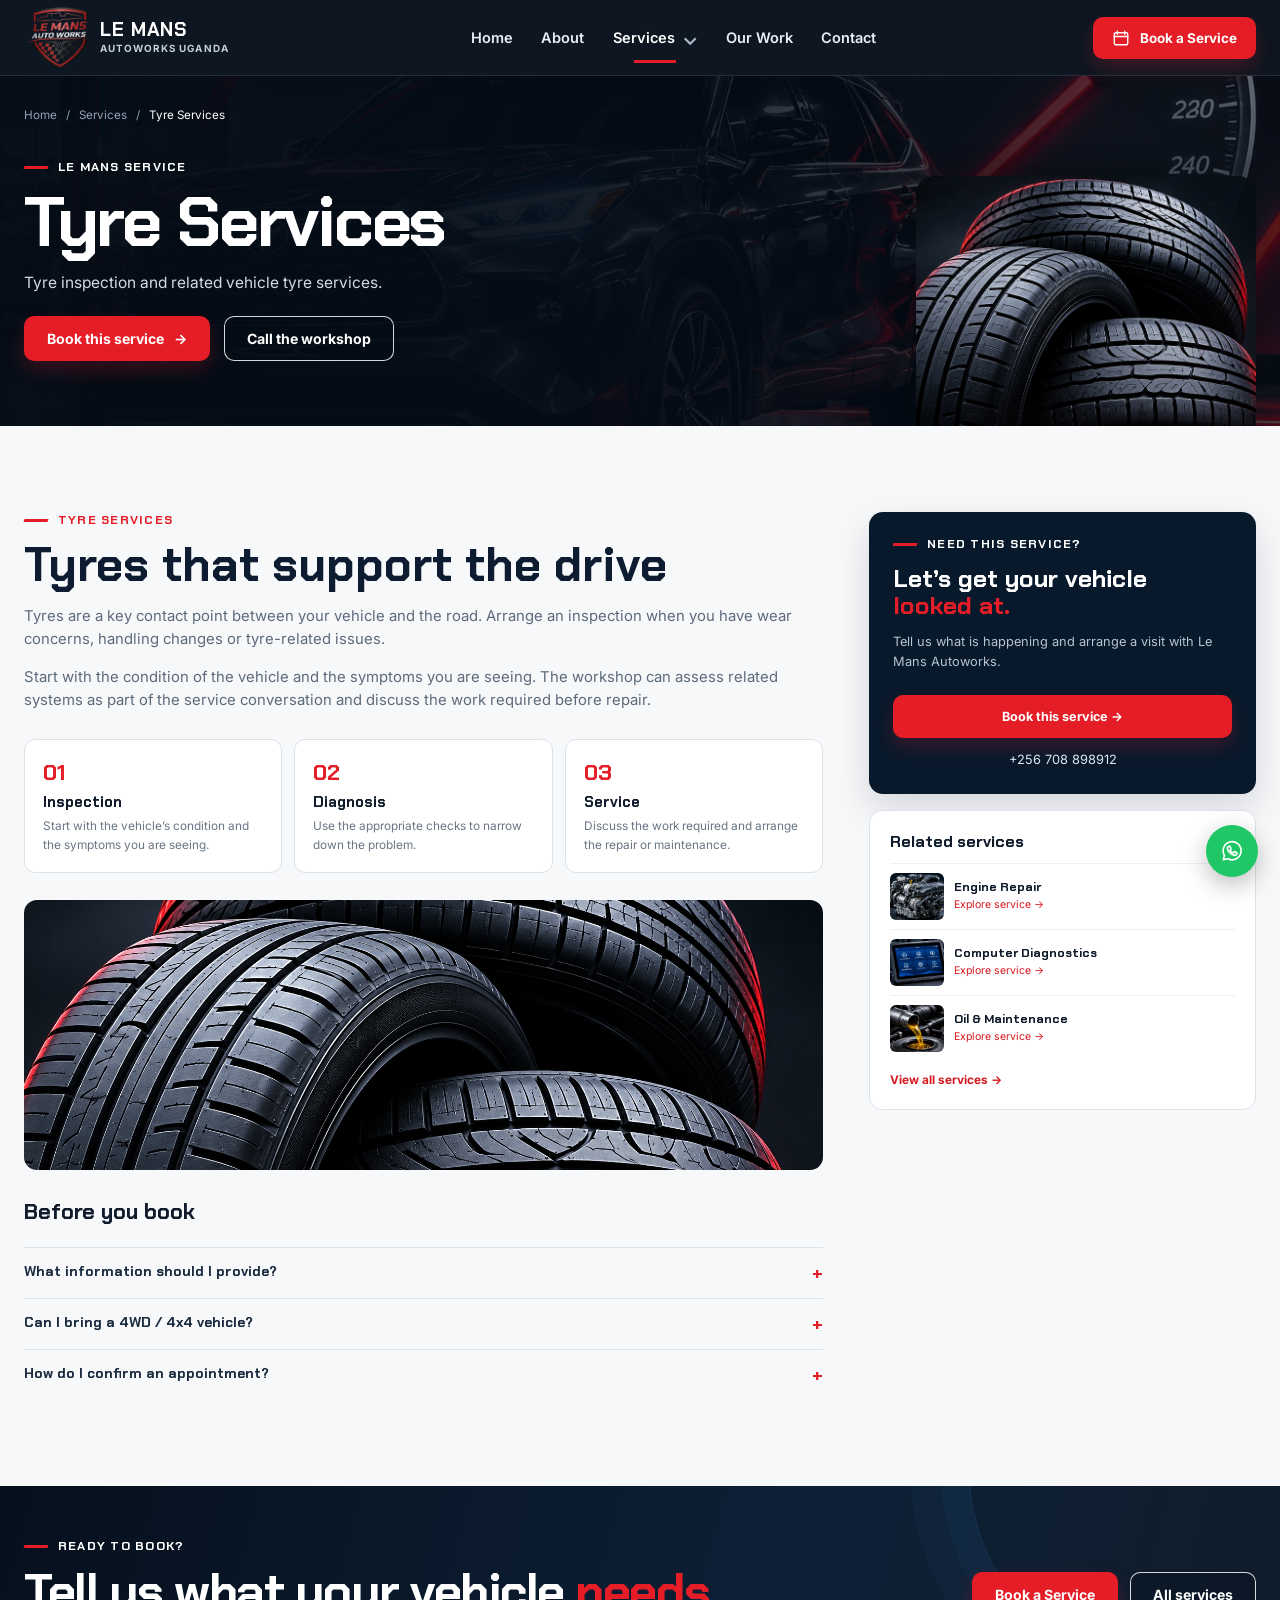
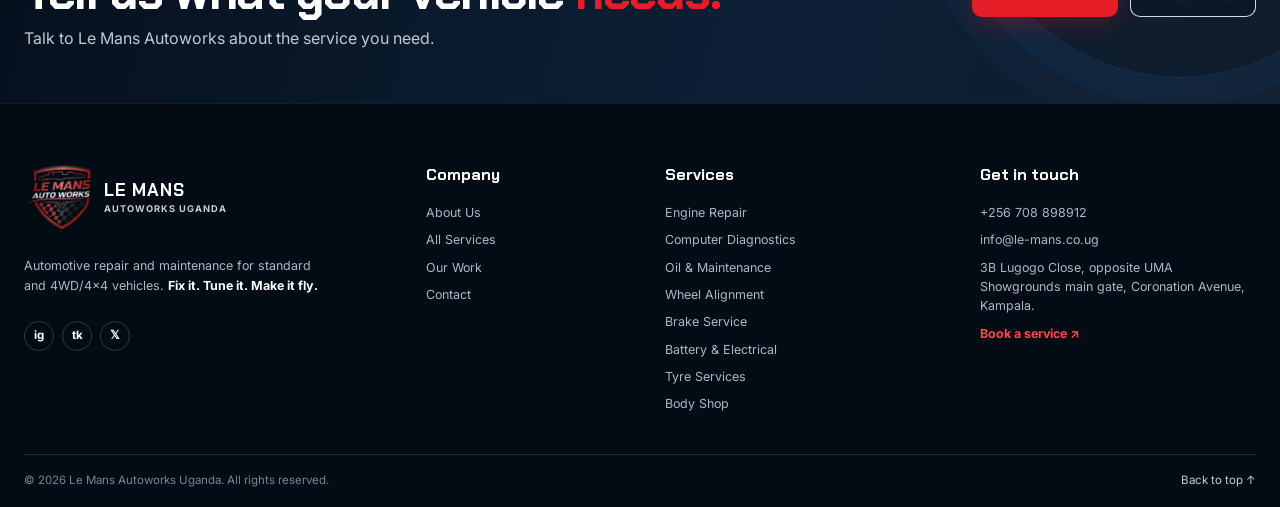
<file: tyres.html>
<!doctype html><html lang="en"><head><meta charset="utf-8"><meta name="viewport" content="width=device-width, initial-scale=1"><meta name="theme-color" content="#06101d"><meta name="description" content="Le Mans Autoworks Uganda — automotive repair, maintenance, diagnostics and body shop services in Kampala."><title>Tyre Services | Le Mans Autoworks Uganda</title><link rel="preconnect" href="https://fonts.googleapis.com"><link rel="preconnect" href="https://fonts.gstatic.com" crossorigin><link href="https://fonts.googleapis.com/css2?family=Chakra+Petch:wght@400;500;600;700&family=Inter:wght@400;500;600;700;800&display=swap" rel="stylesheet"><link rel="stylesheet" href="assets/css/style.css"> <link rel="icon" type="image/png" sizes="32x32" href="favicon-32.png"><link rel="apple-touch-icon" href="favicon.png"></head><body id="top" data-page="service"><div id="header-mount"><header class="site-header" id="site-header"><div class="container header-inner">
<a class="brand" href="index.html" aria-label="Le Mans Autoworks home"><img class="brand-logo" src="assets/images/lemans-logo.png" alt="Le Mans Auto Works logo"><span class="brand-name"><strong>LE MANS</strong><small>AUTOWORKS UGANDA</small></span></a>
<nav class="main-nav" id="main-nav" aria-label="Main navigation">
<a data-nav="home" href="index.html">Home</a><a data-nav="about" href="about.html">About</a>
<div class="nav-dropdown"><a data-nav="services" href="services.html" class="nav-services-link">Services <span class="chevron">⌄</span></a><div class="dropdown-menu"><a href="engine-repair.html">Engine Repair</a><a href="diagnostics.html">Computer Diagnostics</a><a href="maintenance.html">Oil & Maintenance</a><a href="wheel-alignment.html">Wheel Alignment</a><a href="brake-service.html">Brake Service</a><a href="electrical.html">Battery & Electrical</a><a href="tyres.html">Tyre Services</a><a href="body-shop.html">Body Shop</a></div></div>
<a data-nav="work" href="work.html">Our Work</a><a data-nav="contact" href="contact.html">Contact</a>
<div class="mobile-book"><a class="btn btn-primary" href="book-service.html">Book a Service <span>↗</span></a></div></nav>
<a class="btn btn-primary header-book" href="book-service.html"><svg viewBox="0 0 24 24" aria-hidden="true"><rect x="3" y="5" width="18" height="16" rx="2"/><path d="M7 3v4M17 3v4M3 10h18"/></svg>Book a Service</a>
<button class="nav-toggle" id="nav-toggle" type="button" aria-label="Open menu" aria-expanded="false"><span></span><span></span><span></span></button>
</div></header></div><main><section class="page-hero service-hero"><div class="page-hero-art"></div><div class="container page-hero-inner"><div class="breadcrumbs"><a href="index.html">Home</a><span>/</span><a href="services.html">Services</a><span>/</span><span>Tyre Services</span></div><p class="eyebrow light"><i></i>Le Mans service</p><h1>Tyre Services</h1><p>Tyre inspection and related vehicle tyre services.</p><div class="hero-actions"><a class="btn btn-primary" href="book-service.html?service=tyres">Book this service <b>→</b></a><a class="btn btn-outline" href="tel:+256708898912">Call the workshop</a></div></div><div class="service-hero-image"><img src="assets/images/tyres.jpg" alt="Illustrative Tyre Services scene"></div></section>
<section class="section service-detail-section"><div class="container detail-layout"><article class="detail-main reveal"><p class="eyebrow"><i></i>Tyre Services</p><h2>Tyres that support the drive</h2><p>Tyres are a key contact point between your vehicle and the road. Arrange an inspection when you have wear concerns, handling changes or tyre-related issues.</p><p>Start with the condition of the vehicle and the symptoms you are seeing. The workshop can assess related systems as part of the service conversation and discuss the work required before repair.</p><div class="detail-process"><div><span>01</span><h3>Inspection</h3><p>Start with the vehicle’s condition and the symptoms you are seeing.</p></div><div><span>02</span><h3>Diagnosis</h3><p>Use the appropriate checks to narrow down the problem.</p></div><div><span>03</span><h3>Service</h3><p>Discuss the work required and arrange the repair or maintenance.</p></div></div><div class="detail-image"><img src="assets/images/tyres.jpg" alt="Illustrative Tyre Services image" loading="lazy"></div><div class="faq-block"><h3>Before you book</h3><details><summary>What information should I provide?</summary><p>Share your vehicle make and model, the symptoms you have noticed, and any relevant service history or warning lights.</p></details><details><summary>Can I bring a 4WD / 4x4 vehicle?</summary><p>The company information supplied for this website indicates that services are available for standard and 4WD/4x4 vehicles. Mention your vehicle when requesting a booking.</p></details><details><summary>How do I confirm an appointment?</summary><p>Send a booking request through the website or call the workshop. The team can discuss timing and the vehicle requirement directly with you.</p></details></div></article><aside class="detail-sidebar reveal"><div class="sidebar-book"><p class="eyebrow light"><i></i>Need this service?</p><h3>Let’s get your vehicle <em>looked at.</em></h3><p>Tell us what is happening and arrange a visit with Le Mans Autoworks.</p><a class="btn btn-primary" href="book-service.html?service=tyres">Book this service →</a><a class="sidebar-phone" href="tel:+256708898912">+256 708 898912</a></div><div class="related-services"><h3>Related services</h3><a href="engine-repair.html" class="related-link"><img src="assets/images/engine-repair.jpg" alt="" loading="lazy"><span><strong>Engine Repair</strong><small>Explore service →</small></span></a><a href="diagnostics.html" class="related-link"><img src="assets/images/diagnostics.jpg" alt="" loading="lazy"><span><strong>Computer Diagnostics</strong><small>Explore service →</small></span></a><a href="maintenance.html" class="related-link"><img src="assets/images/maintenance.jpg" alt="" loading="lazy"><span><strong>Oil & Maintenance</strong><small>Explore service →</small></span></a><a class="all-services-link" href="services.html">View all services →</a></div></aside></div></section><section class="cta-band"><div class="container cta-inner"><div><p class="eyebrow light"><i></i>Ready to book?</p><h2>Tell us what your vehicle <em>needs.</em></h2><p>Talk to Le Mans Autoworks about the service you need.</p></div><div class="cta-actions"><a class="btn btn-primary" href="book-service.html?service=tyres">Book a Service</a><a class="btn btn-outline" href="services.html">All services</a></div></div></section></main><div id="footer-mount"><footer class="site-footer"><div class="container footer-grid"><div class="footer-brand-col"><a class="brand footer-brand" href="index.html" aria-label="Le Mans Autoworks home"><img class="brand-logo footer-brand-logo" src="assets/images/lemans-logo.png" alt="Le Mans Auto Works logo"><span class="brand-name footer-brand-name"><strong>LE MANS</strong><small>AUTOWORKS UGANDA</small></span></a><p>Automotive repair and maintenance for standard and 4WD/4x4 vehicles. <strong>Fix it. Tune it. Make it fly.</strong></p><div class="social-row"><a href="https://www.instagram.com/lemans.autoworksug/" target="_blank" rel="noopener" aria-label="Instagram">ig</a><a href="https://www.tiktok.com/@lemansautoworks" target="_blank" rel="noopener" aria-label="TikTok">tk</a><a href="https://x.com/LeMansAutoworks" target="_blank" rel="noopener" aria-label="X">𝕏</a></div></div>
<div><h3>Company</h3><a href="about.html">About Us</a><a href="services.html">All Services</a><a href="work.html">Our Work</a><a href="contact.html">Contact</a></div>
<div><h3>Services</h3><a href="engine-repair.html">Engine Repair</a><a href="diagnostics.html">Computer Diagnostics</a><a href="maintenance.html">Oil & Maintenance</a><a href="wheel-alignment.html">Wheel Alignment</a><a href="brake-service.html">Brake Service</a><a href="electrical.html">Battery & Electrical</a><a href="tyres.html">Tyre Services</a><a href="body-shop.html">Body Shop</a></div>
<div><h3>Get in touch</h3><a href="tel:+256708898912">+256 708 898912</a><a href="mailto:info@le-mans.co.ug">info@le-mans.co.ug</a><p>3B Lugogo Close, opposite UMA Showgrounds main gate, Coronation Avenue, Kampala.</p><a class="footer-book" href="book-service.html">Book a service <span>↗</span></a></div></div><div class="container footer-bottom"><span>© <span data-year></span> Le Mans Autoworks Uganda. All rights reserved.</span><a href="#top">Back to top ↑</a></div></footer>
<a class="whatsapp-float" href="https://wa.me/256708898912" target="_blank" rel="noopener" aria-label="Chat with Le Mans Autoworks on WhatsApp"><svg viewBox="0 0 24 24" aria-hidden="true"><path d="M20.4 11.8a8.3 8.3 0 0 1-12.3 7.3L4 20l1-4a8.3 8.3 0 1 1 15.4-4.2Z"/><path d="M8.6 8.2c.3-.5.6-.5.9-.5h.4c.2 0 .4.1.5.4l.7 1.7c.1.2.1.4-.1.6l-.5.6c-.2.2-.2.4 0 .6.5.9 1.3 1.6 2.2 2 .2.1.4.1.6-.1l.7-.8c.2-.2.4-.2.6-.1l1.6.8c.3.1.4.3.4.5 0 .3-.2 1-.7 1.4-.5.5-1.3.7-2 .5-1.4-.3-2.9-1.1-4-2.2-1.1-1.1-1.9-2.4-2.1-3.7-.2-.7.1-1.4.5-1.8Z"/></svg></a>
<button class="to-top" id="to-top" aria-label="Back to top">↑</button></div><script src="assets/js/site.js"></script></body></html>
</file>
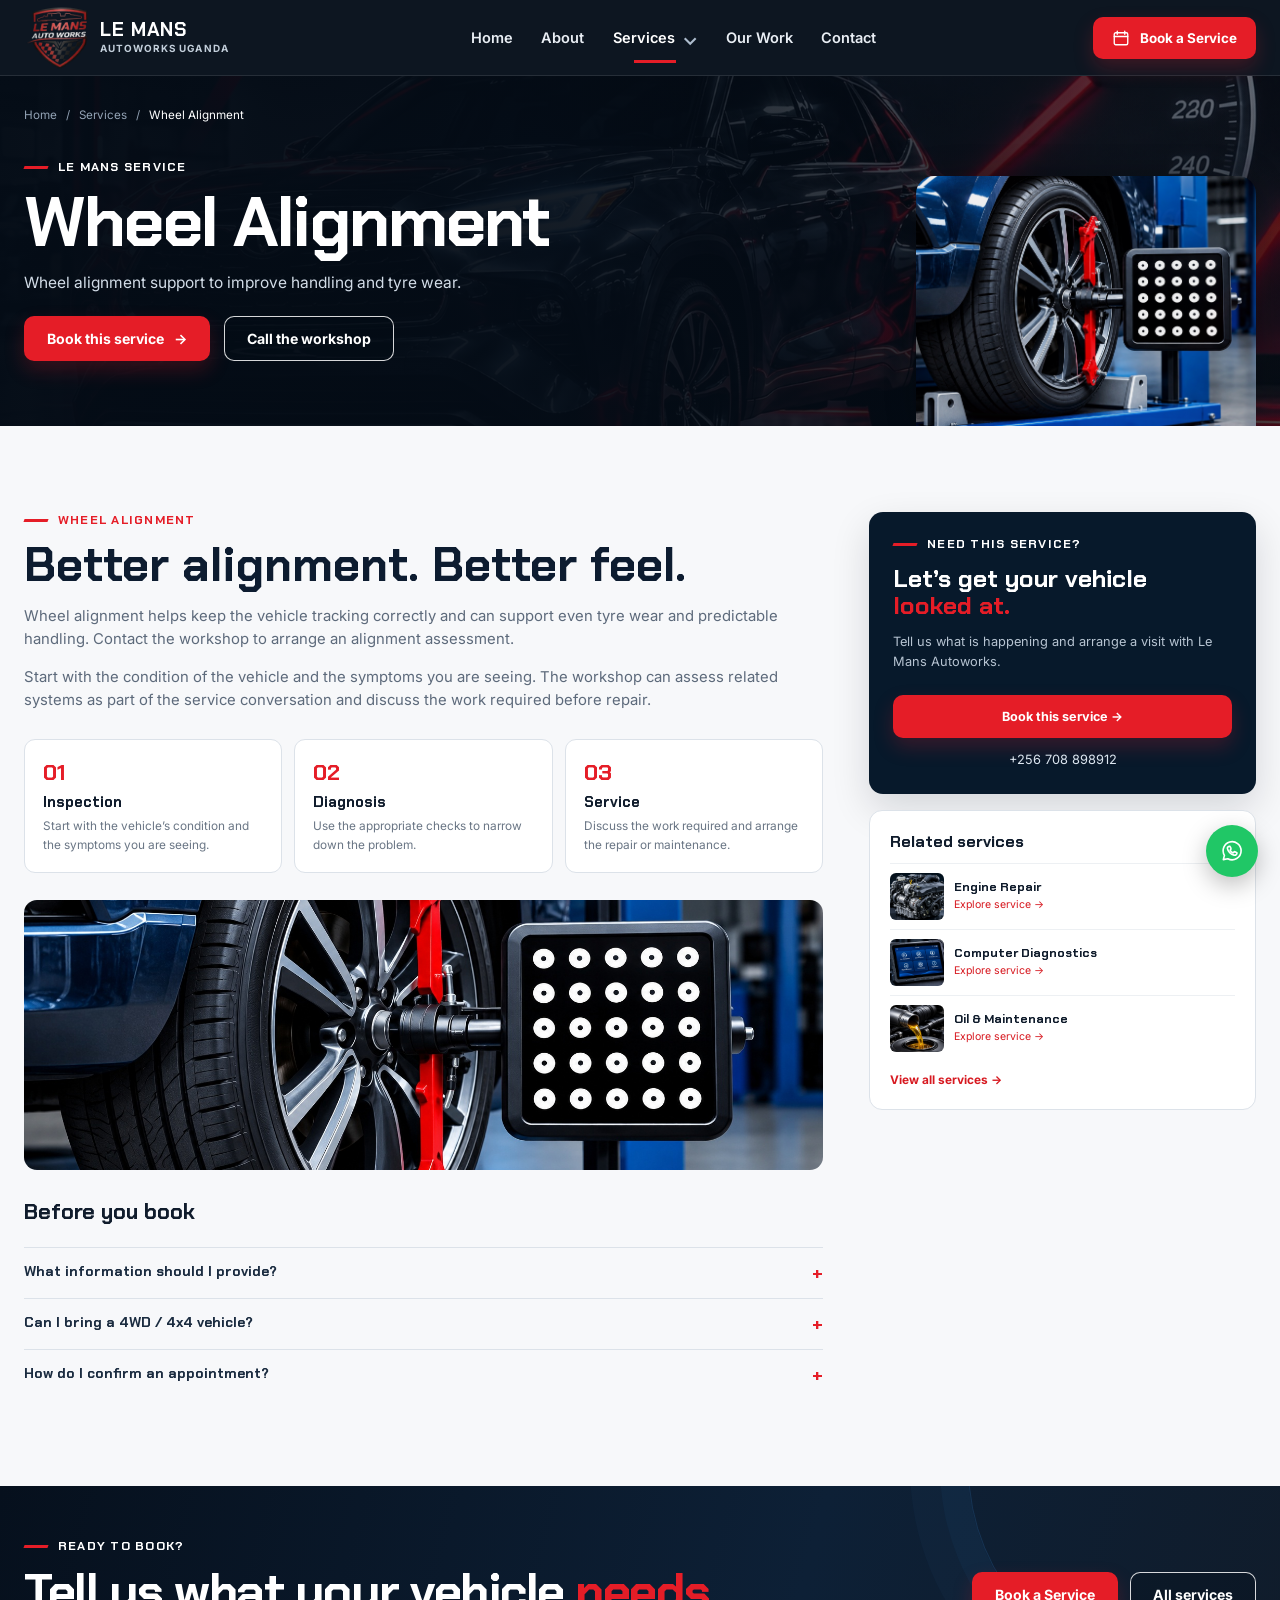
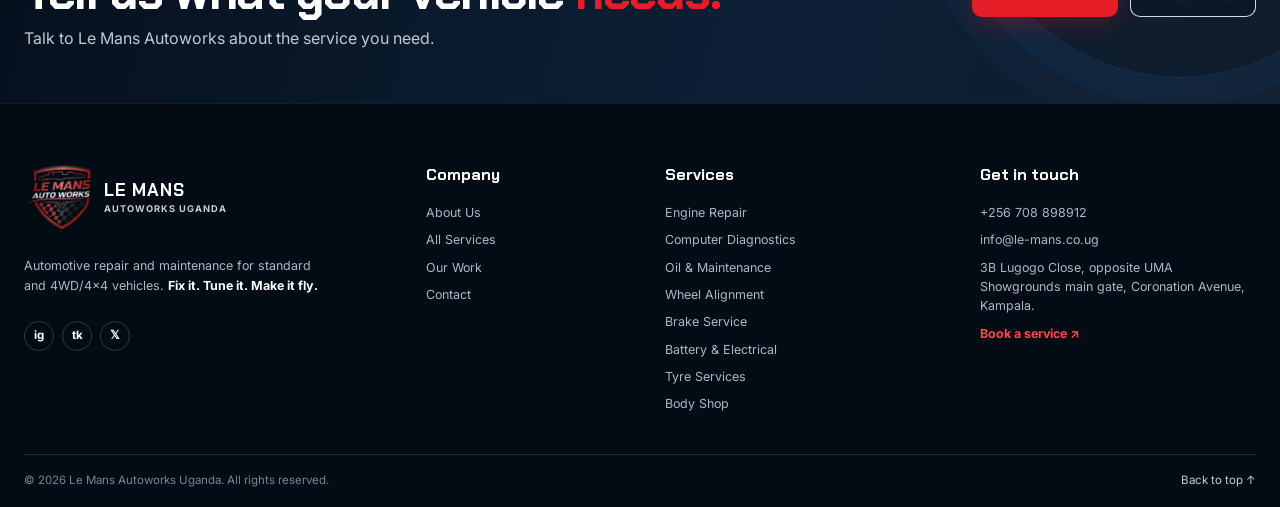
<file: wheel-alignment.html>
<!doctype html><html lang="en"><head><meta charset="utf-8"><meta name="viewport" content="width=device-width, initial-scale=1"><meta name="theme-color" content="#06101d"><meta name="description" content="Le Mans Autoworks Uganda — automotive repair, maintenance, diagnostics and body shop services in Kampala."><title>Wheel Alignment | Le Mans Autoworks Uganda</title><link rel="preconnect" href="https://fonts.googleapis.com"><link rel="preconnect" href="https://fonts.gstatic.com" crossorigin><link href="https://fonts.googleapis.com/css2?family=Chakra+Petch:wght@400;500;600;700&family=Inter:wght@400;500;600;700;800&display=swap" rel="stylesheet"><link rel="stylesheet" href="assets/css/style.css"> <link rel="icon" type="image/png" sizes="32x32" href="favicon-32.png"><link rel="apple-touch-icon" href="favicon.png"></head><body id="top" data-page="service"><div id="header-mount"><header class="site-header" id="site-header"><div class="container header-inner">
<a class="brand" href="index.html" aria-label="Le Mans Autoworks home"><img class="brand-logo" src="assets/images/lemans-logo.png" alt="Le Mans Auto Works logo"><span class="brand-name"><strong>LE MANS</strong><small>AUTOWORKS UGANDA</small></span></a>
<nav class="main-nav" id="main-nav" aria-label="Main navigation">
<a data-nav="home" href="index.html">Home</a><a data-nav="about" href="about.html">About</a>
<div class="nav-dropdown"><a data-nav="services" href="services.html" class="nav-services-link">Services <span class="chevron">⌄</span></a><div class="dropdown-menu"><a href="engine-repair.html">Engine Repair</a><a href="diagnostics.html">Computer Diagnostics</a><a href="maintenance.html">Oil & Maintenance</a><a href="wheel-alignment.html">Wheel Alignment</a><a href="brake-service.html">Brake Service</a><a href="electrical.html">Battery & Electrical</a><a href="tyres.html">Tyre Services</a><a href="body-shop.html">Body Shop</a></div></div>
<a data-nav="work" href="work.html">Our Work</a><a data-nav="contact" href="contact.html">Contact</a>
<div class="mobile-book"><a class="btn btn-primary" href="book-service.html">Book a Service <span>↗</span></a></div></nav>
<a class="btn btn-primary header-book" href="book-service.html"><svg viewBox="0 0 24 24" aria-hidden="true"><rect x="3" y="5" width="18" height="16" rx="2"/><path d="M7 3v4M17 3v4M3 10h18"/></svg>Book a Service</a>
<button class="nav-toggle" id="nav-toggle" type="button" aria-label="Open menu" aria-expanded="false"><span></span><span></span><span></span></button>
</div></header></div><main><section class="page-hero service-hero"><div class="page-hero-art"></div><div class="container page-hero-inner"><div class="breadcrumbs"><a href="index.html">Home</a><span>/</span><a href="services.html">Services</a><span>/</span><span>Wheel Alignment</span></div><p class="eyebrow light"><i></i>Le Mans service</p><h1>Wheel Alignment</h1><p>Wheel alignment support to improve handling and tyre wear.</p><div class="hero-actions"><a class="btn btn-primary" href="book-service.html?service=wheel-alignment">Book this service <b>→</b></a><a class="btn btn-outline" href="tel:+256708898912">Call the workshop</a></div></div><div class="service-hero-image"><img src="assets/images/wheel-alignment.jpg" alt="Illustrative Wheel Alignment scene"></div></section>
<section class="section service-detail-section"><div class="container detail-layout"><article class="detail-main reveal"><p class="eyebrow"><i></i>Wheel Alignment</p><h2>Better alignment. Better feel.</h2><p>Wheel alignment helps keep the vehicle tracking correctly and can support even tyre wear and predictable handling. Contact the workshop to arrange an alignment assessment.</p><p>Start with the condition of the vehicle and the symptoms you are seeing. The workshop can assess related systems as part of the service conversation and discuss the work required before repair.</p><div class="detail-process"><div><span>01</span><h3>Inspection</h3><p>Start with the vehicle’s condition and the symptoms you are seeing.</p></div><div><span>02</span><h3>Diagnosis</h3><p>Use the appropriate checks to narrow down the problem.</p></div><div><span>03</span><h3>Service</h3><p>Discuss the work required and arrange the repair or maintenance.</p></div></div><div class="detail-image"><img src="assets/images/wheel-alignment.jpg" alt="Illustrative Wheel Alignment image" loading="lazy"></div><div class="faq-block"><h3>Before you book</h3><details><summary>What information should I provide?</summary><p>Share your vehicle make and model, the symptoms you have noticed, and any relevant service history or warning lights.</p></details><details><summary>Can I bring a 4WD / 4x4 vehicle?</summary><p>The company information supplied for this website indicates that services are available for standard and 4WD/4x4 vehicles. Mention your vehicle when requesting a booking.</p></details><details><summary>How do I confirm an appointment?</summary><p>Send a booking request through the website or call the workshop. The team can discuss timing and the vehicle requirement directly with you.</p></details></div></article><aside class="detail-sidebar reveal"><div class="sidebar-book"><p class="eyebrow light"><i></i>Need this service?</p><h3>Let’s get your vehicle <em>looked at.</em></h3><p>Tell us what is happening and arrange a visit with Le Mans Autoworks.</p><a class="btn btn-primary" href="book-service.html?service=wheel-alignment">Book this service →</a><a class="sidebar-phone" href="tel:+256708898912">+256 708 898912</a></div><div class="related-services"><h3>Related services</h3><a href="engine-repair.html" class="related-link"><img src="assets/images/engine-repair.jpg" alt="" loading="lazy"><span><strong>Engine Repair</strong><small>Explore service →</small></span></a><a href="diagnostics.html" class="related-link"><img src="assets/images/diagnostics.jpg" alt="" loading="lazy"><span><strong>Computer Diagnostics</strong><small>Explore service →</small></span></a><a href="maintenance.html" class="related-link"><img src="assets/images/maintenance.jpg" alt="" loading="lazy"><span><strong>Oil & Maintenance</strong><small>Explore service →</small></span></a><a class="all-services-link" href="services.html">View all services →</a></div></aside></div></section><section class="cta-band"><div class="container cta-inner"><div><p class="eyebrow light"><i></i>Ready to book?</p><h2>Tell us what your vehicle <em>needs.</em></h2><p>Talk to Le Mans Autoworks about the service you need.</p></div><div class="cta-actions"><a class="btn btn-primary" href="book-service.html?service=wheel-alignment">Book a Service</a><a class="btn btn-outline" href="services.html">All services</a></div></div></section></main><div id="footer-mount"><footer class="site-footer"><div class="container footer-grid"><div class="footer-brand-col"><a class="brand footer-brand" href="index.html" aria-label="Le Mans Autoworks home"><img class="brand-logo footer-brand-logo" src="assets/images/lemans-logo.png" alt="Le Mans Auto Works logo"><span class="brand-name footer-brand-name"><strong>LE MANS</strong><small>AUTOWORKS UGANDA</small></span></a><p>Automotive repair and maintenance for standard and 4WD/4x4 vehicles. <strong>Fix it. Tune it. Make it fly.</strong></p><div class="social-row"><a href="https://www.instagram.com/lemans.autoworksug/" target="_blank" rel="noopener" aria-label="Instagram">ig</a><a href="https://www.tiktok.com/@lemansautoworks" target="_blank" rel="noopener" aria-label="TikTok">tk</a><a href="https://x.com/LeMansAutoworks" target="_blank" rel="noopener" aria-label="X">𝕏</a></div></div>
<div><h3>Company</h3><a href="about.html">About Us</a><a href="services.html">All Services</a><a href="work.html">Our Work</a><a href="contact.html">Contact</a></div>
<div><h3>Services</h3><a href="engine-repair.html">Engine Repair</a><a href="diagnostics.html">Computer Diagnostics</a><a href="maintenance.html">Oil & Maintenance</a><a href="wheel-alignment.html">Wheel Alignment</a><a href="brake-service.html">Brake Service</a><a href="electrical.html">Battery & Electrical</a><a href="tyres.html">Tyre Services</a><a href="body-shop.html">Body Shop</a></div>
<div><h3>Get in touch</h3><a href="tel:+256708898912">+256 708 898912</a><a href="mailto:info@le-mans.co.ug">info@le-mans.co.ug</a><p>3B Lugogo Close, opposite UMA Showgrounds main gate, Coronation Avenue, Kampala.</p><a class="footer-book" href="book-service.html">Book a service <span>↗</span></a></div></div><div class="container footer-bottom"><span>© <span data-year></span> Le Mans Autoworks Uganda. All rights reserved.</span><a href="#top">Back to top ↑</a></div></footer>
<a class="whatsapp-float" href="https://wa.me/256708898912" target="_blank" rel="noopener" aria-label="Chat with Le Mans Autoworks on WhatsApp"><svg viewBox="0 0 24 24" aria-hidden="true"><path d="M20.4 11.8a8.3 8.3 0 0 1-12.3 7.3L4 20l1-4a8.3 8.3 0 1 1 15.4-4.2Z"/><path d="M8.6 8.2c.3-.5.6-.5.9-.5h.4c.2 0 .4.1.5.4l.7 1.7c.1.2.1.4-.1.6l-.5.6c-.2.2-.2.4 0 .6.5.9 1.3 1.6 2.2 2 .2.1.4.1.6-.1l.7-.8c.2-.2.4-.2.6-.1l1.6.8c.3.1.4.3.4.5 0 .3-.2 1-.7 1.4-.5.5-1.3.7-2 .5-1.4-.3-2.9-1.1-4-2.2-1.1-1.1-1.9-2.4-2.1-3.7-.2-.7.1-1.4.5-1.8Z"/></svg></a>
<button class="to-top" id="to-top" aria-label="Back to top">↑</button></div><script src="assets/js/site.js"></script></body></html>
</file>
<file: assets/css/style.css>
@import url('https://fonts.googleapis.com/css2?family=Chakra+Petch:wght@400;500;600;700&family=Inter:wght@400;500;600;700;800&display=swap');
:root{--navy:#06101d;--navy2:#0a1727;--navy3:#102238;--ink:#101c2c;--red:#e51d27;--red2:#b90f19;--white:#fff;--muted:#697587;--pale:#f3f5f7;--line:#dce2e9;--display:'Chakra Petch',sans-serif;--body:'Inter',sans-serif;--max:1320px;--shadow:0 16px 42px rgba(5,17,31,.12)}
*{box-sizing:border-box}html{scroll-behavior:smooth}body{margin:0;font-family:var(--body);color:var(--ink);line-height:1.55;background:#fff}body.menu-open,body.lightbox-open{overflow:hidden}a{color:inherit;text-decoration:none}img{display:block;max-width:100%}button,input,select,textarea{font:inherit}button{cursor:pointer}.container{width:min(var(--max),calc(100% - 48px));margin-inline:auto}.section{padding:86px 0}.eyebrow{display:flex;align-items:center;gap:10px;color:var(--red);font:700 .78rem var(--display);letter-spacing:.1em;text-transform:uppercase;margin:0 0 13px}.eyebrow i{display:inline-block;width:24px;height:3px;background:var(--red);transform:skew(-20deg)}.eyebrow.light{color:#fff}.eyebrow.light i{background:var(--red)}em{font-style:normal;color:var(--red)}
/* Header */
.site-header{height:76px;position:sticky;top:0;z-index:1000;color:#fff;background:rgba(4,13,24,.96);border-bottom:1px solid rgba(255,255,255,.1);backdrop-filter:blur(18px);transition:box-shadow .25s,background .25s}.site-header.scrolled{box-shadow:0 8px 30px rgba(0,0,0,.24);background:rgba(4,13,24,.98)}.header-inner{height:100%;display:flex;align-items:center;gap:28px}.brand{display:flex;align-items:center;gap:10px;min-width:230px;width:auto;flex:0 0 auto;height:76px;text-decoration:none}.brand-logo{display:block;width:66px;height:66px;flex:0 0 66px;object-fit:contain;object-position:center}.brand-name{display:flex;flex-direction:column;justify-content:center;gap:3px;white-space:nowrap;color:#fff}.brand-name strong{font:700 1.22rem/1 var(--display);letter-spacing:.045em}.brand-name small{font:700 .62rem/1.2 var(--body);letter-spacing:.105em;color:#c3cfdb}.footer-brand{min-width:0;width:auto;flex:0 0 auto;height:82px}.footer-brand-logo{width:70px;height:70px;flex-basis:70px}.footer-brand-name strong{font-size:1.12rem}.footer-brand-name small{font-size:.58rem}.main-nav{display:flex;align-items:center;justify-content:center;gap:clamp(16px,2.2vw,38px);flex:1;height:100%}.main-nav>a,.nav-services-link{height:100%;display:flex;align-items:center;position:relative;color:#e9eef4;font:600 .91rem var(--body);transition:color .2s}.main-nav>a::after,.nav-services-link::after{content:'';position:absolute;bottom:12px;left:0;right:0;margin:auto;width:0;height:3px;background:var(--red);transition:width .2s}.main-nav>a:hover,.main-nav>a.active,.nav-services-link:hover,.nav-services-link.active{color:#fff}.main-nav>a:hover::after,.main-nav>a.active::after,.nav-services-link:hover::after,.nav-services-link.active::after{width:42px}.nav-dropdown{position:relative;height:100%;display:flex;align-items:center}.chevron{font-size:1.3rem;margin-left:7px;color:#aebdce}.dropdown-menu{position:absolute;display:none;top:calc(100% - 2px);left:-18px;width:240px;padding:10px;background:#0b1b2d;border:1px solid rgba(255,255,255,.12);border-radius:10px;box-shadow:0 18px 42px rgba(0,0,0,.3);grid-template-columns:1fr}.nav-dropdown:hover .dropdown-menu,.nav-dropdown:focus-within .dropdown-menu{display:grid}.dropdown-menu a{padding:9px 11px;color:#dce6f0;font-size:.83rem;border-radius:6px}.dropdown-menu a:hover{background:rgba(229,29,39,.15);color:#fff}.btn{display:inline-flex;align-items:center;justify-content:center;gap:10px;border-radius:10px;padding:13px 22px;border:1px solid transparent;font:700 .88rem var(--body);transition:transform .22s,background .22s,border-color .22s,box-shadow .22s;white-space:nowrap}.btn:hover{transform:translateY(-2px)}.btn-primary{background:var(--red);color:#fff;box-shadow:0 9px 20px rgba(229,29,39,.22)}.btn-primary:hover{background:#ff2632;box-shadow:0 13px 28px rgba(229,29,39,.3)}.btn-outline{color:#fff;border-color:rgba(255,255,255,.84);background:rgba(3,12,22,.22)}.btn-outline:hover{background:#fff;color:var(--navy)}.btn-dark{background:var(--navy);color:#fff}.btn-dark:hover{background:var(--red)}.btn-outline-dark{border:1px solid #b9c3cf;background:transparent;color:#142235}.btn-outline-dark:hover{background:#e9edf2}.btn svg,.btn [data-icon] svg{width:18px;height:18px;stroke:currentColor;fill:none;stroke-width:1.8;stroke-linecap:round;stroke-linejoin:round}.header-book{padding:11px 18px;font-size:.84rem}.mobile-book{display:none}.nav-toggle{display:none;width:44px;height:42px;border:0;background:transparent;padding:8px}.nav-toggle span{display:block;width:26px;height:2px;margin:6px auto;background:#fff;transition:.2s}.nav-toggle.active span:nth-child(1){transform:translateY(8px) rotate(45deg)}.nav-toggle.active span:nth-child(2){opacity:0}.nav-toggle.active span:nth-child(3){transform:translateY(-8px) rotate(-45deg)}
/* Buttons / icons */
[data-icon] svg{width:100%;height:100%;stroke:currentColor;fill:none;stroke-width:1.7;stroke-linecap:round;stroke-linejoin:round}.center-action{text-align:center;margin-top:32px}.text-link{display:inline-flex;gap:10px;align-items:center;color:#fff;font-weight:700;margin-top:20px}.text-link b{color:var(--red);font-size:1.2rem}.text-link:hover{color:#ff5a62}
/* Home hero */
.home-hero{position:relative;isolation:isolate;min-height:505px;overflow:hidden;background:#06111f;color:#fff}.hero-art{position:absolute;z-index:-2;inset:0;background-image:url('../images/home-hero-car.jpg');background-size:cover;background-position:center 52%;opacity:.94;transform:scale(1.015);animation:heroDrift 22s ease-in-out infinite alternate}.hero-art::after{content:'';position:absolute;inset:0;background:linear-gradient(90deg,rgba(4,12,22,.98) 0%,rgba(4,12,22,.94) 28%,rgba(4,12,22,.63) 50%,rgba(4,12,22,.1) 79%,rgba(4,12,22,.35) 100%),linear-gradient(0deg,rgba(2,8,16,.82),transparent 38%)}.hero-glow{position:absolute;z-index:-1;left:-15%;bottom:7%;width:75%;height:1px;background:linear-gradient(90deg,transparent,var(--red),#7ecbff,transparent);box-shadow:0 0 25px 5px rgba(229,29,39,.35);transform:rotate(-2deg)}.hero-content{position:relative;min-height:505px;padding-top:48px;padding-bottom:22px;display:flex;flex-direction:column;justify-content:space-between}.hero-copy{max-width:550px;position:relative;z-index:2}.hero-copy h1{font:700 clamp(2.8rem,5vw,4.7rem)/.98 var(--display);letter-spacing:-.04em;margin:0 0 14px;color:#fff}.hero-copy h1 em{color:var(--red);font-style:italic}.hero-lead{font-size:1.04rem;line-height:1.48;color:#e1e8f0;max-width:510px;margin:0 0 22px}.hero-actions{display:flex;gap:14px;flex-wrap:wrap}.hero-info-row{display:flex;align-items:center;justify-content:space-between;gap:20px;position:relative;z-index:3;margin-top:25px}.hero-facts{display:flex;align-items:center;gap:25px}.hero-fact{display:flex;align-items:center;gap:12px;padding-right:22px;border-right:1px solid rgba(255,255,255,.25)}.hero-fact:last-child{border:0}.fact-icon{color:var(--red);width:32px;height:32px;flex:0 0 32px}.fact-icon svg{stroke-width:2}.hero-fact strong{display:block;color:#fff;font:700 1.05rem var(--display)}.hero-fact small{display:block;color:#d3dce5;font-size:.78rem}.location-chip{display:flex;align-items:center;gap:13px;max-width:430px;padding:11px 15px;border:1px solid rgba(160,207,255,.64);border-left:4px solid var(--red);border-radius:13px;background:rgba(4,17,31,.78);backdrop-filter:blur(12px);color:#fff;transition:.2s}.location-chip:hover{background:rgba(12,32,53,.92);transform:translateY(-2px)}.location-chip>span:first-child{color:var(--red);width:31px;height:31px;flex:0 0 31px}.location-chip strong{display:block;font:700 .9rem var(--display)}.location-chip small{display:block;color:#dbe3eb;font-size:.7rem;line-height:1.4}.location-chip>b{margin-left:auto;color:#a9d8ff}.hero-tech-stack{position:absolute;right:0;top:25px;display:grid;gap:10px;z-index:1}.hero-tech-stack span{width:58px;height:50px;padding:12px;border:1px solid rgba(115,190,255,.7);border-radius:10px;color:#8ac9ff;background:rgba(6,25,45,.62);box-shadow:0 0 20px rgba(39,158,255,.14);transform:skewY(-5deg)}.hero-tech-stack svg{stroke-width:1.4}.hero-bottom-line{height:3px;background:linear-gradient(90deg,var(--red),transparent 65%)}@keyframes heroDrift{from{transform:scale(1.015) translateX(0)}to{transform:scale(1.065) translateX(-1.2%)}}
/* Headings and cards */
.section-heading{max-width:850px;margin-bottom:30px}.section-heading.centered{text-align:center;margin-left:auto;margin-right:auto}.section-heading.centered .eyebrow{justify-content:center}.section-heading h2,.work-toolbar h2,.contact-copy h2,.booking-aside h2,.map-heading h2{font:700 clamp(2.1rem,4vw,3.15rem)/1.04 var(--display);letter-spacing:-.03em;margin:0 0 8px;color:#0b1a2e}.section-heading p:last-child{color:#5f6a78;margin:0;font-size:.94rem}.services-preview{background:#f7f8fa;padding-top:32px;padding-bottom:50px}.services-preview .section-heading{margin-bottom:24px}.service-grid{display:grid;grid-template-columns:repeat(4,minmax(0,1fr));gap:14px}.service-card{display:flex;align-items:stretch;min-width:0;min-height:124px;border-radius:13px;overflow:hidden;border:1px solid rgba(13,30,50,.1);background:#0d2034;color:#fff;box-shadow:0 7px 18px rgba(8,24,42,.07);transition:transform .22s,box-shadow .22s,border-color .22s}.service-card:hover{transform:translateY(-4px);box-shadow:0 15px 28px rgba(3,18,34,.18);border-color:rgba(229,29,39,.65)}.service-photo{width:44%;min-width:44%;overflow:hidden;position:relative}.service-photo::after{content:'';position:absolute;inset:0;background:linear-gradient(90deg,transparent 70%,rgba(5,19,33,.45))}.service-photo img{width:100%;height:100%;object-fit:cover;transition:transform .45s}.service-card:hover .service-photo img{transform:scale(1.08)}.service-card-content{padding:13px 13px 12px;display:flex;flex-direction:column;justify-content:center;align-items:flex-start;min-width:0}.service-icon{display:none}.service-card-content strong{display:block;font:700 .94rem/1.2 var(--display);color:#fff;margin:0 0 7px}.service-blurb{display:block;color:#d7e0e9;font-size:.72rem;line-height:1.35}.service-more{display:flex;gap:7px;align-items:center;color:#fff;font-size:.72rem;margin-top:9px}.service-more b{color:#ff2934;font-size:1.05rem;transition:transform .2s}.service-card:hover .service-more b{transform:translateX(4px)}.home-service-grid .service-card{min-height:122px}.service-page-card{min-height:155px}.service-page-card .service-photo{width:43%;min-width:43%}.service-page-card .service-card-content strong{font-size:1.02rem}.service-page-card .service-blurb{font-size:.78rem}.service-page-card .service-more{margin-top:12px}.about-band{display:grid;grid-template-columns:1.04fr .96fr;min-height:390px;background:#071322;color:#fff}.about-image{position:relative;min-height:390px;overflow:hidden}.about-image img{width:100%;height:100%;position:absolute;inset:0;object-fit:cover;object-position:center 45%;filter:saturate(.85)}.about-image::after{content:'';position:absolute;inset:0;background:linear-gradient(90deg,transparent 65%,#071322 100%)}.image-tag{position:absolute;bottom:22px;left:22px;background:rgba(4,15,27,.8);border:1px solid rgba(255,255,255,.25);color:white;border-radius:20px;padding:7px 14px;font-size:.7rem;z-index:1}.about-copy{padding:46px clamp(28px,5vw,80px) 42px 36px;align-self:center}.about-copy h2,.cta-inner h2,.vehicle-band h2{font:700 clamp(2.2rem,4vw,3.6rem)/1.02 var(--display);letter-spacing:-.03em;margin:0 0 15px;color:white}.about-copy h2 em,.cta-inner h2 em,.vehicle-band h2 em{color:var(--red)}.about-copy p{color:#bec9d5;font-size:.88rem;max-width:650px}.tick-list{padding:0;list-style:none;display:grid;gap:8px;margin:18px 0 23px;color:#f2f6fa;font-size:.85rem}.tick-list li{display:flex;align-items:center;gap:11px}.tick-list li::before{content:'✓';width:20px;height:20px;border-radius:50%;display:grid;place-items:center;background:var(--red);color:#fff;font-size:.75rem;font-weight:800;flex:0 0 20px}.reason-section{background:#fff;padding-top:72px;padding-bottom:78px}.reason-grid{display:grid;grid-template-columns:repeat(4,1fr);gap:16px}.reason-card{border:1px solid var(--line);border-radius:14px;padding:24px;background:#fff;transition:.22s}.reason-card:hover{transform:translateY(-5px);box-shadow:var(--shadow);border-color:#f3adb1}.reason-card>span{display:grid;place-items:center;width:45px;height:45px;border-radius:12px;background:#fff0f1;color:var(--red);padding:11px;margin-bottom:15px}.reason-card h3{font:700 1.08rem var(--display);margin:0 0 7px}.reason-card p{color:#697586;margin:0;font-size:.84rem}.work-strip{background:#071322;color:#fff;padding:66px 0 72px}.work-strip .section-heading{margin-bottom:24px}.work-strip h2{font:700 clamp(2.2rem,4vw,3.25rem)/1.05 var(--display);margin:0 0 8px}.work-strip .section-heading p:last-child{color:#b4bfcb}.mini-gallery{display:grid;grid-template-columns:repeat(3,1fr);gap:14px}.mini-photo{height:180px;border-radius:12px;overflow:hidden;position:relative}.mini-photo img{width:100%;height:100%;object-fit:cover;transition:transform .4s}.mini-photo:hover img{transform:scale(1.07)}.mini-photo::after{content:'';position:absolute;inset:35% 0 0;background:linear-gradient(0deg,rgba(2,7,13,.84),transparent)}.mini-photo span{position:absolute;z-index:1;left:15px;bottom:13px;color:#fff;font:700 .9rem var(--display)}.process-section{background:#f4f6f8;padding:75px 0}.process-grid{display:grid;grid-template-columns:repeat(4,1fr);gap:14px}.process-card{padding:22px 22px 24px;background:#fff;border:1px solid var(--line);border-radius:13px;position:relative}.process-card>span{font:700 2rem var(--display);color:var(--red)}.process-card h3{font:700 1.04rem var(--display);margin:7px 0}.process-card p{font-size:.82rem;color:#647081;margin:0}.cta-band{background:linear-gradient(105deg,#06101d,#0d2036 62%,#101c2b);position:relative;overflow:hidden;color:#fff;padding:52px 0}.cta-band::after{content:'';position:absolute;width:420px;height:420px;border:1px solid rgba(67,159,255,.16);border-radius:50%;right:-110px;top:-230px;box-shadow:0 0 0 28px rgba(67,159,255,.04),0 0 0 58px rgba(67,159,255,.03)}.cta-inner{display:flex;align-items:center;justify-content:space-between;gap:35px;position:relative;z-index:1}.cta-inner h2{font-size:clamp(2rem,4vw,3.1rem);margin-bottom:8px}.cta-inner p:not(.eyebrow){color:#c0cad5;margin:0}.cta-actions{display:flex;gap:12px;flex-wrap:wrap}
/* Footer and floating utilities */
.site-footer{background:#030b14;color:#d8e1eb;padding:56px 0 18px;border-top:1px solid rgba(255,255,255,.08)}.footer-grid{display:grid;grid-template-columns:1.45fr .8fr 1.1fr 1.1fr;gap:38px;padding-bottom:40px}.footer-grid>div{display:flex;flex-direction:column;align-items:flex-start;gap:8px}.footer-grid h3{margin:4px 0 10px;color:#fff;font:700 1rem var(--display)}.footer-grid a,.footer-grid p{font-size:.78rem;color:#abb8c7;margin:0}.footer-grid a:hover{color:#fff}.footer-brand-col p{line-height:1.6;max-width:300px;margin:12px 0}.footer-brand-col p strong{color:#fff}.footer-brand{min-width:0}.footer-brand{width:76px;flex-basis:76px}.footer-brand-logo{width:70px;height:70px}.social-row{display:flex;gap:8px;margin-top:5px}.social-row a{display:grid;place-items:center;width:30px;height:30px;border:1px solid rgba(255,255,255,.18);border-radius:50%;color:#fff;font-size:.72rem;font-weight:700}.social-row a:hover{background:var(--red);border-color:var(--red)}.footer-book{color:#ff454e!important;font-weight:700;margin-top:6px}.footer-bottom{border-top:1px solid rgba(255,255,255,.12);padding-top:17px;display:flex;justify-content:space-between;color:#778699;font-size:.72rem}.footer-bottom a{color:#c3ced9}.whatsapp-float{position:fixed;right:22px;bottom:23px;z-index:900;width:52px;height:52px;border-radius:50%;display:grid;place-items:center;background:#20c766;color:#fff;box-shadow:0 8px 25px rgba(0,0,0,.26);transition:transform .2s}.whatsapp-float:hover{transform:translateY(-4px) scale(1.04)}.whatsapp-float svg{width:26px;height:26px;fill:none;stroke:#fff;stroke-width:1.5;stroke-linecap:round;stroke-linejoin:round}.to-top{position:fixed;right:27px;bottom:88px;z-index:899;width:38px;height:38px;border-radius:50%;border:1px solid rgba(255,255,255,.35);background:#142a42;color:#fff;font-size:1.2rem;opacity:0;pointer-events:none;transform:translateY(8px);transition:.2s}.to-top.show{opacity:1;pointer-events:auto;transform:none}
/* Inner page hero */
.page-hero{position:relative;isolation:isolate;overflow:hidden;min-height:330px;background:#06111f;color:#fff;padding:30px 0 48px}.page-hero-art{position:absolute;inset:0;z-index:-2;background:url('../images/home-hero-car.jpg') center 54%/cover no-repeat;opacity:.65}.page-hero::after{content:'';position:absolute;inset:0;z-index:-1;background:linear-gradient(90deg,rgba(4,12,22,.98) 0%,rgba(4,12,22,.88) 45%,rgba(4,12,22,.36) 100%),linear-gradient(0deg,rgba(4,12,22,.35),transparent)}.page-hero-inner{position:relative}.breadcrumbs{display:flex;align-items:center;gap:9px;color:#93a3b5;font-size:.73rem;margin:0 0 35px}.breadcrumbs a:hover{color:#fff}.breadcrumbs span:last-child{color:#fff}.page-hero h1{font:700 clamp(2.8rem,5.5vw,4.4rem)/.98 var(--display);letter-spacing:-.035em;color:#fff;margin:0;max-width:850px}.page-hero h1 em{color:var(--red)}.page-hero-inner>p:not(.eyebrow){max-width:680px;color:#d2dce7;font-size:.97rem;margin:14px 0 0}.page-hero .hero-actions{margin-top:21px}.compact-hero{min-height:285px;padding-bottom:40px}.service-hero{min-height:350px}.service-hero-image{position:absolute;right:max(24px,calc((100vw - var(--max))/2));bottom:0;width:min(30vw,340px);height:250px;overflow:hidden;border-radius:18px 18px 0 0;opacity:.94;box-shadow:0 0 35px rgba(0,0,0,.25)}.service-hero-image img{width:100%;height:100%;object-fit:cover}.service-hero .page-hero-inner{max-width:var(--max)}.service-hero .page-hero-inner>p:not(.eyebrow){max-width:620px}
/* About / service directories */
.about-intro-grid{display:grid;grid-template-columns:1fr 1fr;gap:64px;align-items:center}.about-photo{height:440px;position:relative;border-radius:15px;overflow:hidden;background:#091a2d}.about-photo img{height:100%;width:100%;object-fit:cover;object-position:center 45%}.about-photo::after{content:'';position:absolute;inset:50% 0 0;background:linear-gradient(0deg,rgba(0,0,0,.55),transparent)}.photo-caption{position:absolute;bottom:17px;left:18px;color:#fff;z-index:1;font-size:.78rem;font-weight:700}.about-intro-copy h2{font:700 clamp(2.1rem,4vw,3.15rem)/1.03 var(--display);margin:0 0 16px;letter-spacing:-.03em}.about-intro-copy p:not(.eyebrow){color:#5e6a79;font-size:.92rem}.about-intro-copy .btn{margin-top:13px}.values-band,.vehicle-band{background:#071322;color:#fff;padding:72px 0}.light-heading h2{color:#fff}.light-heading>p:last-child{color:#b6c4d2}.values-grid{display:grid;grid-template-columns:repeat(4,1fr);gap:14px}.values-grid article{padding:22px;background:rgba(255,255,255,.04);border:1px solid rgba(255,255,255,.12);border-radius:13px}.values-grid article>span{display:grid;place-items:center;width:42px;height:42px;padding:10px;border-radius:11px;background:rgba(229,29,39,.15);color:#ff444e;margin-bottom:14px}.values-grid h3{font:700 1.06rem var(--display);margin:0 0 6px;color:#fff}.values-grid p{color:#afbdcc;font-size:.82rem;margin:0}.glance-grid{display:grid;grid-template-columns:repeat(3,1fr);gap:15px}.glance-card{padding:25px;border:1px solid var(--line);border-radius:14px;background:#f8f9fb}.glance-card>span{display:grid;place-items:center;width:43px;height:43px;padding:10px;border-radius:11px;background:#ffecef;color:var(--red);margin-bottom:14px}.glance-card small{display:block;color:#8490a0;font-size:.68rem;letter-spacing:.07em;text-transform:uppercase}.glance-card strong{display:block;font:700 1.18rem var(--display);margin:4px 0}.glance-card p{margin:0;color:#657284;font-size:.82rem}.glance-card a{display:inline-block;margin-top:12px;color:var(--red);font-size:.8rem;font-weight:700}.service-directory{background:#f6f7f9;padding-top:55px}.service-directory .section-heading{margin-bottom:28px}.vehicle-band-inner{display:grid;grid-template-columns:1.1fr .9fr;gap:50px;align-items:center}.vehicle-band h2{margin:0 0 12px}.vehicle-band p:not(.eyebrow){max-width:600px;color:#b8c6d3;font-size:.92rem}.vehicle-pills{display:grid;grid-template-columns:1fr 1fr;gap:10px}.vehicle-pills span{padding:13px;border:1px solid rgba(255,255,255,.15);border-radius:10px;background:rgba(255,255,255,.04);font-size:.8rem}.vehicle-pills .btn{grid-column:1/-1;justify-self:start;margin-top:8px}
/* Work gallery */
.work-section{background:#f7f8fa;padding-top:55px}.work-toolbar{display:flex;align-items:flex-end;justify-content:space-between;gap:25px;margin-bottom:27px}.work-toolbar h2{margin:0}.work-toolbar .eyebrow{margin-bottom:8px}.filter-row{display:flex;gap:6px;flex-wrap:wrap}.filter-btn{border:1px solid #d7dee7;border-radius:22px;padding:8px 13px;background:#fff;color:#566274;font-size:.72rem;font-weight:700;transition:.2s}.filter-btn:hover,.filter-btn.active{background:var(--red);border-color:var(--red);color:#fff}.work-gallery{display:grid;grid-template-columns:repeat(4,1fr);gap:14px}.gallery-item{height:230px;position:relative;padding:0;border:0;border-radius:13px;overflow:hidden;background:#091827;text-align:left}.gallery-item img{width:100%;height:100%;object-fit:cover;transition:transform .45s}.gallery-item:hover img{transform:scale(1.08)}.gallery-overlay{position:absolute;inset:35% 0 0;display:flex;flex-direction:column;justify-content:flex-end;padding:18px;background:linear-gradient(0deg,rgba(2,8,16,.92),transparent);color:#fff}.gallery-overlay small{color:#ff4e56;text-transform:uppercase;letter-spacing:.1em;font-size:.63rem;font-weight:700}.gallery-overlay strong{font:700 1.02rem var(--display)}.gallery-overlay b{position:absolute;right:15px;bottom:16px;font-size:1.25rem;color:#fff}.gallery-item.is-hidden{display:none}.gallery-note{font-size:.76rem;color:#8793a1;margin:18px 0 0}.lightbox{position:fixed;inset:0;z-index:2000;display:flex;align-items:center;justify-content:center;gap:20px;padding:35px;background:rgba(2,7,13,.94);opacity:0;visibility:hidden;transition:.2s}.lightbox.open{opacity:1;visibility:visible}.lightbox figure{margin:0;max-width:min(1000px,82vw);max-height:82vh;text-align:center}.lightbox figure img{max-width:100%;max-height:75vh;object-fit:contain;border-radius:10px}.lightbox figcaption{color:#fff;margin-top:12px;font:600 1rem var(--display)}.lightbox button{color:#fff;border:1px solid rgba(255,255,255,.35);background:rgba(255,255,255,.1);border-radius:50%;width:42px;height:42px;font-size:1.5rem}.lightbox .lightbox-close{position:absolute;top:25px;right:25px}.lightbox .lightbox-prev,.lightbox .lightbox-next{flex:0 0 42px}
/* Contact and forms */
.contact-layout{display:grid;grid-template-columns:.85fr 1.15fr;gap:50px;align-items:start}.contact-copy h2,.booking-aside h2{margin:0 0 14px}.contact-copy>p:not(.eyebrow),.booking-aside>p:not(.eyebrow){font-size:.92rem;color:#647183}.contact-details{display:grid;gap:0;margin-top:25px}.contact-detail{display:flex;align-items:center;gap:14px;padding:15px 0;border-bottom:1px solid var(--line)}.contact-detail>span:first-child{display:grid;place-items:center;width:42px;height:42px;padding:11px;border-radius:12px;background:#fff0f1;color:var(--red);flex:0 0 42px}.contact-detail>span:nth-child(2){min-width:0}.contact-detail small{display:block;color:#8a96a5;text-transform:uppercase;letter-spacing:.08em;font-size:.64rem}.contact-detail strong{display:block;color:#142237;font:700 .9rem var(--display);overflow-wrap:anywhere}.contact-detail>b{margin-left:auto;color:var(--red)}.social-links{display:flex;gap:18px;flex-wrap:wrap;margin-top:22px}.social-links a{font-size:.78rem;font-weight:700;color:#d71920}.form-panel,.booking-card{border-radius:16px;overflow:hidden;background:#fff;box-shadow:0 18px 48px rgba(4,16,30,.14);border:1px solid #e5e9ee}.form-panel-head,.booking-card-head{padding:25px 28px;background:#0a1b2e;color:#fff}.form-panel-head h2,.booking-card-head h2{font:700 1.8rem var(--display);margin:0}.form-panel-head h2 em,.booking-card-head h2 em{color:var(--red)}.form-panel-head>p:last-child{margin:5px 0 0;color:#b3c1cf;font-size:.8rem}.contact-form{padding:27px;display:grid;gap:15px}.form-two{display:grid;grid-template-columns:1fr 1fr;gap:13px}.contact-form label,.form-label{display:grid;gap:6px;color:#29384c;font-size:.75rem;font-weight:700}.contact-form input,.contact-form select,.contact-form textarea,.form-label input,.form-label select,.form-label textarea{width:100%;border:1px solid #d6dde6;border-radius:8px;background:#fbfcfd;padding:12px 13px;color:#15253a;outline:none;font-size:.82rem;transition:border-color .2s,box-shadow .2s}.contact-form input:focus,.contact-form select:focus,.contact-form textarea:focus,.form-label input:focus,.form-label select:focus,.form-label textarea:focus{border-color:#e51d27;box-shadow:0 0 0 3px rgba(229,29,39,.1)}.contact-form textarea,.form-label textarea{resize:vertical;min-height:95px}.form-submit{width:100%}.form-note{font-size:.68rem;color:#8b96a4;text-align:center;margin:0}.map-section{background:#f1f4f7;padding:45px 0 0}.map-heading{display:flex;align-items:flex-end;justify-content:space-between;gap:25px;padding-bottom:22px}.map-heading h2{margin:0 0 4px}.map-heading p:last-child{margin:0;color:#657284;font-size:.84rem}.map-frame{height:330px;background:#d5dce5}.map-frame iframe{width:100%;height:100%;border:0;filter:grayscale(.35) contrast(1.02)}
/* Booking wizard */
.booking-layout{display:grid;grid-template-columns:.77fr 1.23fr;gap:48px;align-items:start}.booking-aside{position:sticky;top:105px}.booking-steps-aside{display:grid;gap:15px;margin-top:27px}.booking-steps-aside>div{display:flex;gap:13px;align-items:flex-start}.booking-steps-aside>div>span{width:33px;height:33px;flex:0 0 33px;display:grid;place-items:center;background:#ffecef;border-radius:9px;color:var(--red);font:700 .85rem var(--display)}.booking-steps-aside p{margin:0}.booking-steps-aside strong{display:block;font:700 .88rem var(--display);color:#1b2c41}.booking-steps-aside small{display:block;color:#778496;font-size:.75rem}.quick-call{display:flex;gap:12px;align-items:center;background:#f4f6f9;padding:15px;border-radius:11px;margin-top:28px}.quick-call>span{width:36px;height:36px;padding:9px;border-radius:9px;background:#ffecef;color:var(--red)}.quick-call div{flex:1}.quick-call small{display:block;color:#8290a0;font-size:.64rem}.quick-call strong{font:700 .95rem var(--display)}.quick-call>a{font-size:.73rem;color:var(--red);font-weight:700}.booking-card-head{padding:24px 28px 20px}.step-progress{position:relative;margin-top:22px}.progress-line{position:absolute;left:7%;right:7%;height:3px;background:#31465c;top:15px}.progress-line i{display:block;height:100%;width:0;background:var(--red);transition:width .25s}.progress-steps{position:relative;display:flex;justify-content:space-between}.step-dot{display:grid;justify-items:center;gap:5px;color:#8292a5}.step-dot b{display:grid;place-items:center;width:31px;height:31px;background:#2b3e52;color:#bac5d0;border-radius:50%;font:700 .75rem var(--display);border:2px solid #0a1b2e}.step-dot small{font-size:.65rem}.step-dot.active{color:#fff}.step-dot.active b{background:var(--red);color:#fff;border-color:var(--red)}#booking-wizard{padding:26px 28px}.wizard-panel{display:none}.wizard-panel.active{display:block;animation:panelIn .25s ease}@keyframes panelIn{from{opacity:0;transform:translateX(8px)}to{opacity:1;transform:none}}.wizard-panel h3{font:700 1.25rem var(--display);margin:0 0 4px;color:#142238}.wizard-panel>p{font-size:.78rem;color:#7b8796;margin:0 0 19px}.wizard-panel .form-label{margin:14px 0}.wizard-actions{display:flex;justify-content:space-between;gap:10px;margin-top:22px}.wizard-actions .btn{font-size:.78rem;padding:11px 16px}.booking-summary{display:grid;grid-template-columns:1fr 1fr;gap:8px;margin-bottom:19px}.booking-summary>div{padding:10px 12px;background:#f3f5f8;border-radius:8px;min-width:0}.booking-summary small{display:block;color:#8290a0;font-size:.62rem;text-transform:uppercase;letter-spacing:.06em}.booking-summary strong{display:block;color:#182b41;font:600 .79rem var(--body);overflow-wrap:anywhere}.consent-label{display:flex!important;align-items:flex-start;gap:9px!important;color:#677487!important;font-weight:500!important}.consent-label input{width:16px;height:16px;accent-color:var(--red);margin-top:1px}.wizard-error{min-height:18px;color:#c31520;font-size:.72rem;margin:0 28px 14px}
/* Service detail */
.service-detail-section{background:#f7f8fa}.detail-layout{display:grid;grid-template-columns:minmax(0,1.55fr) minmax(270px,.75fr);gap:46px;align-items:start}.detail-main h2{font:700 clamp(2rem,3.7vw,3rem)/1.04 var(--display);margin:0 0 14px;color:#0d1c30}.detail-main>p:not(.eyebrow){color:#5d6a7b;font-size:.93rem}.detail-process{display:grid;grid-template-columns:repeat(3,1fr);gap:12px;margin:27px 0}.detail-process>div{padding:18px;background:#fff;border:1px solid var(--line);border-radius:11px}.detail-process span{font:700 1.4rem var(--display);color:var(--red)}.detail-process h3{font:700 .94rem var(--display);margin:5px 0}.detail-process p{font-size:.74rem;color:#6a7685;margin:0}.detail-image{height:270px;border-radius:13px;overflow:hidden;margin:24px 0}.detail-image img{width:100%;height:100%;object-fit:cover}.sidebar-book{padding:24px;border-radius:14px;background:#07192b;color:#fff;box-shadow:0 15px 38px rgba(5,17,31,.14)}.sidebar-book h3{font:700 1.55rem/1.1 var(--display);margin:0 0 9px}.sidebar-book h3 em{color:var(--red)}.sidebar-book p:not(.eyebrow){color:#b7c4d2;font-size:.8rem}.sidebar-book .btn{width:100%;margin-top:10px;font-size:.79rem}.sidebar-phone{display:block;text-align:center;color:#dce6f0;font-size:.8rem;margin-top:12px}.related-services{padding:20px;background:#fff;border:1px solid var(--line);border-radius:13px;margin-top:16px}.related-services h3{font:700 1rem var(--display);margin:0 0 11px}.related-link{display:flex;gap:10px;align-items:center;padding:9px 0;border-top:1px solid #edf0f3}.related-link img{width:54px;height:47px;object-fit:cover;border-radius:6px}.related-link strong{display:block;font:700 .78rem var(--display)}.related-link small{display:block;font-size:.66rem;color:#d71920;margin-top:2px}.all-services-link{display:block;color:#d71920;font-size:.74rem;font-weight:700;margin-top:10px}.faq-block{margin-top:28px}.faq-block h3{font:700 1.35rem var(--display)}.faq-block details{border-top:1px solid #dce2e9;padding:14px 0}.faq-block summary{cursor:pointer;font:700 .88rem var(--display);color:#1b2c40;list-style:none;display:flex;justify-content:space-between;gap:15px}.faq-block summary::-webkit-details-marker{display:none}.faq-block summary::after{content:'+';color:var(--red);font-size:1.1rem}.faq-block details[open] summary::after{content:'−'}.faq-block details p{font-size:.8rem;color:#647184;margin:10px 0 0}
/* Reveal, responsive */
.reveal{opacity:0;transform:translateY(18px);transition:opacity .6s ease,transform .6s ease}.reveal.visible{opacity:1;transform:none}
@media(max-width:1100px){.brand{min-width:205px}.brand-logo{width:60px;height:60px;flex-basis:60px}.brand-name strong{font-size:1.1rem}.brand-name small{font-size:.56rem}.main-nav{gap:16px}.main-nav>a,.nav-services-link{font-size:.82rem}.service-grid{grid-template-columns:repeat(2,1fr)}.home-service-grid .service-card{min-height:145px}.service-page-card{min-height:150px}.hero-copy{max-width:490px}.hero-tech-stack{right:12px}.reason-grid,.values-grid{grid-template-columns:repeat(2,1fr)}.work-gallery{grid-template-columns:repeat(3,1fr)}.footer-grid{grid-template-columns:1.2fr 1fr 1fr;}.footer-grid>div:last-child{grid-column:2/-1}}
@media(max-width:820px){.container{width:min(var(--max),calc(100% - 34px))}.site-header{height:68px}.header-inner{gap:12px}.brand{min-width:0;width:auto;flex:0 1 auto;margin-right:auto;gap:7px}.brand-logo{width:52px;height:52px;flex:0 0 52px}.brand-name strong{font-size:1rem}.brand-name small{font-size:.5rem}.header-book{display:none}.nav-toggle{display:block}.main-nav{position:fixed;top:68px;right:0;bottom:0;width:min(360px,86vw);height:auto;background:#061321;display:flex;align-items:stretch;justify-content:flex-start;flex-direction:column;gap:0;padding:20px 23px;transform:translateX(105%);transition:transform .25s ease;box-shadow:-20px 0 50px rgba(0,0,0,.28);overflow-y:auto}.main-nav.open{transform:translateX(0)}.main-nav>a,.nav-services-link{height:auto;padding:15px 0;border-bottom:1px solid rgba(255,255,255,.1);font-size:.95rem}.main-nav>a::after,.nav-services-link::after{display:none}.nav-dropdown{height:auto;display:block}.nav-services-link{display:flex;justify-content:space-between}.dropdown-menu{position:static;width:100%;display:none;background:#0a1d31;border:0;box-shadow:none;border-radius:8px;padding:6px}.nav-dropdown:focus-within .dropdown-menu,.nav-dropdown:hover .dropdown-menu{display:grid}.mobile-book{display:block;margin-top:22px}.home-hero{min-height:580px}.hero-art{background-position:58% center}.hero-art::after{background:linear-gradient(90deg,rgba(4,12,22,.98),rgba(4,12,22,.78) 58%,rgba(4,12,22,.35)),linear-gradient(0deg,rgba(2,8,16,.9),transparent 55%)}.hero-content{min-height:580px;padding-top:52px}.hero-copy{max-width:500px}.hero-copy h1{font-size:clamp(2.8rem,7.4vw,4.1rem)}.hero-tech-stack{top:36px;right:0;opacity:.65}.hero-info-row{align-items:flex-start;flex-direction:column;gap:15px}.hero-facts{gap:15px}.hero-fact{padding-right:13px}.location-chip{max-width:100%;width:min(430px,100%)}.about-band{grid-template-columns:1fr}.about-image{min-height:300px}.about-image::after{background:linear-gradient(0deg,#071322,transparent 50%)}.about-copy{padding:34px 24px 42px}.about-intro-grid{grid-template-columns:1fr;gap:28px}.about-photo{height:340px}.vehicle-band-inner{grid-template-columns:1fr;gap:22px}.contact-layout,.booking-layout{grid-template-columns:1fr;gap:28px}.booking-aside{position:static}.service-hero-image{width:230px;height:180px;right:20px;opacity:.45}.detail-layout{grid-template-columns:1fr;gap:26px}.detail-sidebar{display:grid;grid-template-columns:1fr 1fr;gap:13px}.related-services{margin:0}.work-toolbar{display:block}.filter-row{margin-top:18px}.footer-grid{grid-template-columns:1fr 1fr}.footer-grid>div:last-child{grid-column:auto}.map-heading{align-items:flex-start;flex-direction:column}.cta-inner{align-items:flex-start;flex-direction:column}.cta-actions{margin-top:5px}}
@media(max-width:560px){.container{width:calc(100% - 28px)}.section{padding:59px 0}.brand{min-width:0;width:auto;flex-basis:auto;gap:6px}.brand-logo{width:46px;height:46px;flex:0 0 46px}.brand-name strong{font-size:.92rem}.brand-name small{font-size:.45rem;letter-spacing:.08em}.home-hero{min-height:670px}.hero-content{min-height:670px;padding-top:40px;padding-bottom:20px}.hero-copy h1{font-size:clamp(2.55rem,11vw,3.4rem)}.hero-lead{font-size:.9rem;max-width:90%}.hero-actions{gap:9px}.hero-actions .btn{padding:11px 13px;font-size:.75rem}.hero-tech-stack{top:20px;right:0;grid-template-columns:repeat(4,38px);gap:5px;opacity:.55}.hero-tech-stack span{width:38px;height:36px;padding:8px}.hero-facts{display:grid;grid-template-columns:repeat(3,1fr);width:100%;gap:6px}.hero-fact{padding-right:7px;gap:6px}.fact-icon{width:24px;height:24px;flex-basis:24px}.hero-fact strong{font-size:.8rem}.hero-fact small{font-size:.6rem}.location-chip{padding:9px 11px}.location-chip strong{font-size:.78rem}.location-chip small{font-size:.62rem}.services-preview{padding-top:46px;padding-bottom:48px}.section-heading h2,.work-toolbar h2,.contact-copy h2,.booking-aside h2,.map-heading h2{font-size:2rem}.service-grid{grid-template-columns:1fr;gap:10px}.service-card,.home-service-grid .service-card,.service-page-card{min-height:118px}.service-card-content{padding:11px}.service-card-content strong{font-size:.92rem}.service-blurb{font-size:.7rem}.reason-grid,.values-grid{grid-template-columns:1fr 1fr;gap:9px}.reason-card{padding:17px}.reason-card h3{font-size:.92rem}.reason-card p{font-size:.74rem}.mini-gallery{grid-template-columns:1fr 1fr}.mini-photo{height:145px}.mini-photo:first-child{grid-column:1/-1;height:170px}.process-grid{grid-template-columns:1fr 1fr;gap:9px}.process-card{padding:16px}.process-card p{font-size:.74rem}.page-hero{min-height:310px;padding-top:22px}.compact-hero{min-height:285px}.breadcrumbs{margin-bottom:28px}.page-hero h1{font-size:2.6rem}.page-hero-inner>p:not(.eyebrow){font-size:.85rem;max-width:92%}.service-hero{min-height:380px}.service-hero-image{right:0;width:160px;height:140px;opacity:.32}.about-photo{height:270px}.glance-grid{grid-template-columns:1fr}.vehicle-pills{grid-template-columns:1fr}.vehicle-pills .btn{grid-column:auto}.work-gallery{grid-template-columns:1fr 1fr;gap:9px}.gallery-item{height:165px}.gallery-overlay{padding:11px}.gallery-overlay strong{font-size:.82rem}.gallery-overlay small{font-size:.55rem}.filter-row{gap:5px}.filter-btn{padding:7px 10px;font-size:.64rem}.contact-layout{gap:25px}.form-panel-head,.booking-card-head{padding:21px}.contact-form,#booking-wizard{padding:20px}.form-two{grid-template-columns:1fr;gap:12px}.map-frame{height:260px}.detail-process{grid-template-columns:1fr}.detail-sidebar{grid-template-columns:1fr}.booking-summary{grid-template-columns:1fr 1fr}.wizard-actions .btn{font-size:.68rem;padding:10px}.footer-grid{grid-template-columns:1fr 1fr;gap:25px 17px}.footer-grid>div:first-child{grid-column:1/-1}.footer-grid>div:last-child{grid-column:1/-1}.footer-bottom{gap:10px;align-items:flex-start;flex-direction:column}.cta-actions{width:100%}.cta-actions .btn{flex:1}.whatsapp-float{right:14px;bottom:15px;width:47px;height:47px}.to-top{right:19px;bottom:73px}.lightbox{padding:18px;gap:7px}.lightbox figure{max-width:75vw}.lightbox .lightbox-prev,.lightbox .lightbox-next{width:34px;height:34px;flex:0 0 34px}}
@media(prefers-reduced-motion:reduce){*,*::before,*::after{scroll-behavior:auto!important;animation-duration:.01ms!important;animation-iteration-count:1!important;transition-duration:.01ms!important}.reveal{opacity:1;transform:none}}

/* Official Le Mans Auto Works identity */
.brand-logo{object-fit:contain;max-width:100%;}
</file>
